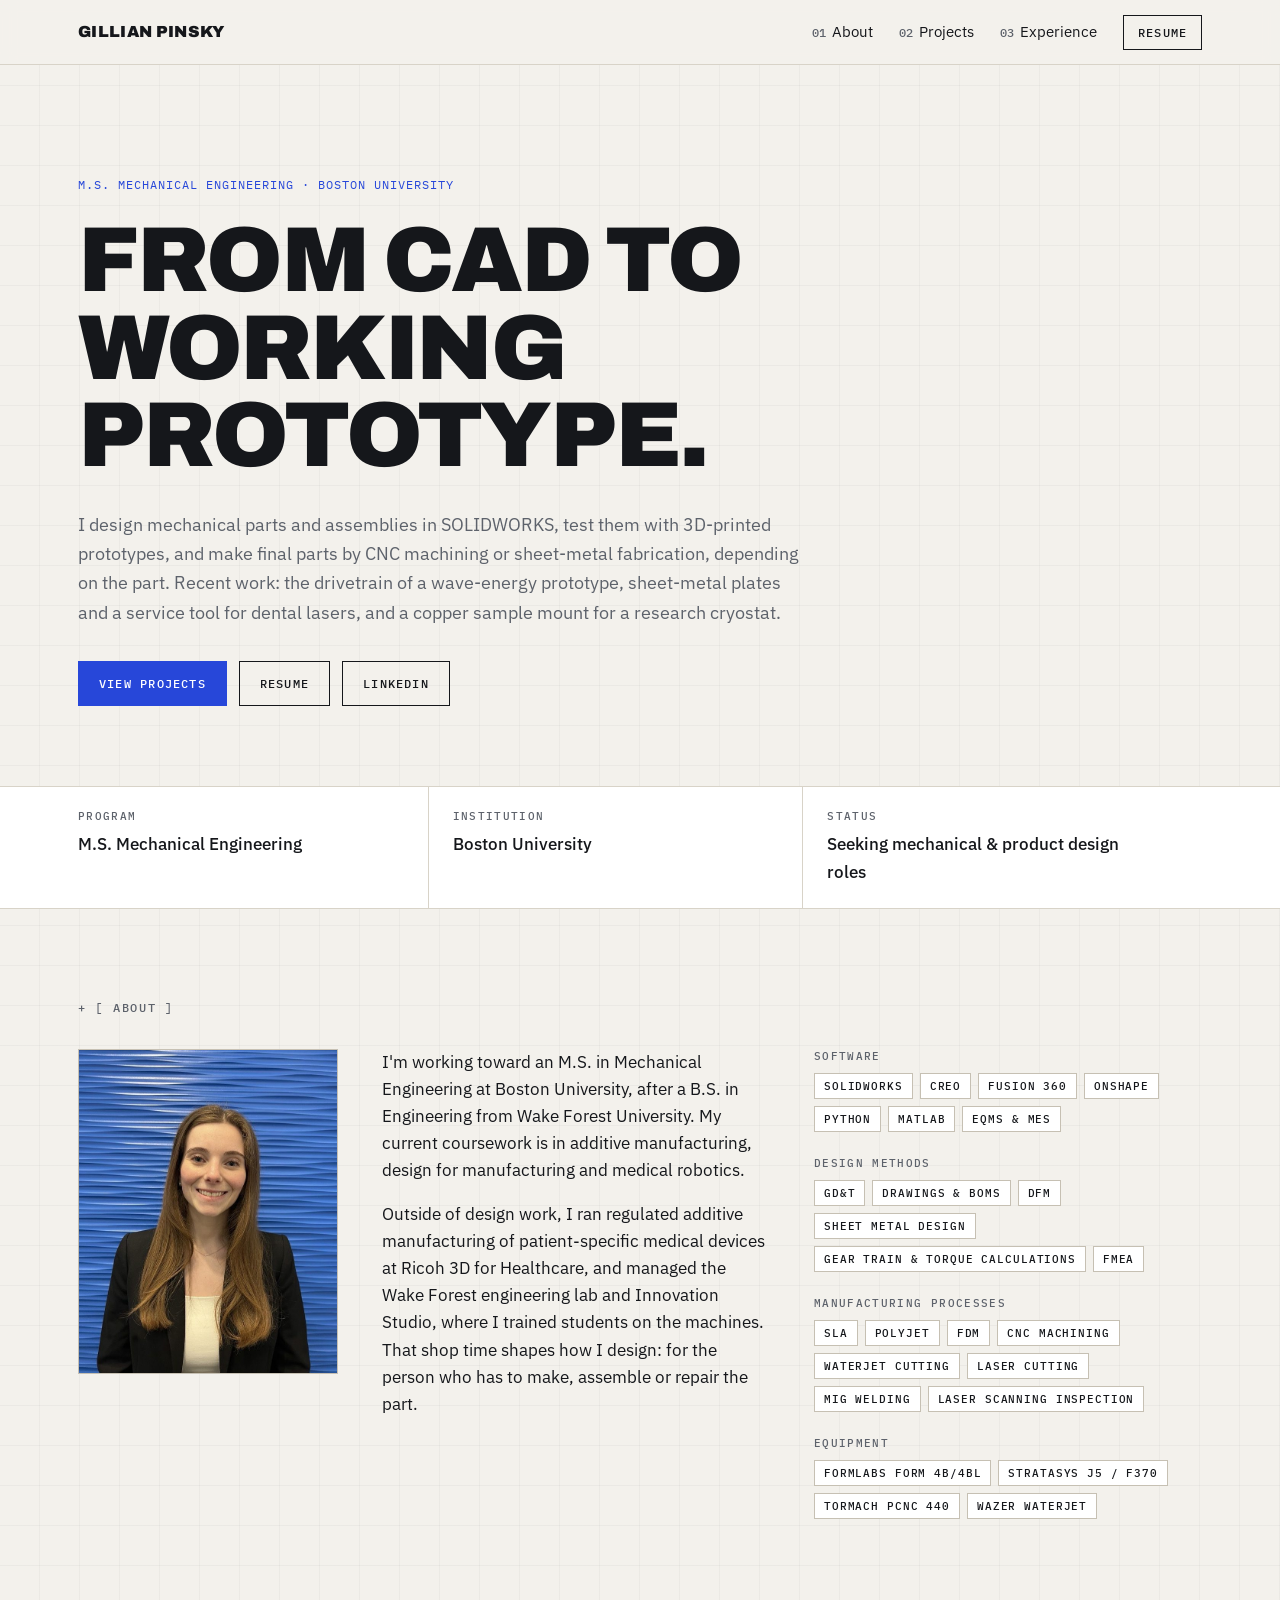
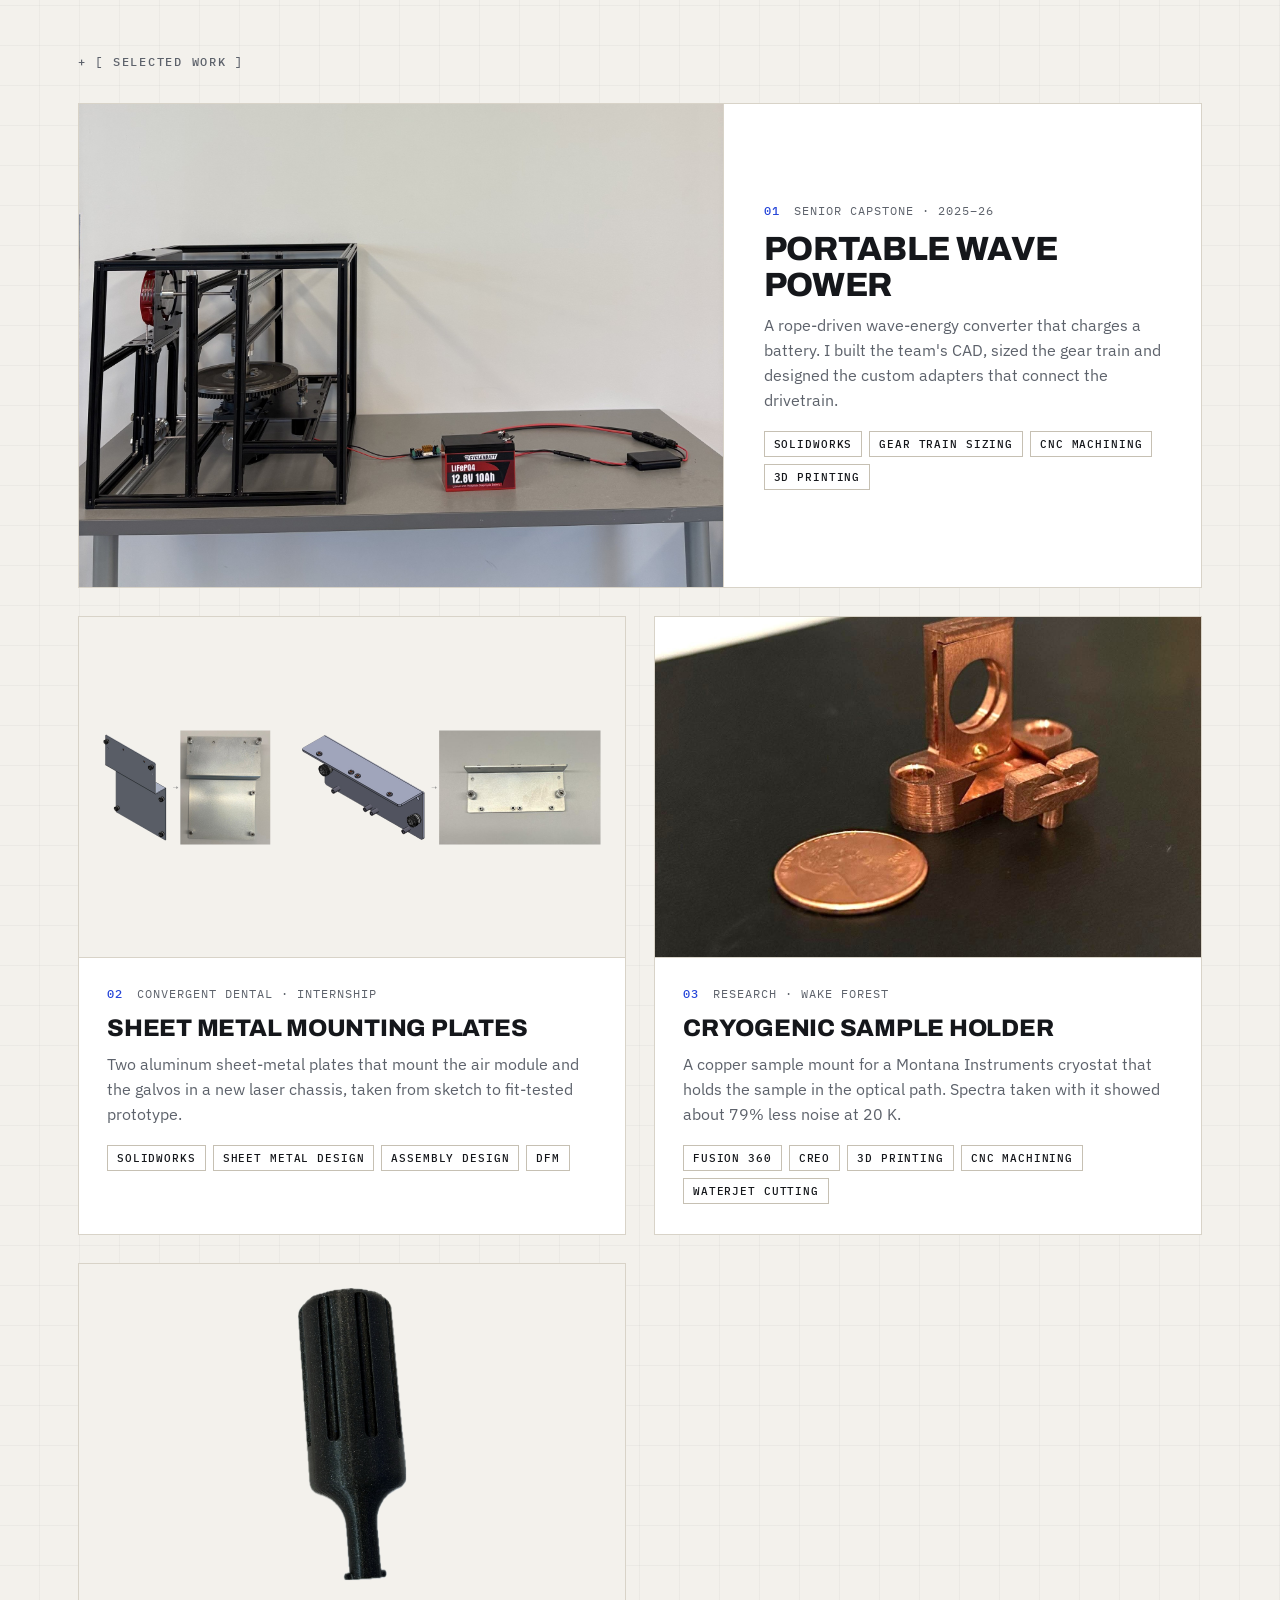
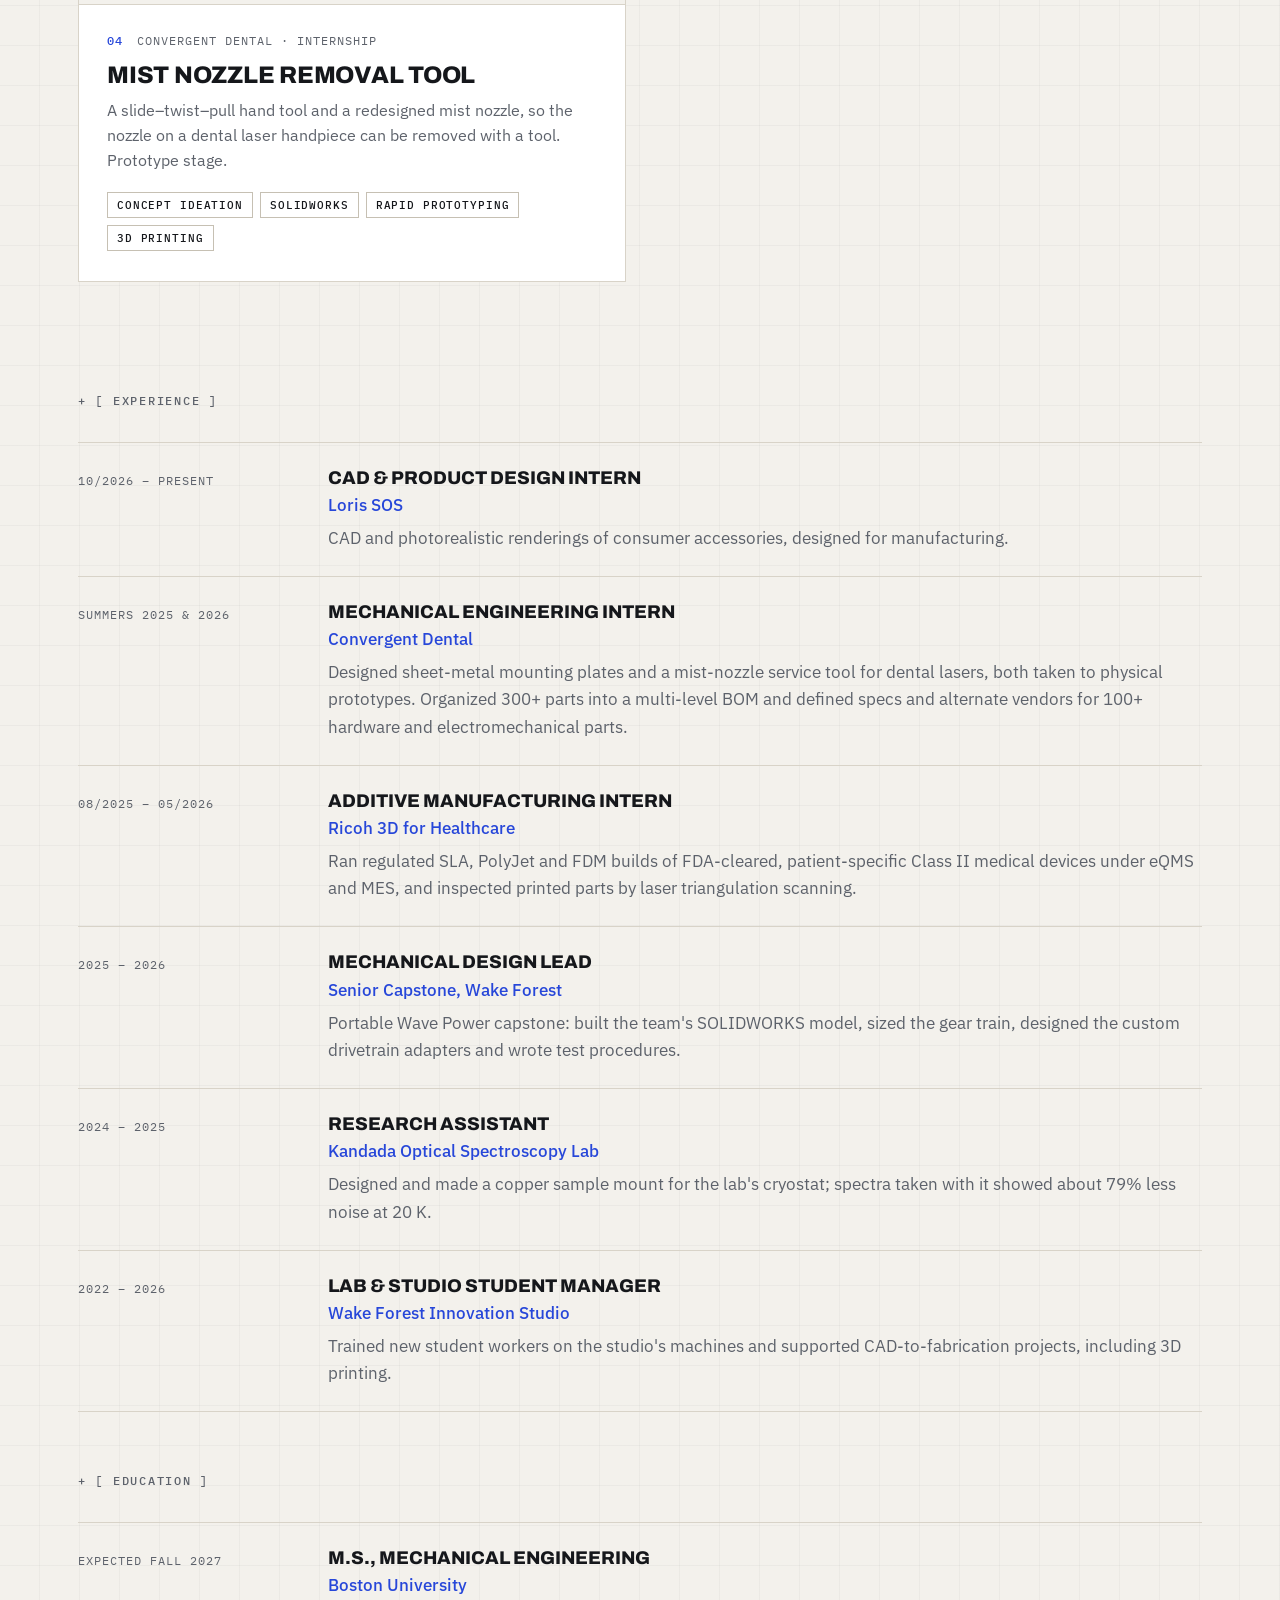
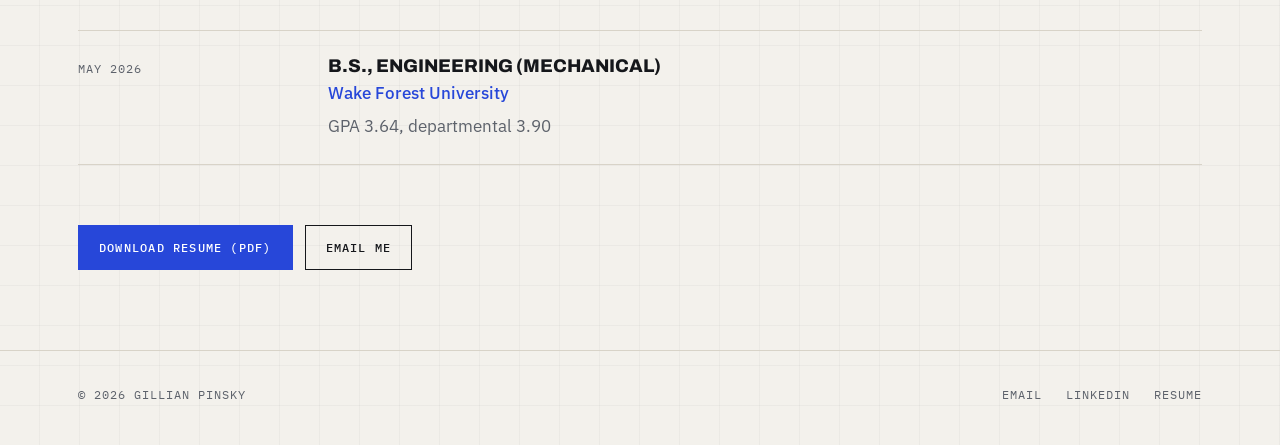
<file: index.html>
<!doctype html>
<html lang="en">
<head>
<meta charset="utf-8">
<meta name="viewport" content="width=device-width, initial-scale=1">
<title>Gillian Pinsky | Mechanical Engineer</title>
<meta name="description" content="Engineering portfolio of Gillian Pinsky: mechanical design, prototyping and fabrication.">
<meta property="og:title" content="Gillian Pinsky | Mechanical Engineer">
<meta property="og:description" content="Engineering portfolio of Gillian Pinsky: mechanical design, prototyping and fabrication.">
<meta property="og:image" content="assets/float-goat/prototype-front-three-quarter-1.jpg">
<link rel="icon" href="data:image/svg+xml,<svg xmlns='http://www.w3.org/2000/svg' viewBox='0 0 100 100'><rect width='100' height='100' fill='%2314161a'/><text x='50' y='66' font-size='46' text-anchor='middle' fill='%23f2f0eb' font-family='Arial' font-weight='900'>GP</text></svg>">
<link rel="preconnect" href="https://fonts.googleapis.com"><link rel="preconnect" href="https://fonts.gstatic.com" crossorigin><link href="https://fonts.googleapis.com/css2?family=Archivo:wght@500;700;800;900&family=IBM+Plex+Mono:wght@400;500&family=IBM+Plex+Sans:wght@400;500;600&display=swap" rel="stylesheet">
<link rel="stylesheet" href="css/style.css?v=1794277851">
</head>
<body>
<header class="hdr"><div class="wrap">
  <a class="brand" href="index.html#top">GILLIAN PINSKY</a>
  <nav><a href="index.html#about"><i>01</i>About</a><a href="index.html#projects"><i>02</i>Projects</a><a href="index.html#experience"><i>03</i>Experience</a><a class="resume" href="files/Gillian-Pinsky-Resume.pdf">Resume</a></nav>
</div></header>
<main id="top">

<section class="hero"><div class="wrap">
<div class="mono kicker">M.S. MECHANICAL ENGINEERING &middot; BOSTON UNIVERSITY</div>
<h1>From CAD to working prototype.</h1>
<p class="lede">I design mechanical parts and assemblies in SOLIDWORKS, test them with 3D-printed prototypes, and make final parts by CNC machining or sheet-metal fabrication, depending on the part. Recent work: the drivetrain of a wave-energy prototype, sheet-metal plates and a service tool for dental lasers, and a copper sample mount for a research cryostat.</p>
<div class="btns"><a class="btn solid" href="#projects">View projects</a><a class="btn" href="files/Gillian-Pinsky-Resume.pdf">Resume</a><a class="btn" href="https://www.linkedin.com/in/gillian-pinsky-1a576a236/">LinkedIn</a></div>
</div></section>

<section class="facts"><div class="wrap">
<div><div class="k">Program</div><div class="v">M.S. Mechanical Engineering</div></div>
<div><div class="k">Institution</div><div class="v">Boston University</div></div>
<div><div class="k">Status</div><div class="v">Seeking mechanical &amp; product design roles</div></div>
</div></section>

<section id="about" class="sec"><div class="wrap">
<div class="label">+ [ ABOUT ]</div>
<div class="about">
<img class="headshot" src="assets/about/headshot.jpg" alt="Gillian Pinsky">
<div class="prose">
<p>I'm working toward an M.S. in Mechanical Engineering at Boston University, after a B.S. in Engineering from Wake Forest University. My current coursework is in additive manufacturing, design for manufacturing and medical robotics.</p>
<p>Outside of design work, I ran regulated additive manufacturing of patient-specific medical devices at Ricoh 3D for Healthcare, and managed the Wake Forest engineering lab and Innovation Studio, where I trained students on the machines. That shop time shapes how I design: for the person who has to make, assemble or repair the part.</p>
</div>
<div class="skills">
<div class="k">Software</div><div class="chips"><span>SOLIDWORKS</span><span>Creo</span><span>Fusion 360</span><span>Onshape</span><span>Python</span><span>MATLAB</span><span>eQMS &amp; MES</span></div>
<div class="k">Design methods</div><div class="chips"><span>GD&amp;T</span><span>Drawings &amp; BOMs</span><span>DFM</span><span>Sheet metal design</span><span>Gear train &amp; torque calculations</span><span>FMEA</span></div>
<div class="k">Manufacturing processes</div><div class="chips"><span>SLA</span><span>PolyJet</span><span>FDM</span><span>CNC machining</span><span>Waterjet cutting</span><span>Laser cutting</span><span>MIG welding</span><span>Laser scanning inspection</span></div>
<div class="k">Equipment</div><div class="chips"><span>Formlabs Form 4B/4BL</span><span>Stratasys J5 / F370</span><span>Tormach PCNC 440</span><span>Wazer waterjet</span></div>
</div>
</div>
</div></section>

<section id="projects" class="sec"><div class="wrap">
<div class="label">+ [ SELECTED WORK ]</div>
<div class="cards"><a class="card" href="projects/float-goat.html">
<div class="thumb"><img src="assets/float-goat/card-float-goat-v2.jpg" alt="Portable Wave Power" loading="lazy"></div>
<div class="card-body"><div class="mono row"><b>01</b><span>SENIOR CAPSTONE &middot; 2025&ndash;26</span></div>
<h3>Portable Wave Power</h3><p>A rope-driven wave-energy converter that charges a battery. I built the team's CAD, sized the gear train and designed the custom adapters that connect the drivetrain.</p><div class="chips"><span>SOLIDWORKS</span><span>Gear train sizing</span><span>CNC machining</span><span>3D printing</span></div></div></a><a class="card" href="projects/sheet-metal-plates.html">
<div class="thumb pad"><img src="assets/plates/hero-cad-to-prototype.png" alt="Sheet Metal Mounting Plates" loading="lazy"></div>
<div class="card-body"><div class="mono row"><b>02</b><span>CONVERGENT DENTAL &middot; INTERNSHIP</span></div>
<h3>Sheet Metal Mounting Plates</h3><p>Two aluminum sheet-metal plates that mount the air module and the galvos in a new laser chassis, taken from sketch to fit-tested prototype.</p><div class="chips"><span>SOLIDWORKS</span><span>Sheet metal design</span><span>Assembly design</span><span>DFM</span></div></div></a><a class="card" href="projects/cryogenic-sample-holder.html">
<div class="thumb"><img src="assets/cryo/machined-final-penny.jpg" alt="Cryogenic Sample Holder" loading="lazy"></div>
<div class="card-body"><div class="mono row"><b>03</b><span>RESEARCH &middot; WAKE FOREST</span></div>
<h3>Cryogenic Sample Holder</h3><p>A copper sample mount for a Montana Instruments cryostat that holds the sample in the optical path. Spectra taken with it showed about 79% less noise at 20 K.</p><div class="chips"><span>Fusion 360</span><span>Creo</span><span>3D printing</span><span>CNC machining</span><span>Waterjet cutting</span></div></div></a><a class="card" href="projects/mist-nozzle-tool.html">
<div class="thumb pad"><img src="assets/nozzle/printed-tool.png" alt="Mist Nozzle Removal Tool" loading="lazy"></div>
<div class="card-body"><div class="mono row"><b>04</b><span>CONVERGENT DENTAL &middot; INTERNSHIP</span></div>
<h3>Mist Nozzle Removal Tool</h3><p>A slide&ndash;twist&ndash;pull hand tool and a redesigned mist nozzle, so the nozzle on a dental laser handpiece can be removed with a tool. Prototype stage.</p><div class="chips"><span>Concept ideation</span><span>SOLIDWORKS</span><span>Rapid prototyping</span><span>3D printing</span></div></div></a></div>
</div></section>

<section id="experience" class="sec"><div class="wrap">
<div class="label">+ [ EXPERIENCE ]</div>
<div class="xp"><div class="xp-row"><div class="mono when">10/2026 &ndash; Present</div><div><h3>CAD &amp; Product Design Intern</h3><div class="org">Loris SOS</div><p>CAD and photorealistic renderings of consumer accessories, designed for manufacturing.</p></div></div><div class="xp-row"><div class="mono when">Summers 2025 &amp; 2026</div><div><h3>Mechanical Engineering Intern</h3><div class="org">Convergent Dental</div><p>Designed sheet-metal mounting plates and a mist-nozzle service tool for dental lasers, both taken to physical prototypes. Organized 300+ parts into a multi-level BOM and defined specs and alternate vendors for 100+ hardware and electromechanical parts.</p></div></div><div class="xp-row"><div class="mono when">08/2025 &ndash; 05/2026</div><div><h3>Additive Manufacturing Intern</h3><div class="org">Ricoh 3D for Healthcare</div><p>Ran regulated SLA, PolyJet and FDM builds of FDA-cleared, patient-specific Class II medical devices under eQMS and MES, and inspected printed parts by laser triangulation scanning.</p></div></div><div class="xp-row"><div class="mono when">2025 &ndash; 2026</div><div><h3>Mechanical Design Lead</h3><div class="org">Senior Capstone, Wake Forest</div><p>Portable Wave Power capstone: built the team's SOLIDWORKS model, sized the gear train, designed the custom drivetrain adapters and wrote test procedures.</p></div></div><div class="xp-row"><div class="mono when">2024 &ndash; 2025</div><div><h3>Research Assistant</h3><div class="org">Kandada Optical Spectroscopy Lab</div><p>Designed and made a copper sample mount for the lab's cryostat; spectra taken with it showed about 79% less noise at 20 K.</p></div></div><div class="xp-row"><div class="mono when">2022 &ndash; 2026</div><div><h3>Lab &amp; Studio Student Manager</h3><div class="org">Wake Forest Innovation Studio</div><p>Trained new student workers on the studio's machines and supported CAD-to-fabrication projects, including 3D printing.</p></div></div></div>
<div class="label">+ [ EDUCATION ]</div>
<div class="xp">
<div class="xp-row"><div class="mono when">Expected Fall 2027</div><div><h3>M.S., Mechanical Engineering</h3><div class="org">Boston University</div></div></div>
<div class="xp-row"><div class="mono when">May 2026</div><div><h3>B.S., Engineering (Mechanical)</h3><div class="org">Wake Forest University</div><p>GPA 3.64, departmental 3.90</p></div></div>
</div>
<div class="btns"><a class="btn solid" href="files/Gillian-Pinsky-Resume.pdf">Download resume (PDF)</a><a class="btn" href="mailto:gillianapinsky@gmail.com">Email me</a></div>
</div></section>

</main>
<footer class="ftr"><div class="wrap">
  <div class="mono">&copy; 2026 GILLIAN PINSKY</div>
  <div class="mono links"><a href="mailto:gillianapinsky@gmail.com">EMAIL</a><a href="https://www.linkedin.com/in/gillian-pinsky-1a576a236/">LINKEDIN</a><a href="files/Gillian-Pinsky-Resume.pdf">RESUME</a></div>
</div></footer>
</body>
</html>
</file>
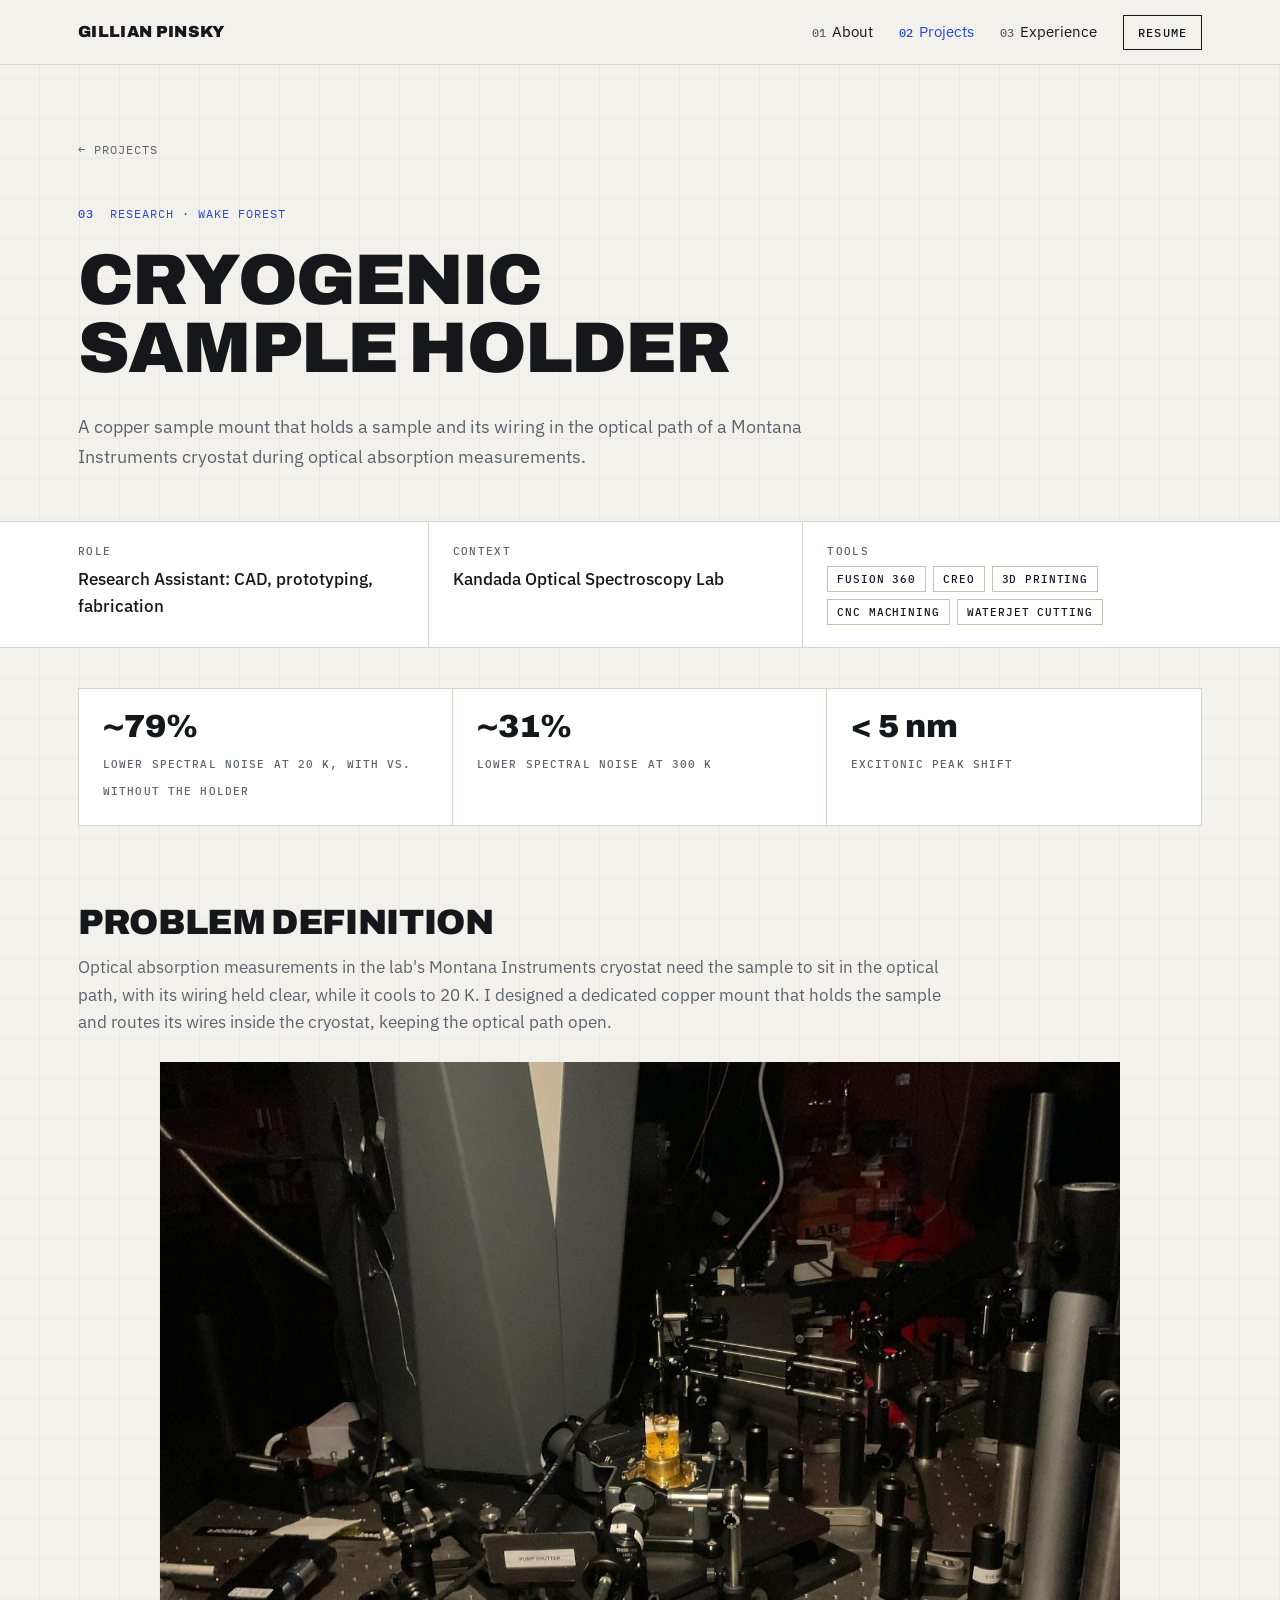
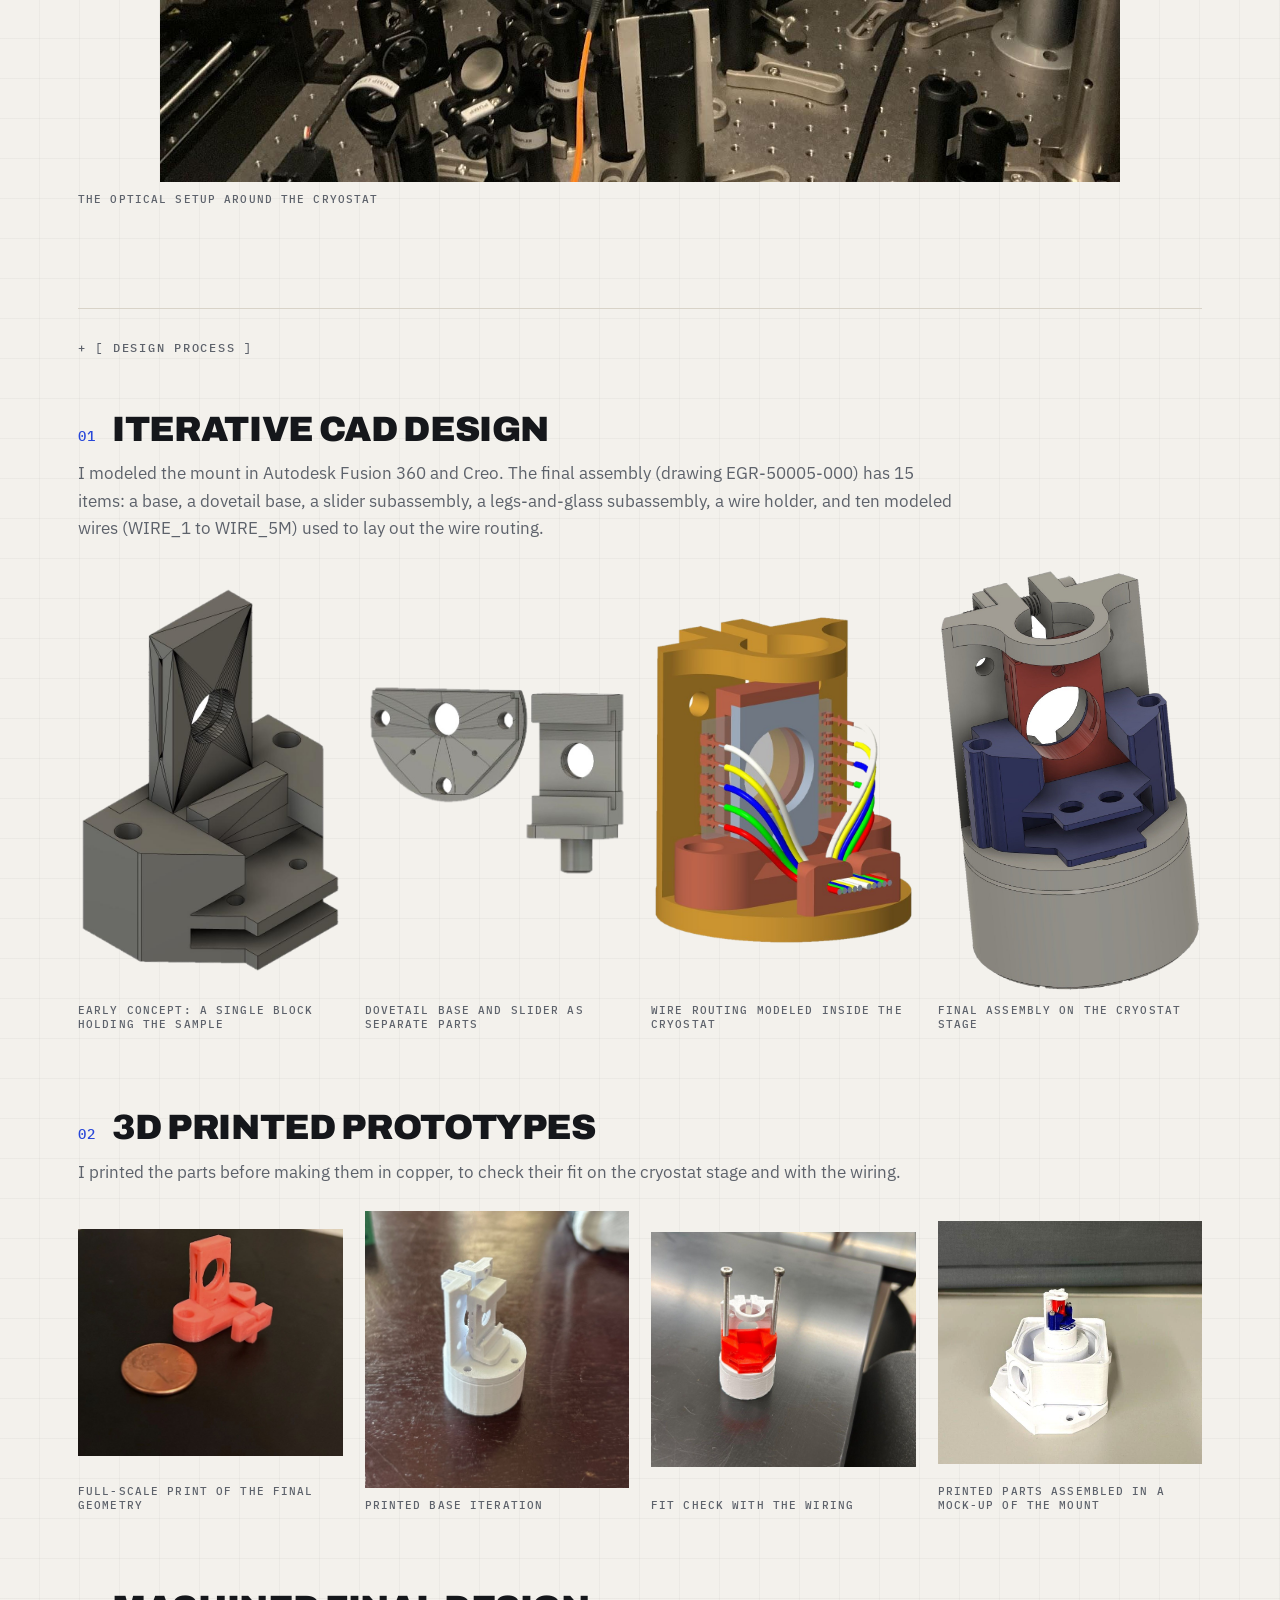
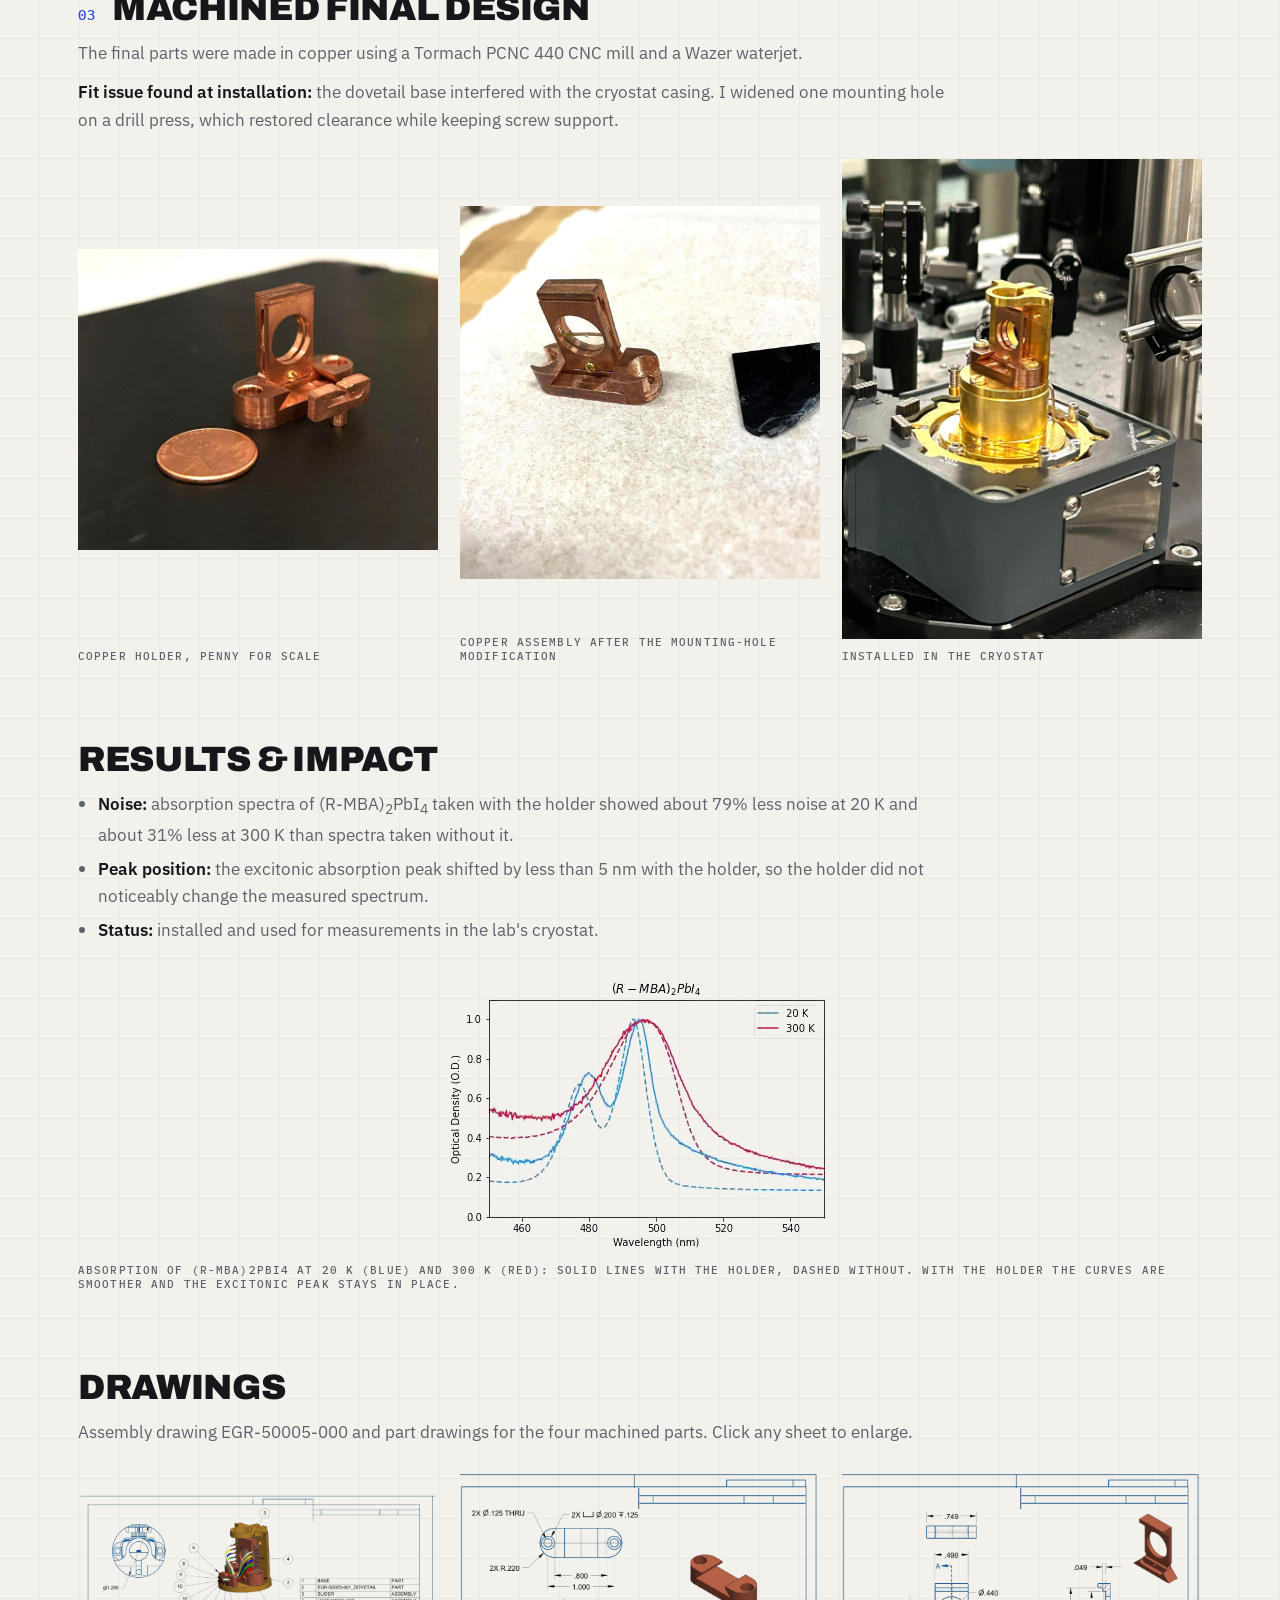
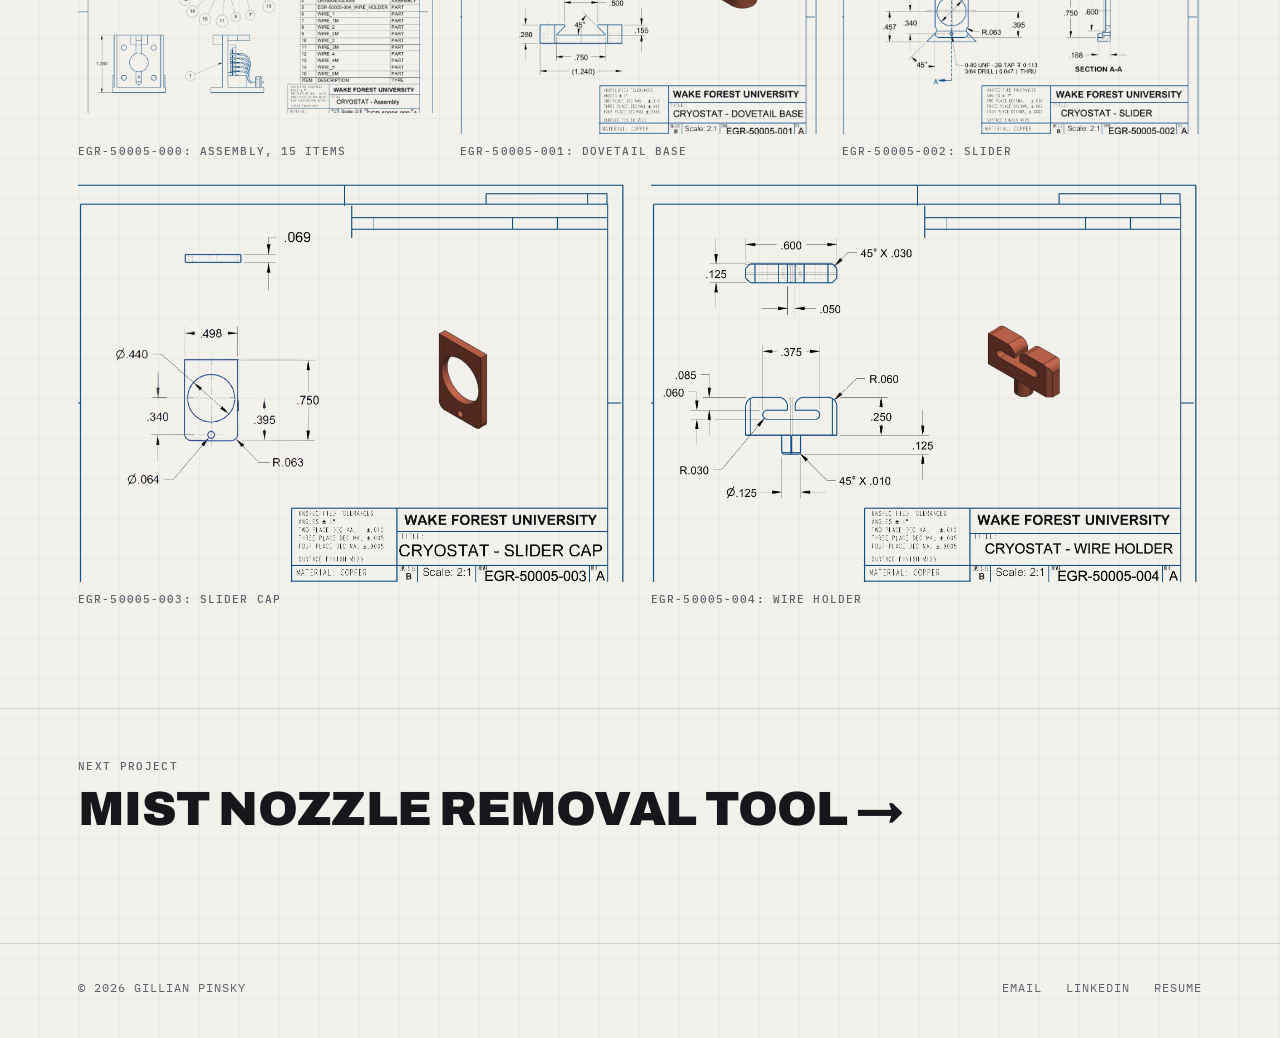
<file: projects/cryogenic-sample-holder.html>
<!doctype html>
<html lang="en">
<head>
<meta charset="utf-8">
<meta name="viewport" content="width=device-width, initial-scale=1">
<title>Cryogenic Sample Holder | Gillian Pinsky</title>
<meta name="description" content="A copper sample mount for a Montana Instruments cryostat that holds the sample in the optical path. Spectra taken with it showed about 79% less noise at 20 K.">
<meta property="og:title" content="Cryogenic Sample Holder | Gillian Pinsky">
<meta property="og:description" content="A copper sample mount for a Montana Instruments cryostat that holds the sample in the optical path. Spectra taken with it showed about 79% less noise at 20 K.">
<meta property="og:image" content="../assets/float-goat/prototype-front-three-quarter-1.jpg">
<link rel="icon" href="data:image/svg+xml,<svg xmlns='http://www.w3.org/2000/svg' viewBox='0 0 100 100'><rect width='100' height='100' fill='%2314161a'/><text x='50' y='66' font-size='46' text-anchor='middle' fill='%23f2f0eb' font-family='Arial' font-weight='900'>GP</text></svg>">
<link rel="preconnect" href="https://fonts.googleapis.com"><link rel="preconnect" href="https://fonts.gstatic.com" crossorigin><link href="https://fonts.googleapis.com/css2?family=Archivo:wght@500;700;800;900&family=IBM+Plex+Mono:wght@400;500&family=IBM+Plex+Sans:wght@400;500;600&display=swap" rel="stylesheet">
<link rel="stylesheet" href="../css/style.css?v=1794277851">
</head>
<body>
<header class="hdr"><div class="wrap">
  <a class="brand" href="../index.html#top">GILLIAN PINSKY</a>
  <nav><a href="../index.html#about"><i>01</i>About</a><a class="on" href="../index.html#projects"><i>02</i>Projects</a><a href="../index.html#experience"><i>03</i>Experience</a><a class="resume" href="../files/Gillian-Pinsky-Resume.pdf">Resume</a></nav>
</div></header>
<main id="top">
<section class="phero"><div class="wrap">
<a class="back mono" href="../index.html#projects">&larr; PROJECTS</a>
<div class="mono kicker"><b>03</b> &nbsp;RESEARCH &middot; WAKE FOREST</div>
<h1>Cryogenic Sample Holder</h1>
<p class="lede">A copper sample mount that holds a sample and its wiring in the optical path of a Montana Instruments cryostat during optical absorption measurements.</p>
</div></section>
<section class="facts"><div class="wrap"><div><div class="k">Role</div><div class="v">Research Assistant: CAD, prototyping, fabrication</div></div><div><div class="k">Context</div><div class="v">Kandada Optical Spectroscopy Lab</div></div><div><div class="k">Tools</div><div class="v"><div class="chips"><span>Fusion 360</span><span>Creo</span><span>3D printing</span><span>CNC machining</span><span>Waterjet cutting</span></div></div></div></div></section>
<section class="block hero-fig"><div class="wrap"><div class="stats"><div><b>~79%</b><span>lower spectral noise at 20 K, with vs. without the holder</span></div><div><b>~31%</b><span>lower spectral noise at 300 K</span></div><div><b>&lt; 5 nm</b><span>excitonic peak shift</span></div></div></div></section>
<section class="block"><div class="wrap"><div class="block-text"><h2>Problem Definition</h2><p>Optical absorption measurements in the lab's Montana Instruments cryostat need the sample to sit in the optical path, with its wiring held clear, while it cools to 20 K. I designed a dedicated copper mount that holds the sample and routes its wires inside the cryostat, keeping the optical path open.</p></div><figure class="fig"><a class="frame" href="../assets/cryo/optical-setup.jpg"><img src="../assets/cryo/optical-setup.jpg" alt="The optical setup around the cryostat" loading="lazy"></a><figcaption>The optical setup around the cryostat</figcaption></figure></div></section><section class="block"><div class="wrap"><div class="label">+ [ DESIGN PROCESS ]</div></div></section><section class="block"><div class="wrap"><div class="block-text"><h2><span class="num">01</span>Iterative CAD Design</h2><p>I modeled the mount in Autodesk Fusion 360 and Creo. The final assembly (drawing EGR-50005-000) has 15 items: a base, a dovetail base, a slider subassembly, a legs-and-glass subassembly, a wire holder, and ten modeled wires (WIRE_1 to WIRE_5M) used to lay out the wire routing.</p></div><div class="figrow n4"><figure class="fig pad"><a class="frame" href="../assets/cryo/cad-1.jpg"><img src="../assets/cryo/cad-1.png" alt="Early concept: a single block holding the sample" loading="lazy"></a><figcaption>Early concept: a single block holding the sample</figcaption></figure><figure class="fig pad"><a class="frame" href="../assets/cryo/cad-2.jpg"><img src="../assets/cryo/cad-2.png" alt="Dovetail base and slider as separate parts" loading="lazy"></a><figcaption>Dovetail base and slider as separate parts</figcaption></figure><figure class="fig pad"><a class="frame" href="../assets/cryo/cad-3.jpg"><img src="../assets/cryo/cad-3.png" alt="Wire routing modeled inside the cryostat" loading="lazy"></a><figcaption>Wire routing modeled inside the cryostat</figcaption></figure><figure class="fig pad"><a class="frame" href="../assets/cryo/cad-render-iso.jpg"><img src="../assets/cryo/cad-render-iso.png" alt="Final assembly on the cryostat stage" loading="lazy"></a><figcaption>Final assembly on the cryostat stage</figcaption></figure></div></div></section><section class="block"><div class="wrap"><div class="block-text"><h2><span class="num">02</span>3D Printed Prototypes</h2><p>I printed the parts before making them in copper, to check their fit on the cryostat stage and with the wiring.</p></div><div class="figrow n4"><figure class="fig"><a class="frame" href="../assets/cryo/print-1.jpg"><img src="../assets/cryo/print-1.jpg" alt="Full-scale print of the final geometry" loading="lazy"></a><figcaption>Full-scale print of the final geometry</figcaption></figure><figure class="fig"><a class="frame" href="../assets/cryo/print-2.jpg"><img src="../assets/cryo/print-2.jpg" alt="Printed base iteration" loading="lazy"></a><figcaption>Printed base iteration</figcaption></figure><figure class="fig"><a class="frame" href="../assets/cryo/print-3.jpg"><img src="../assets/cryo/print-3.jpg" alt="Fit check with the wiring" loading="lazy"></a><figcaption>Fit check with the wiring</figcaption></figure><figure class="fig"><a class="frame" href="../assets/cryo/print-4.jpg"><img src="../assets/cryo/print-4.jpg" alt="Printed parts assembled in a mock-up of the mount" loading="lazy"></a><figcaption>Printed parts assembled in a mock-up of the mount</figcaption></figure></div></div></section><section class="block"><div class="wrap"><div class="block-text"><h2><span class="num">03</span>Machined Final Design</h2><p>The final parts were made in copper using a Tormach PCNC 440 CNC mill and a Wazer waterjet.</p><p><b>Fit issue found at installation:</b> the dovetail base interfered with the cryostat casing. I widened one mounting hole on a drill press, which restored clearance while keeping screw support.</p></div><div class="figrow n3"><figure class="fig"><a class="frame" href="../assets/cryo/machined-final-penny.jpg"><img src="../assets/cryo/machined-final-penny.jpg" alt="Copper holder, penny for scale" loading="lazy"></a><figcaption>Copper holder, penny for scale</figcaption></figure><figure class="fig"><a class="frame" href="../assets/cryo/modified.jpg"><img src="../assets/cryo/modified.jpg" alt="Copper assembly after the mounting-hole modification" loading="lazy"></a><figcaption>Copper assembly after the mounting-hole modification</figcaption></figure><figure class="fig"><a class="frame" href="../assets/cryo/installed-final.jpg"><img src="../assets/cryo/installed-final.jpg" alt="Installed in the cryostat" loading="lazy"></a><figcaption>Installed in the cryostat</figcaption></figure></div></div></section><section class="block"><div class="wrap"><div class="block-text"><h2>Results &amp; Impact</h2><ul><li><b>Noise:</b> absorption spectra of (R-MBA)<sub>2</sub>PbI<sub>4</sub> taken with the holder showed about 79% less noise at 20 K and about 31% less at 300 K than spectra taken without it.</li><li><b>Peak position:</b> the excitonic absorption peak shifted by less than 5 nm with the holder, so the holder did not noticeably change the measured spectrum.</li><li><b>Status:</b> installed and used for measurements in the lab's cryostat.</li></ul></div><figure class="fig pad small"><a class="frame" href="../assets/cryo/optical-stability-chart.jpg"><img src="../assets/cryo/optical-stability-chart.png" alt="Absorption of (R-MBA)2PbI4 at 20 K (blue) and 300 K (red): solid lines with the holder, dashed without. With the holder the curves are smoother and the excitonic peak stays in place." loading="lazy"></a><figcaption>Absorption of (R-MBA)2PbI4 at 20 K (blue) and 300 K (red): solid lines with the holder, dashed without. With the holder the curves are smoother and the excitonic peak stays in place.</figcaption></figure></div></section><section class="block"><div class="wrap"><div class="block-text"><h2>Drawings</h2><p>Assembly drawing EGR-50005-000 and part drawings for the four machined parts. Click any sheet to enlarge.</p></div><div class="figrow n3"><figure class="fig pad"><a class="frame" href="../assets/cryo/drawing-1.jpg"><img src="../assets/cryo/drawing-1.png" alt="EGR-50005-000: assembly, 15 items" loading="lazy"></a><figcaption>EGR-50005-000: assembly, 15 items</figcaption></figure><figure class="fig pad"><a class="frame" href="../assets/cryo/drawing-2.jpg"><img src="../assets/cryo/drawing-2.png" alt="EGR-50005-001: dovetail base" loading="lazy"></a><figcaption>EGR-50005-001: dovetail base</figcaption></figure><figure class="fig pad"><a class="frame" href="../assets/cryo/drawing-3.jpg"><img src="../assets/cryo/drawing-3.png" alt="EGR-50005-002: slider" loading="lazy"></a><figcaption>EGR-50005-002: slider</figcaption></figure></div><div class="figrow n2"><figure class="fig pad"><a class="frame" href="../assets/cryo/drawing-4.jpg"><img src="../assets/cryo/drawing-4.png" alt="EGR-50005-003: slider cap" loading="lazy"></a><figcaption>EGR-50005-003: slider cap</figcaption></figure><figure class="fig pad"><a class="frame" href="../assets/cryo/drawing-5.jpg"><img src="../assets/cryo/drawing-5.png" alt="EGR-50005-004: wire holder" loading="lazy"></a><figcaption>EGR-50005-004: wire holder</figcaption></figure></div></div></section>
<section class="next"><div class="wrap">
<div class="mono k">NEXT PROJECT</div>
<a href="mist-nozzle-tool.html">Mist Nozzle Removal Tool &rarr;</a>
</div></section>
</main>
<footer class="ftr"><div class="wrap">
  <div class="mono">&copy; 2026 GILLIAN PINSKY</div>
  <div class="mono links"><a href="mailto:gillianapinsky@gmail.com">EMAIL</a><a href="https://www.linkedin.com/in/gillian-pinsky-1a576a236/">LINKEDIN</a><a href="../files/Gillian-Pinsky-Resume.pdf">RESUME</a></div>
</div></footer>
</body>
</html>
</file>
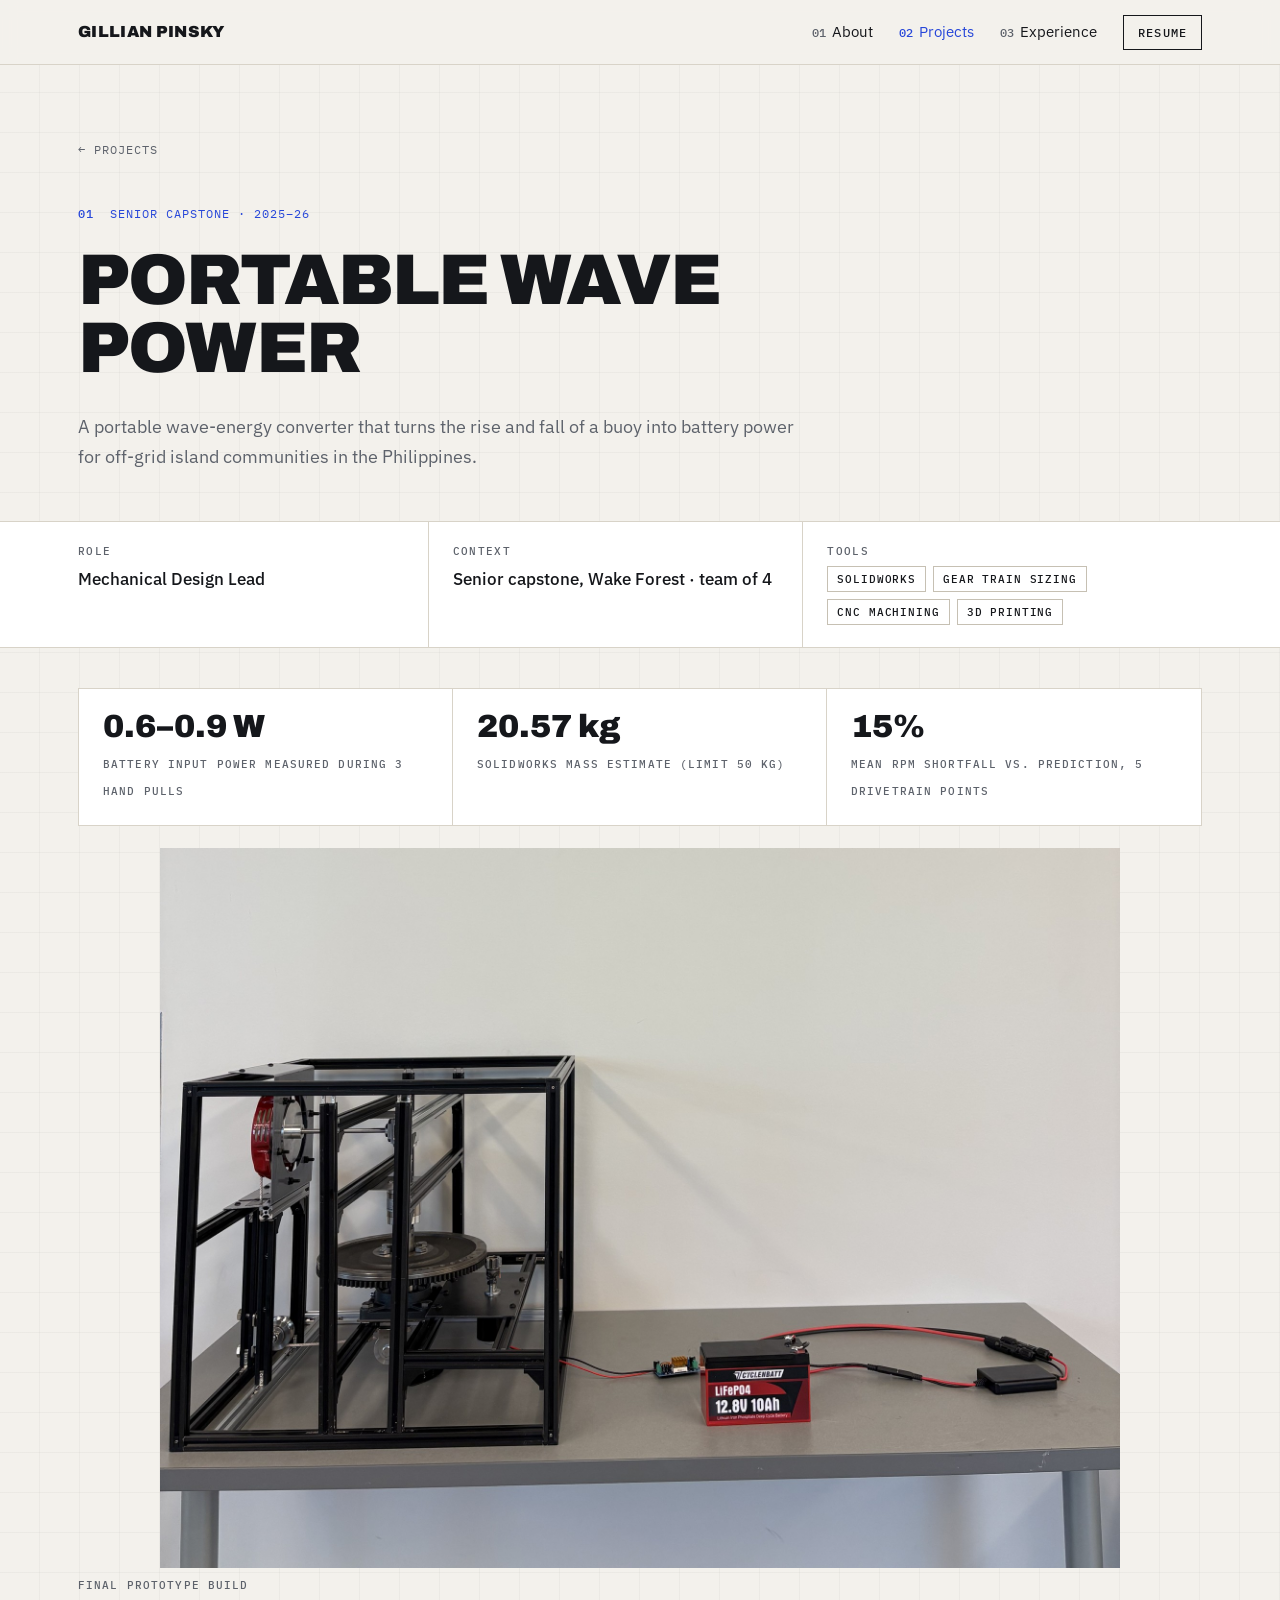
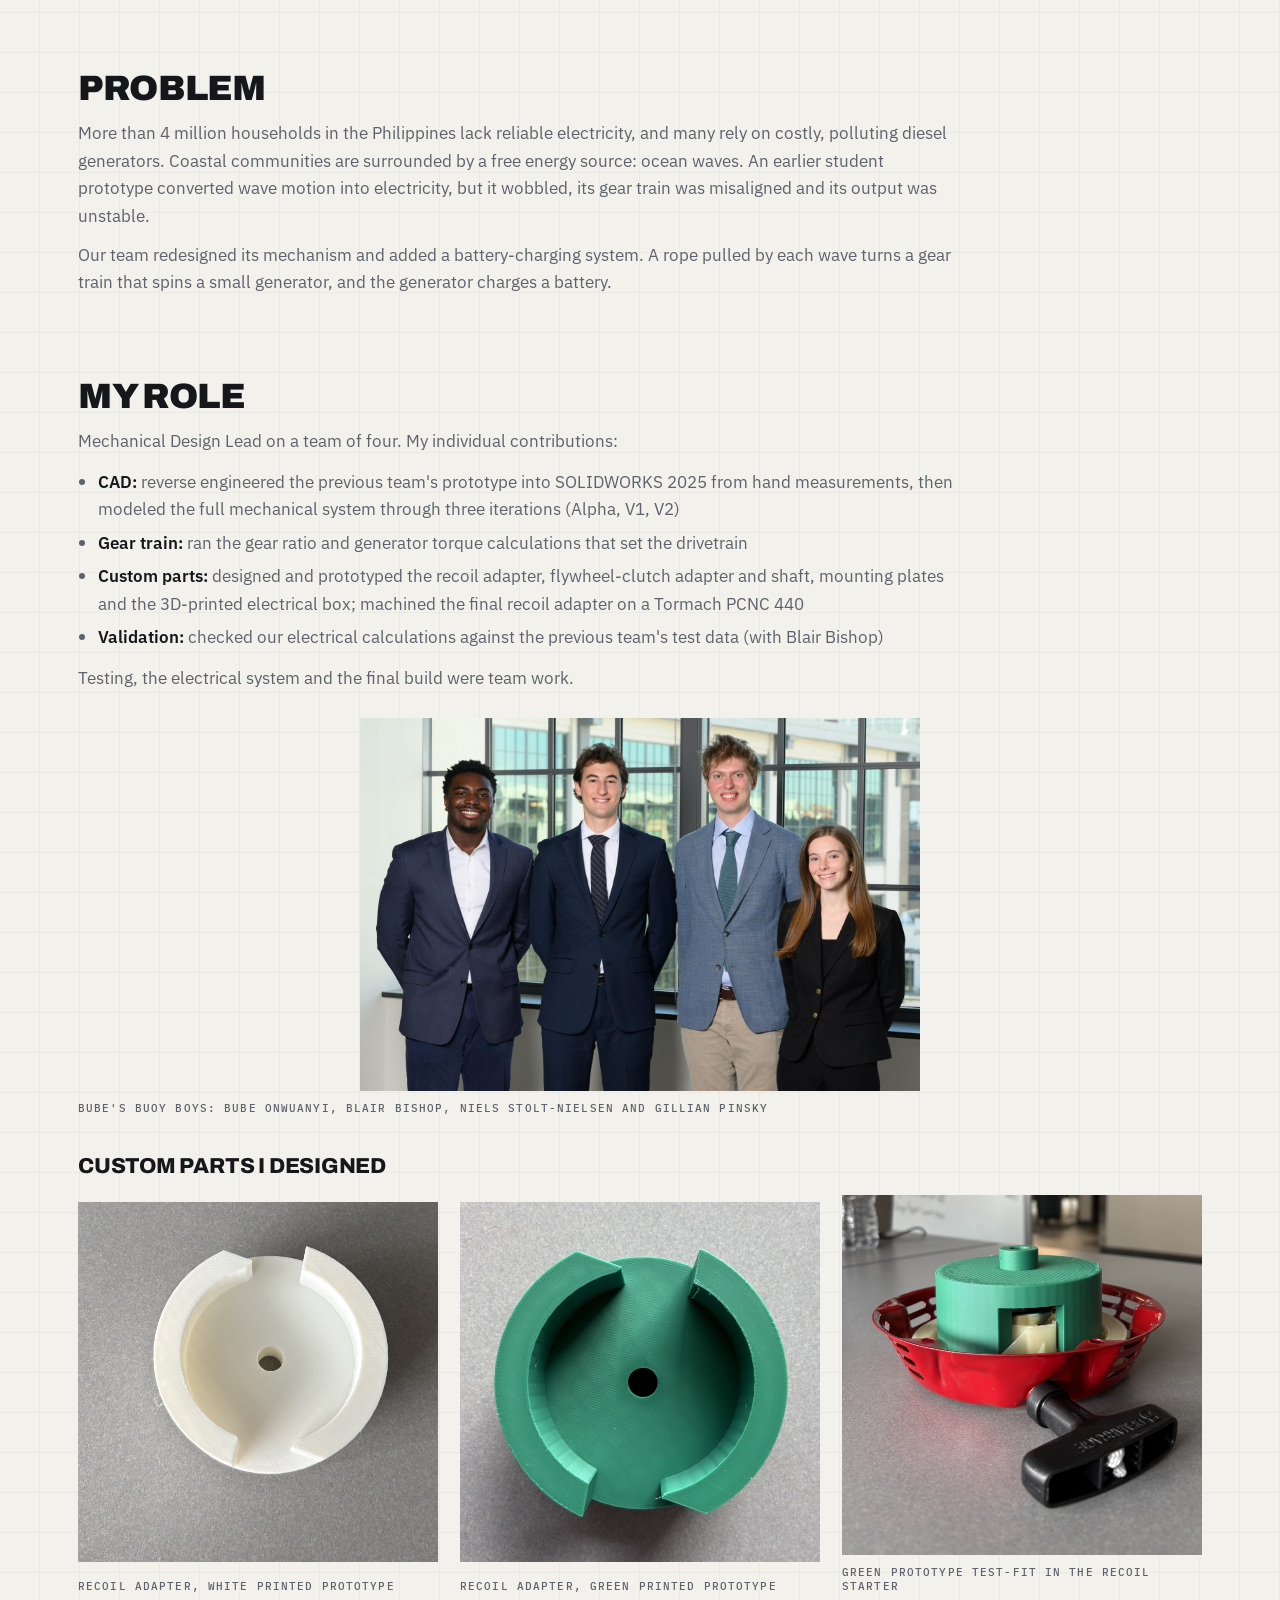
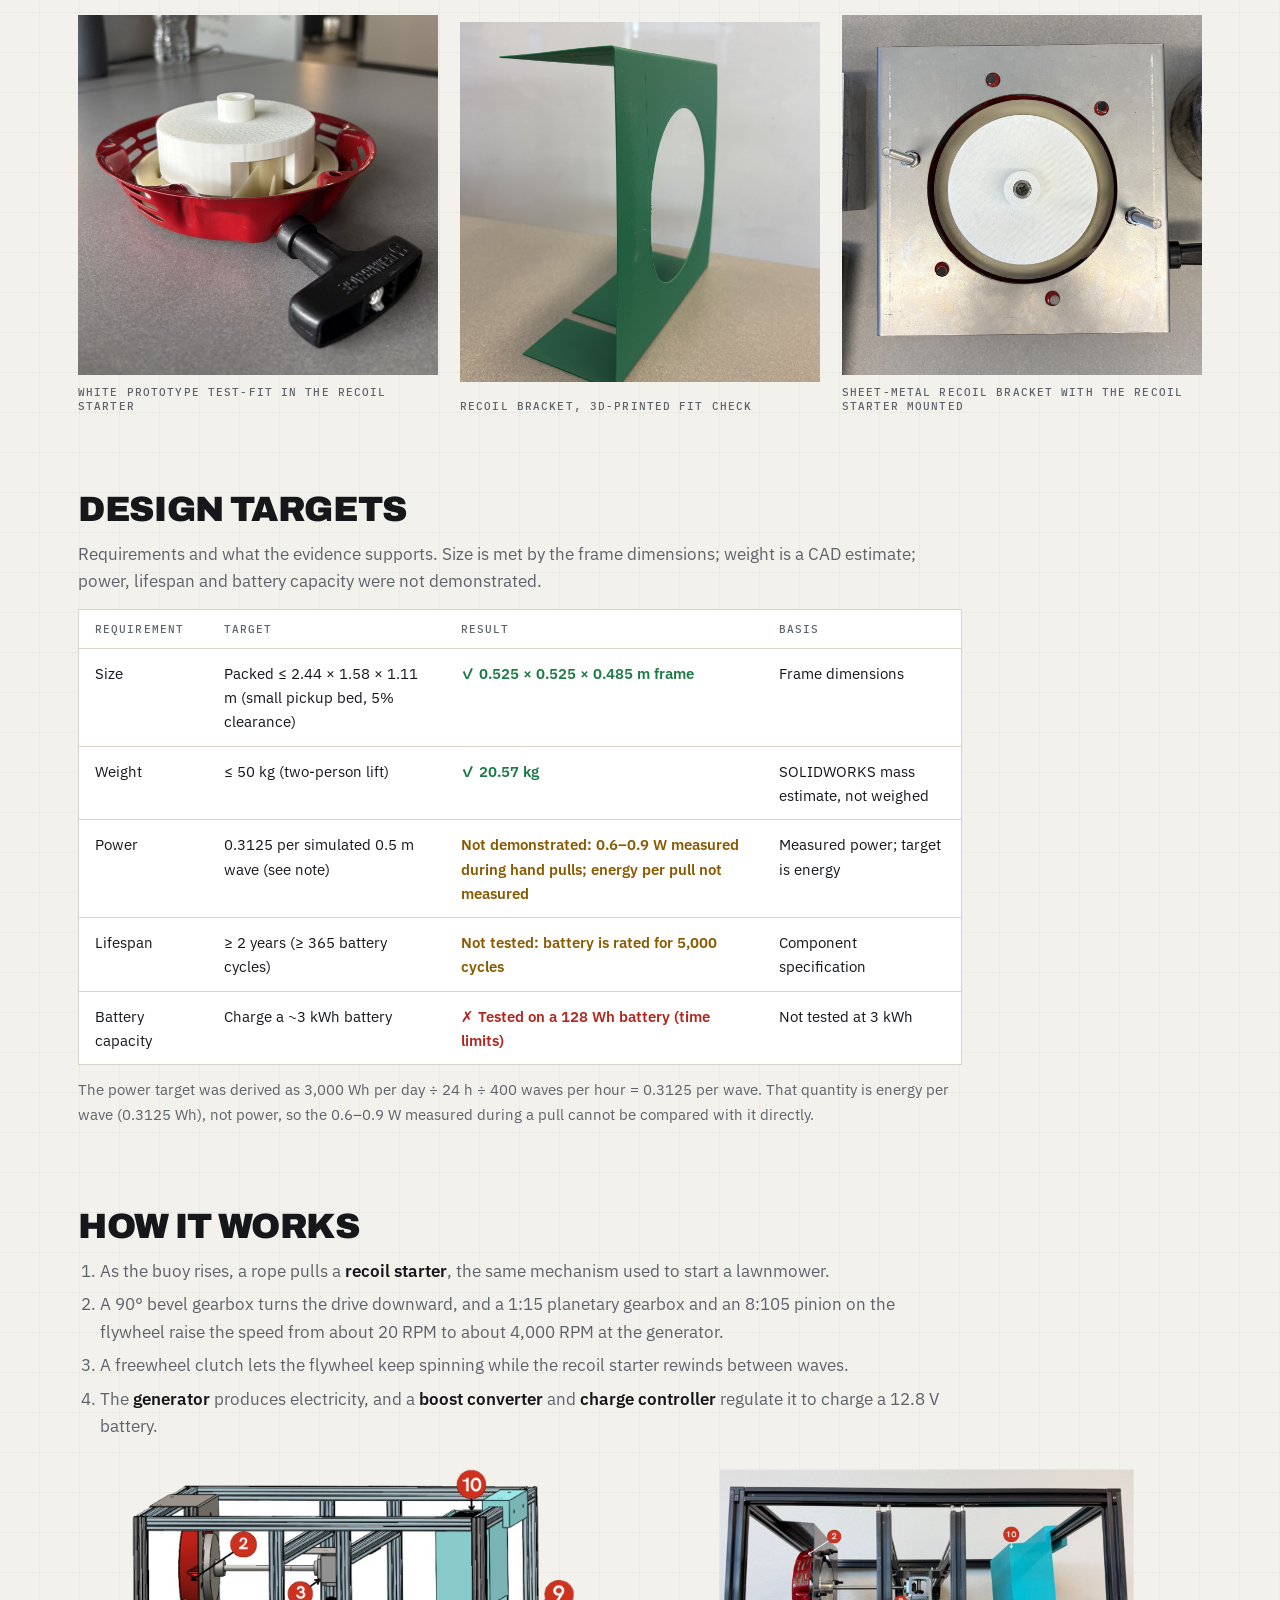
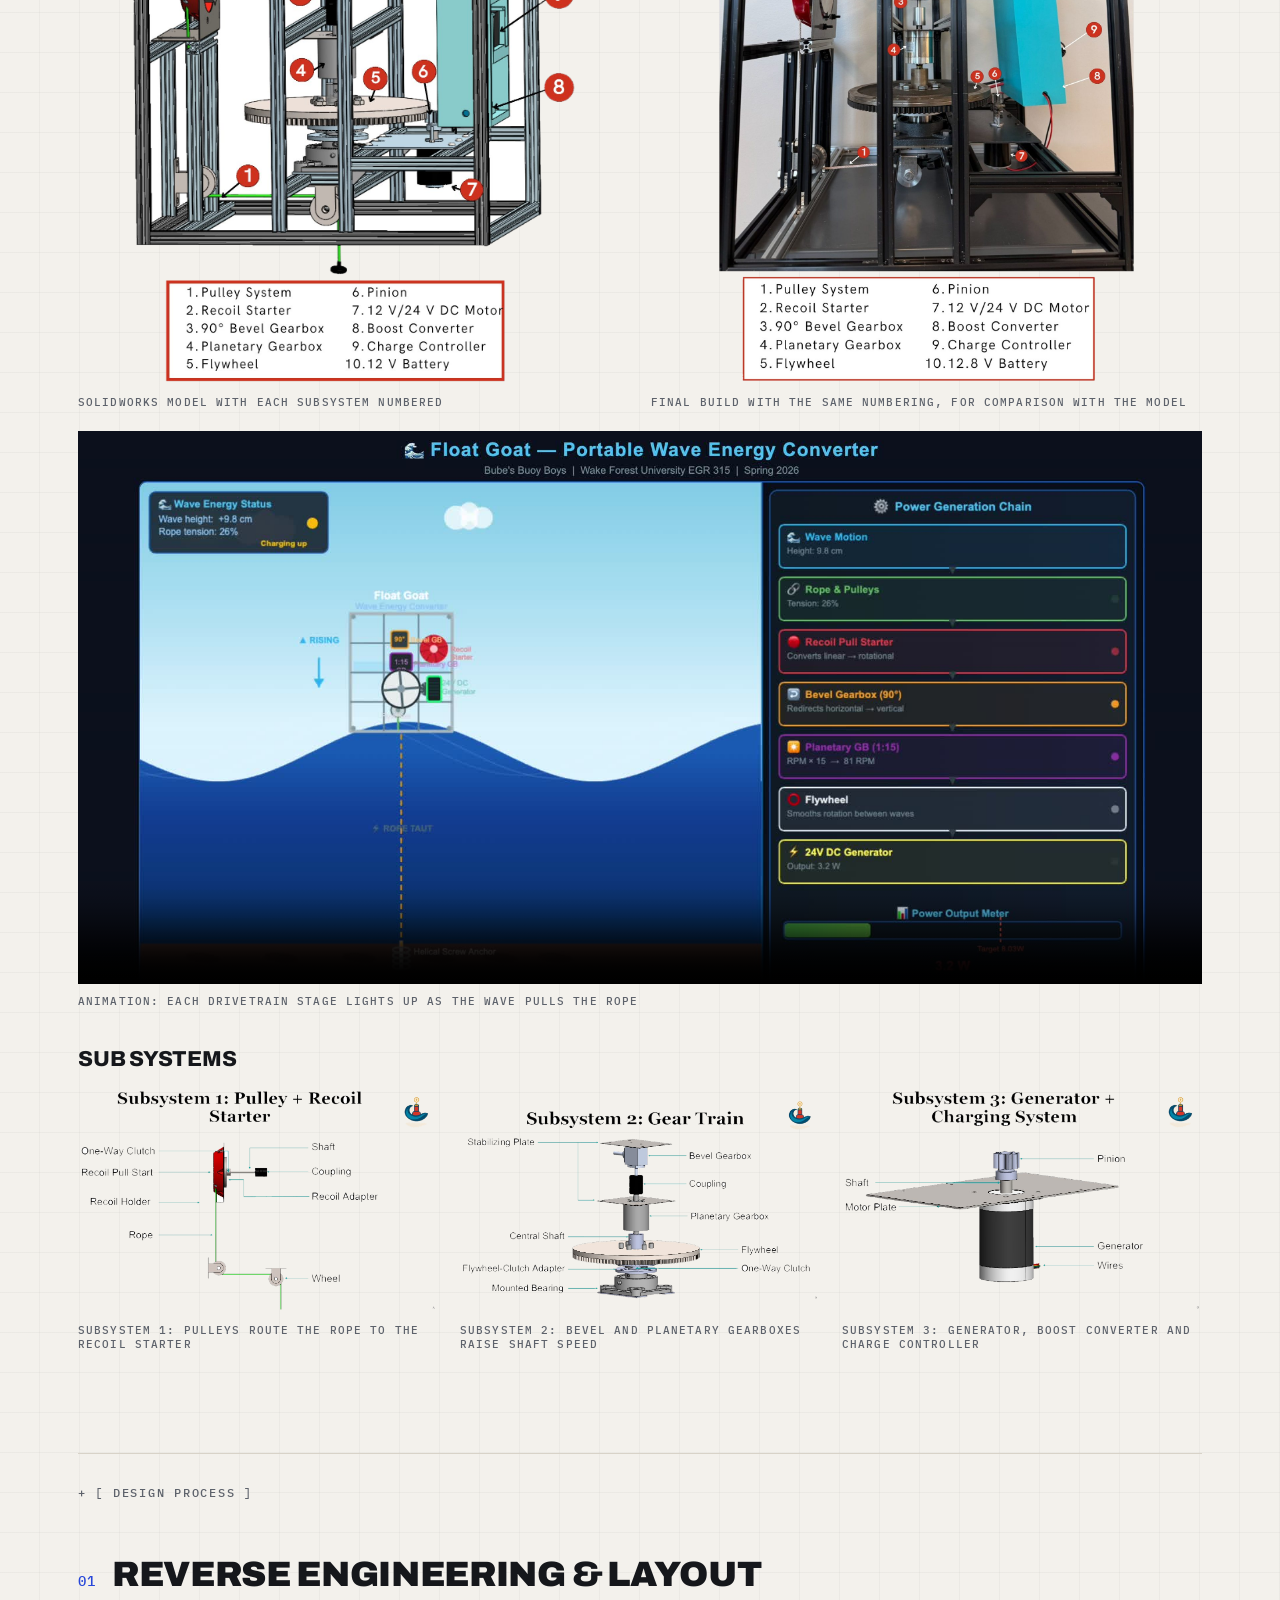
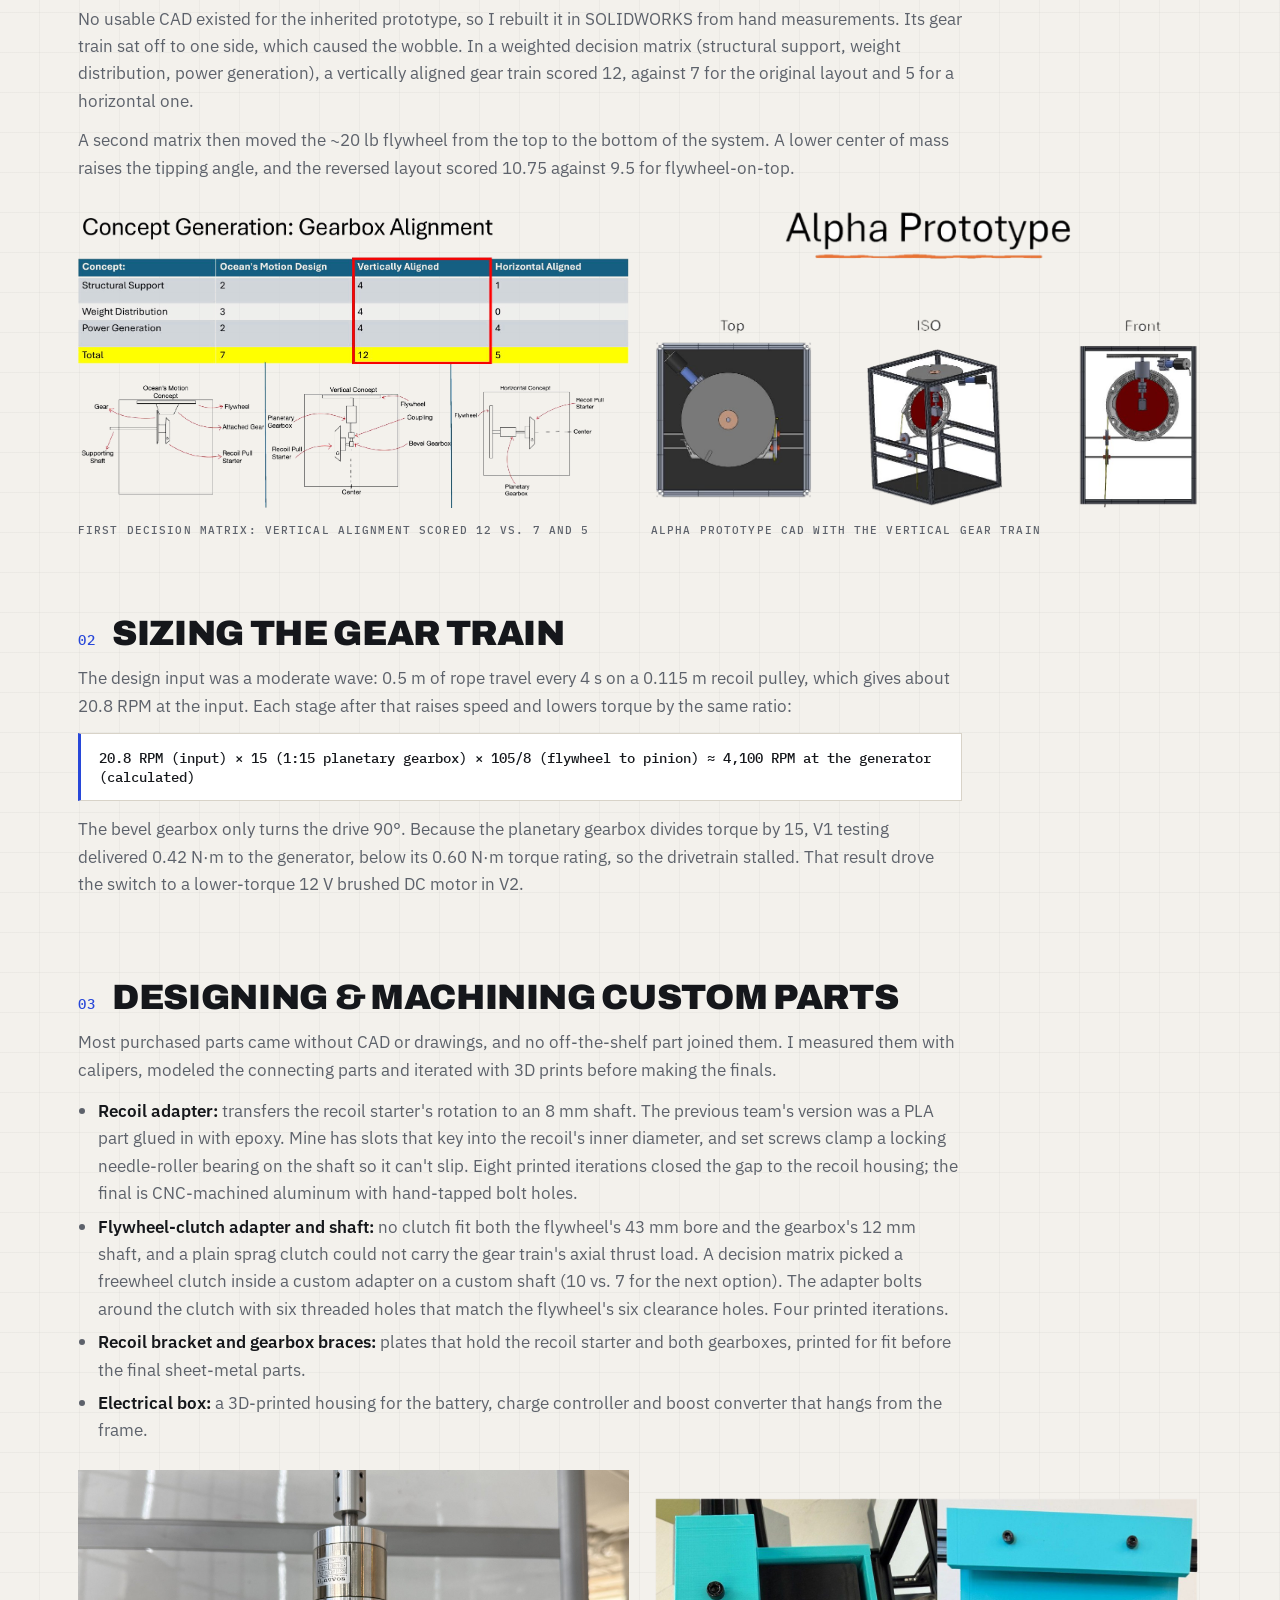
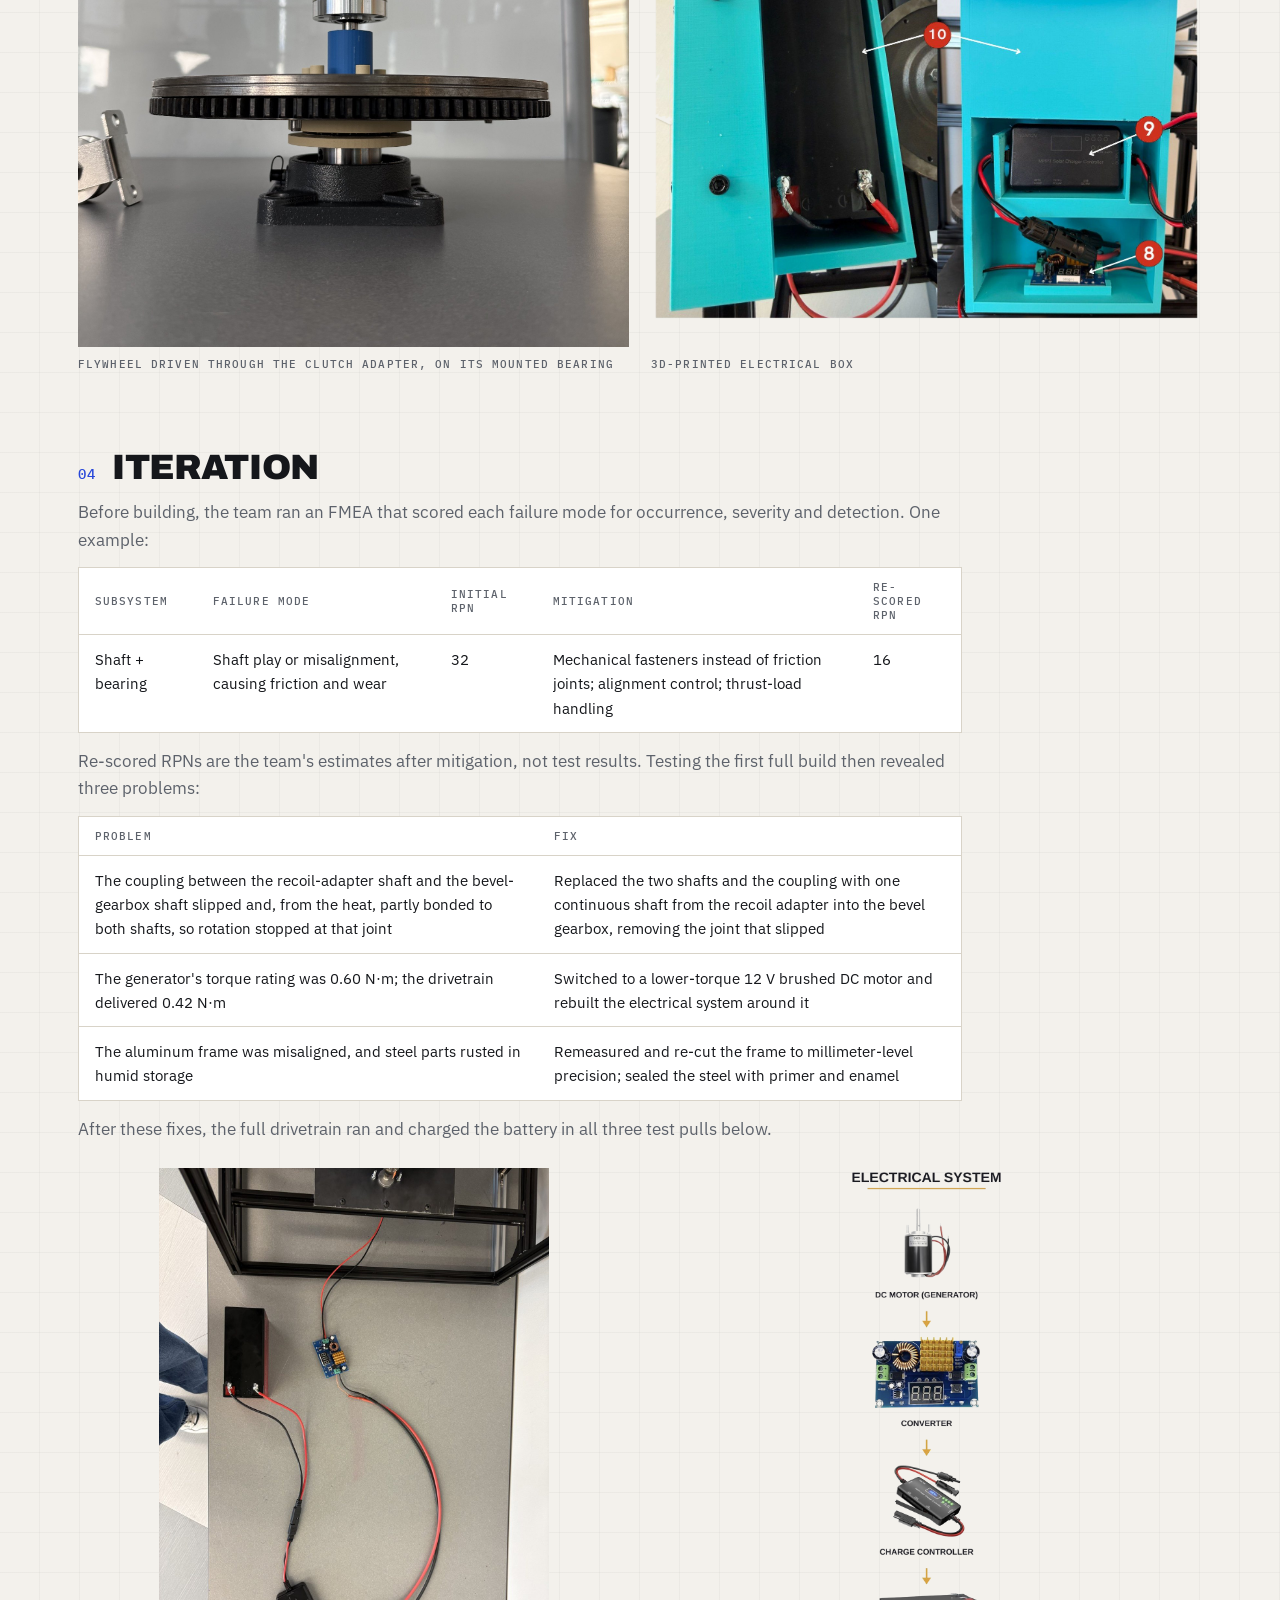
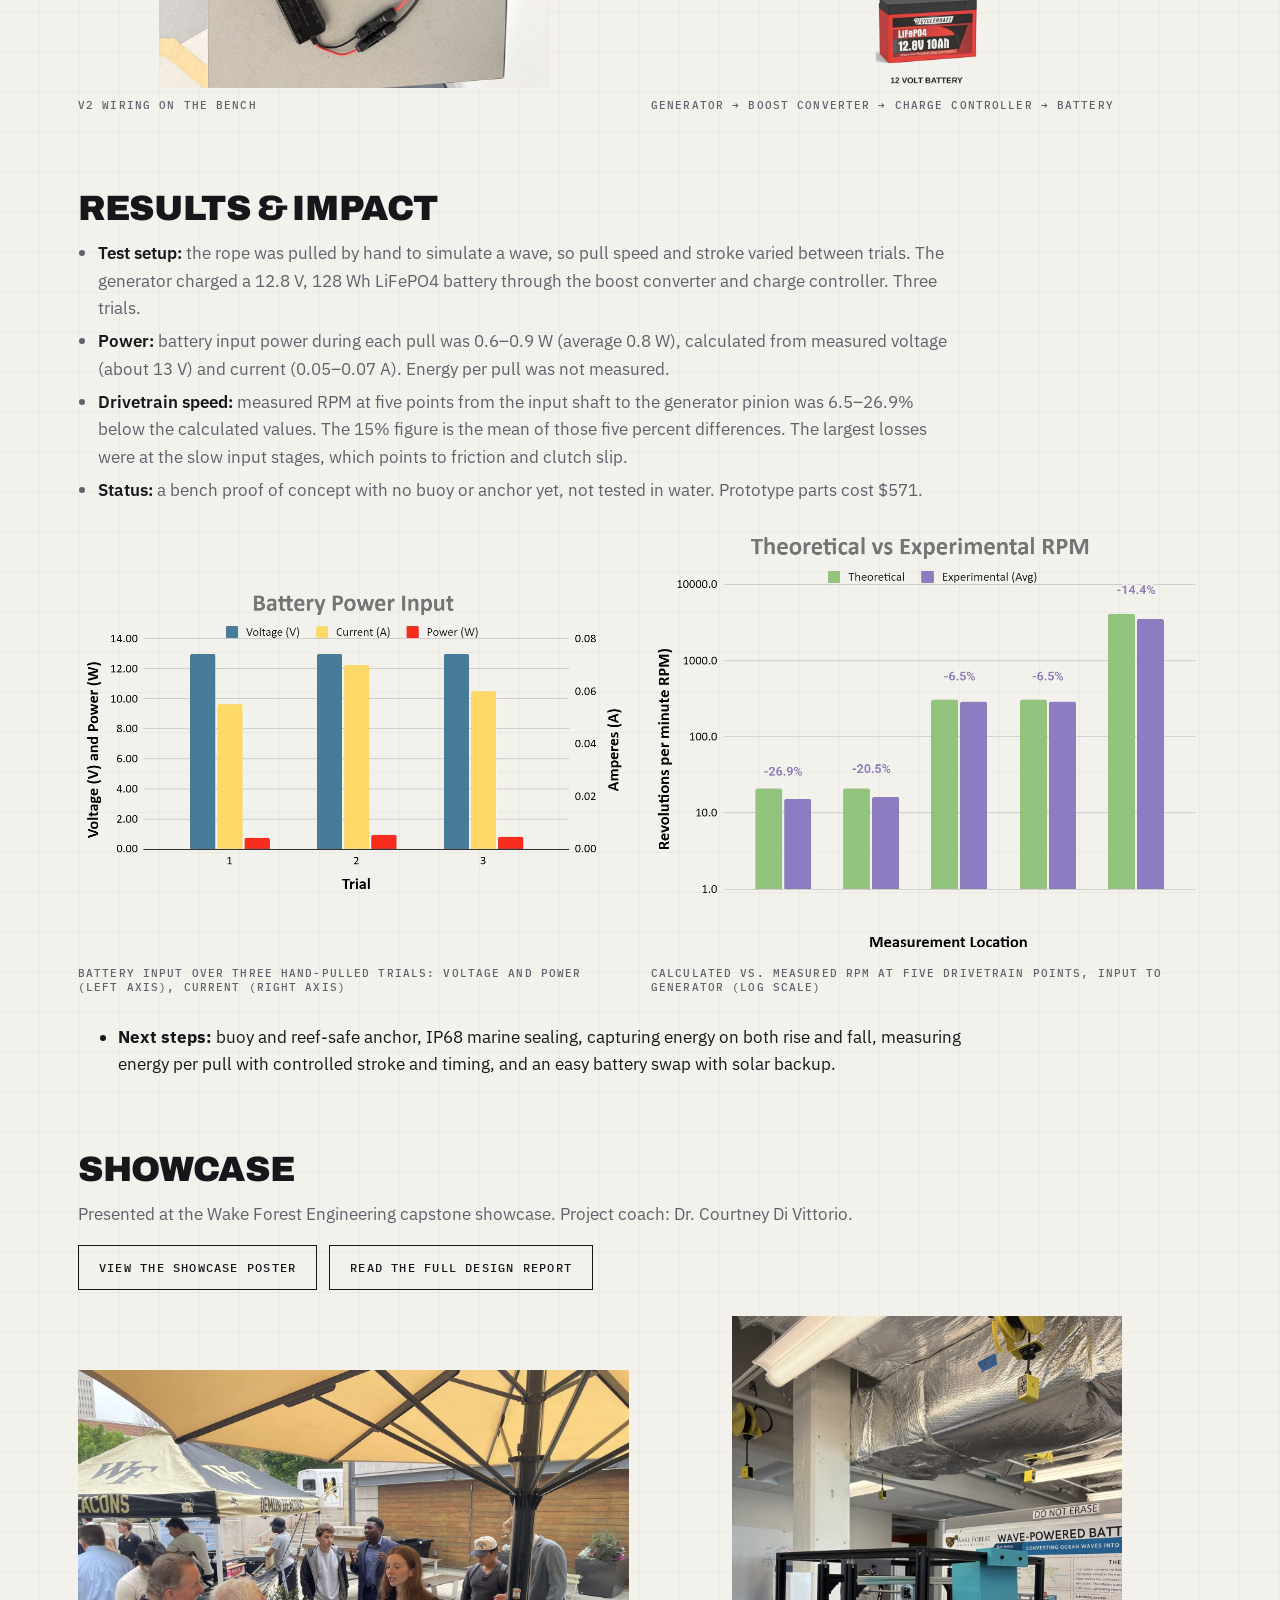
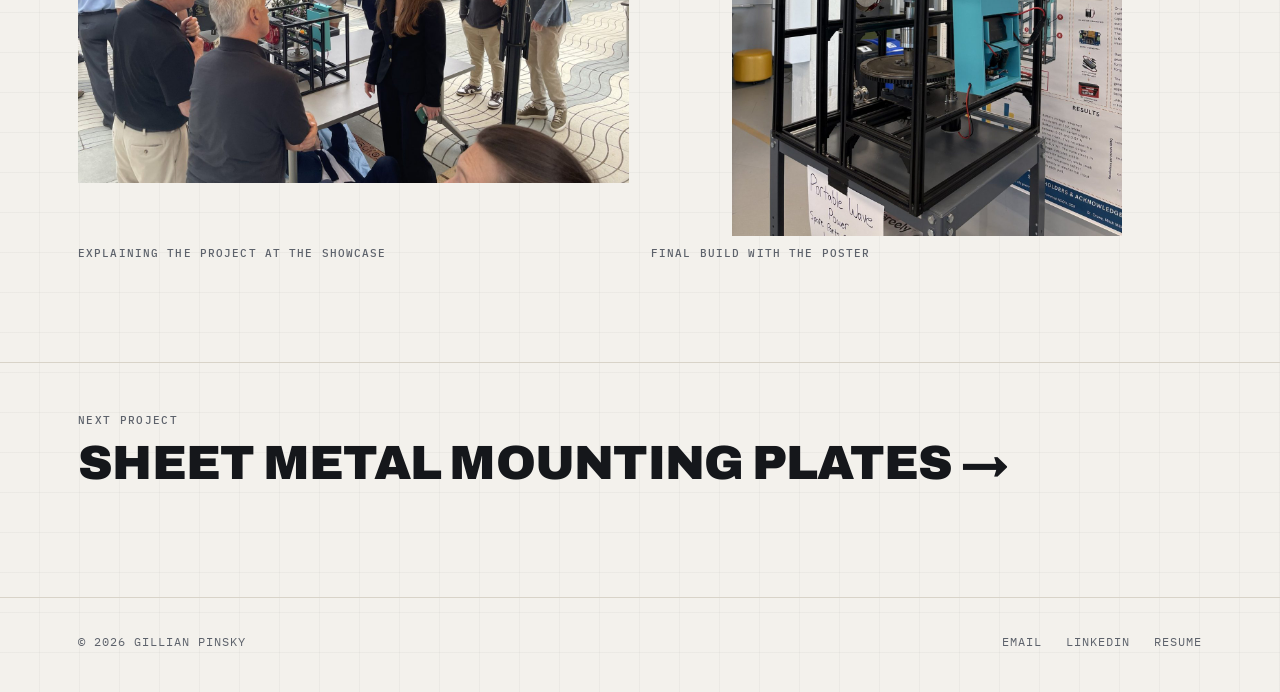
<file: projects/float-goat.html>
<!doctype html>
<html lang="en">
<head>
<meta charset="utf-8">
<meta name="viewport" content="width=device-width, initial-scale=1">
<title>Portable Wave Power | Gillian Pinsky</title>
<meta name="description" content="A rope-driven wave-energy converter that charges a battery. I built the team's CAD, sized the gear train and designed the custom adapters that connect the drivetrain.">
<meta property="og:title" content="Portable Wave Power | Gillian Pinsky">
<meta property="og:description" content="A rope-driven wave-energy converter that charges a battery. I built the team's CAD, sized the gear train and designed the custom adapters that connect the drivetrain.">
<meta property="og:image" content="../assets/float-goat/prototype-front-three-quarter-1.jpg">
<link rel="icon" href="data:image/svg+xml,<svg xmlns='http://www.w3.org/2000/svg' viewBox='0 0 100 100'><rect width='100' height='100' fill='%2314161a'/><text x='50' y='66' font-size='46' text-anchor='middle' fill='%23f2f0eb' font-family='Arial' font-weight='900'>GP</text></svg>">
<link rel="preconnect" href="https://fonts.googleapis.com"><link rel="preconnect" href="https://fonts.gstatic.com" crossorigin><link href="https://fonts.googleapis.com/css2?family=Archivo:wght@500;700;800;900&family=IBM+Plex+Mono:wght@400;500&family=IBM+Plex+Sans:wght@400;500;600&display=swap" rel="stylesheet">
<link rel="stylesheet" href="../css/style.css?v=1794277851">
</head>
<body>
<header class="hdr"><div class="wrap">
  <a class="brand" href="../index.html#top">GILLIAN PINSKY</a>
  <nav><a href="../index.html#about"><i>01</i>About</a><a class="on" href="../index.html#projects"><i>02</i>Projects</a><a href="../index.html#experience"><i>03</i>Experience</a><a class="resume" href="../files/Gillian-Pinsky-Resume.pdf">Resume</a></nav>
</div></header>
<main id="top">
<section class="phero"><div class="wrap">
<a class="back mono" href="../index.html#projects">&larr; PROJECTS</a>
<div class="mono kicker"><b>01</b> &nbsp;SENIOR CAPSTONE &middot; 2025&ndash;26</div>
<h1>Portable Wave Power</h1>
<p class="lede">A portable wave-energy converter that turns the rise and fall of a buoy into battery power for off-grid island communities in the Philippines.</p>
</div></section>
<section class="facts"><div class="wrap"><div><div class="k">Role</div><div class="v">Mechanical Design Lead</div></div><div><div class="k">Context</div><div class="v">Senior capstone, Wake Forest &middot; team of 4</div></div><div><div class="k">Tools</div><div class="v"><div class="chips"><span>SOLIDWORKS</span><span>Gear train sizing</span><span>CNC machining</span><span>3D printing</span></div></div></div></div></section>
<section class="block hero-fig"><div class="wrap"><div class="stats"><div><b>0.6&ndash;0.9 W</b><span>battery input power measured during 3 hand pulls</span></div><div><b>20.57 kg</b><span>SOLIDWORKS mass estimate (limit 50 kg)</span></div><div><b>15%</b><span>mean RPM shortfall vs. prediction, 5 drivetrain points</span></div></div><figure class="fig"><a class="frame" href="../assets/float-goat/card-float-goat-v2.jpg"><img src="../assets/float-goat/card-float-goat-v2.jpg" alt="Final prototype build" loading="lazy"></a><figcaption>Final prototype build</figcaption></figure></div></section>
<section class="block"><div class="wrap"><div class="block-text"><h2>Problem</h2><p>More than 4 million households in the Philippines lack reliable electricity, and many rely on costly, polluting diesel generators. Coastal communities are surrounded by a free energy source: ocean waves. An earlier student prototype converted wave motion into electricity, but it wobbled, its gear train was misaligned and its output was unstable.</p><p>Our team redesigned its mechanism and added a battery-charging system. A rope pulled by each wave turns a gear train that spins a small generator, and the generator charges a battery.</p></div></div></section><section class="block"><div class="wrap"><div class="block-text"><h2>My Role</h2><p>Mechanical Design Lead on a team of four. My individual contributions:</p><ul><li><b>CAD:</b> reverse engineered the previous team's prototype into SOLIDWORKS 2025 from hand measurements, then modeled the full mechanical system through three iterations (Alpha, V1, V2)</li><li><b>Gear train:</b> ran the gear ratio and generator torque calculations that set the drivetrain</li><li><b>Custom parts:</b> designed and prototyped the recoil adapter, flywheel-clutch adapter and shaft, mounting plates and the 3D-printed electrical box; machined the final recoil adapter on a Tormach PCNC 440</li><li><b>Validation:</b> checked our electrical calculations against the previous team's test data (with Blair Bishop)</li></ul><p>Testing, the electrical system and the final build were team work.</p></div><figure class="fig pad small"><a class="frame" href="../assets/float-goat/team-photo-professional.jpg"><img src="../assets/float-goat/team-photo-professional.jpg" alt="Bube's Buoy Boys: Bube Onwuanyi, Blair Bishop, Niels Stolt-Nielsen and Gillian Pinsky" loading="lazy"></a><figcaption>Bube's Buoy Boys: Bube Onwuanyi, Blair Bishop, Niels Stolt-Nielsen and Gillian Pinsky</figcaption></figure><h3 class="subhead">Custom Parts I Designed</h3><div class="figrow n3"><figure class="fig"><a class="frame" href="../assets/float-goat/recoil-adapter-white.jpg"><img src="../assets/float-goat/recoil-adapter-white.jpg" alt="Recoil adapter, white printed prototype" loading="lazy"></a><figcaption>Recoil adapter, white printed prototype</figcaption></figure><figure class="fig"><a class="frame" href="../assets/float-goat/recoil-adapter-green.jpg"><img src="../assets/float-goat/recoil-adapter-green.jpg" alt="Recoil adapter, green printed prototype" loading="lazy"></a><figcaption>Recoil adapter, green printed prototype</figcaption></figure><figure class="fig"><a class="frame" href="../assets/float-goat/recoil-adapter-green-fitted.jpg"><img src="../assets/float-goat/recoil-adapter-green-fitted.jpg" alt="Green prototype test-fit in the recoil starter" loading="lazy"></a><figcaption>Green prototype test-fit in the recoil starter</figcaption></figure></div><div class="figrow n3"><figure class="fig"><a class="frame" href="../assets/float-goat/recoil-adapter-white-fitted.jpg"><img src="../assets/float-goat/recoil-adapter-white-fitted.jpg" alt="White prototype test-fit in the recoil starter" loading="lazy"></a><figcaption>White prototype test-fit in the recoil starter</figcaption></figure><figure class="fig"><a class="frame" href="../assets/float-goat/recoil-bracket-printed.jpg"><img src="../assets/float-goat/recoil-bracket-printed.jpg" alt="Recoil bracket, 3D-printed fit check" loading="lazy"></a><figcaption>Recoil bracket, 3D-printed fit check</figcaption></figure><figure class="fig"><a class="frame" href="../assets/float-goat/recoil-bracket-sheet-metal.jpg"><img src="../assets/float-goat/recoil-bracket-sheet-metal.jpg" alt="Sheet-metal recoil bracket with the recoil starter mounted" loading="lazy"></a><figcaption>Sheet-metal recoil bracket with the recoil starter mounted</figcaption></figure></div></div></section><section class="block"><div class="wrap"><div class="block-text"><h2>Design Targets</h2><p>Requirements and what the evidence supports. Size is met by the frame dimensions; weight is a CAD estimate; power, lifespan and battery capacity were not demonstrated.</p><div class="table-wrap"><table><tr><th>Requirement</th><th>Target</th><th>Result</th><th>Basis</th></tr><tr><td>Size</td><td>Packed &le; 2.44 &times; 1.58 &times; 1.11 m (small pickup bed, 5% clearance)</td><td><span class="ok">&#10003; 0.525 &times; 0.525 &times; 0.485 m frame</span></td><td>Frame dimensions</td></tr><tr><td>Weight</td><td>&le; 50 kg (two-person lift)</td><td><span class="ok">&#10003; 20.57 kg</span></td><td>SOLIDWORKS mass estimate, not weighed</td></tr><tr><td>Power</td><td>0.3125 per simulated 0.5 m wave (see note)</td><td><span class="spec">Not demonstrated: 0.6&ndash;0.9 W measured during hand pulls; energy per pull not measured</span></td><td>Measured power; target is energy</td></tr><tr><td>Lifespan</td><td>&ge; 2 years (&ge; 365 battery cycles)</td><td><span class="spec">Not tested: battery is rated for 5,000 cycles</span></td><td>Component specification</td></tr><tr><td>Battery capacity</td><td>Charge a ~3 kWh battery</td><td><span class="miss">&#10007; Tested on a 128 Wh battery (time limits)</span></td><td>Not tested at 3 kWh</td></tr></table></div><p class="note">The power target was derived as 3,000 Wh per day &divide; 24 h &divide; 400 waves per hour = 0.3125 per wave. That quantity is energy per wave (0.3125 Wh), not power, so the 0.6&ndash;0.9 W measured during a pull cannot be compared with it directly.</p></div></div></section><section class="block"><div class="wrap"><div class="block-text"><h2>How It Works</h2><ol><li>As the buoy rises, a rope pulls a <b>recoil starter</b>, the same mechanism used to start a lawnmower.</li><li>A 90&deg; bevel gearbox turns the drive downward, and a 1:15 planetary gearbox and an 8:105 pinion on the flywheel raise the speed from about 20 RPM to about 4,000 RPM at the generator.</li><li>A freewheel clutch lets the flywheel keep spinning while the recoil starter rewinds between waves.</li><li>The <b>generator</b> produces electricity, and a <b>boost converter</b> and <b>charge controller</b> regulate it to charge a 12.8 V battery.</li></ol></div><div class="figrow n2"><figure class="fig pad"><a class="frame" href="../assets/float-goat/cad-annotated-with-legend.jpg"><img src="../assets/float-goat/cad-annotated-with-legend.png" alt="SOLIDWORKS model with each subsystem numbered" loading="lazy"></a><figcaption>SOLIDWORKS model with each subsystem numbered</figcaption></figure><figure class="fig"><a class="frame" href="../assets/float-goat/float-goat-v2-labeled.jpg"><img src="../assets/float-goat/float-goat-v2-labeled.png" alt="Final build with the same numbering, for comparison with the model" loading="lazy"></a><figcaption>Final build with the same numbering, for comparison with the model</figcaption></figure></div><figure class="fig"><div class="frame"><video controls preload="metadata" poster="../assets/float-goat/float-goat-demo-poster.jpg"><source src="../assets/float-goat/float-goat-demo.mp4" type="video/mp4"></video></div><figcaption>Animation: each drivetrain stage lights up as the wave pulls the rope</figcaption></figure><h3 class="subhead">Sub Systems</h3><div class="figrow n3"><figure class="fig pad"><a class="frame" href="../assets/float-goat/dr4-subsystem1-pulley-recoil.jpg"><img src="../assets/float-goat/dr4-subsystem1-pulley-recoil.png" alt="Subsystem 1: pulleys route the rope to the recoil starter" loading="lazy"></a><figcaption>Subsystem 1: pulleys route the rope to the recoil starter</figcaption></figure><figure class="fig pad"><a class="frame" href="../assets/float-goat/dr4-subsystem2-gear-train.jpg"><img src="../assets/float-goat/dr4-subsystem2-gear-train.png" alt="Subsystem 2: bevel and planetary gearboxes raise shaft speed" loading="lazy"></a><figcaption>Subsystem 2: bevel and planetary gearboxes raise shaft speed</figcaption></figure><figure class="fig pad"><a class="frame" href="../assets/float-goat/dr4-subsystem3-generator.jpg"><img src="../assets/float-goat/dr4-subsystem3-generator.png" alt="Subsystem 3: generator, boost converter and charge controller" loading="lazy"></a><figcaption>Subsystem 3: generator, boost converter and charge controller</figcaption></figure></div></div></section><section class="block"><div class="wrap"><div class="label">+ [ DESIGN PROCESS ]</div></div></section><section class="block"><div class="wrap"><div class="block-text"><h2><span class="num">01</span>Reverse Engineering &amp; Layout</h2><p>No usable CAD existed for the inherited prototype, so I rebuilt it in SOLIDWORKS from hand measurements. Its gear train sat off to one side, which caused the wobble. In a weighted decision matrix (structural support, weight distribution, power generation), a vertically aligned gear train scored 12, against 7 for the original layout and 5 for a horizontal one.</p><p>A second matrix then moved the ~20 lb flywheel from the top to the bottom of the system. A lower center of mass raises the tipping angle, and the reversed layout scored 10.75 against 9.5 for flywheel-on-top.</p></div><div class="figrow n2"><figure class="fig pad"><a class="frame" href="../assets/float-goat/dr2-gearbox-alignment-matrix.jpg"><img src="../assets/float-goat/dr2-gearbox-alignment-matrix.png" alt="First decision matrix: vertical alignment scored 12 vs. 7 and 5" loading="lazy"></a><figcaption>First decision matrix: vertical alignment scored 12 vs. 7 and 5</figcaption></figure><figure class="fig pad"><a class="frame" href="../assets/float-goat/dr2-alpha-prototype-cad.jpg"><img src="../assets/float-goat/dr2-alpha-prototype-cad.png" alt="Alpha prototype CAD with the vertical gear train" loading="lazy"></a><figcaption>Alpha prototype CAD with the vertical gear train</figcaption></figure></div></div></section><section class="block"><div class="wrap"><div class="block-text"><h2><span class="num">02</span>Sizing the Gear Train</h2><p>The design input was a moderate wave: 0.5 m of rope travel every 4 s on a 0.115 m recoil pulley, which gives about 20.8 RPM at the input. Each stage after that raises speed and lowers torque by the same ratio:</p><div class="callout">20.8 RPM (input) &times; 15 (1:15 planetary gearbox) &times; 105/8 (flywheel to pinion) &asymp; 4,100 RPM at the generator (calculated)</div><p>The bevel gearbox only turns the drive 90&deg;. Because the planetary gearbox divides torque by 15, V1 testing delivered 0.42 N&middot;m to the generator, below its 0.60 N&middot;m torque rating, so the drivetrain stalled. That result drove the switch to a lower-torque 12 V brushed DC motor in V2.</p></div></div></section><section class="block"><div class="wrap"><div class="block-text"><h2><span class="num">03</span>Designing &amp; Machining Custom Parts</h2><p>Most purchased parts came without CAD or drawings, and no off-the-shelf part joined them. I measured them with calipers, modeled the connecting parts and iterated with 3D prints before making the finals.</p><ul><li><b>Recoil adapter:</b> transfers the recoil starter's rotation to an 8 mm shaft. The previous team's version was a PLA part glued in with epoxy. Mine has slots that key into the recoil's inner diameter, and set screws clamp a locking needle-roller bearing on the shaft so it can't slip. Eight printed iterations closed the gap to the recoil housing; the final is CNC-machined aluminum with hand-tapped bolt holes.</li><li><b>Flywheel-clutch adapter and shaft:</b> no clutch fit both the flywheel's 43 mm bore and the gearbox's 12 mm shaft, and a plain sprag clutch could not carry the gear train's axial thrust load. A decision matrix picked a freewheel clutch inside a custom adapter on a custom shaft (10 vs. 7 for the next option). The adapter bolts around the clutch with six threaded holes that match the flywheel's six clearance holes. Four printed iterations.</li><li><b>Recoil bracket and gearbox braces:</b> plates that hold the recoil starter and both gearboxes, printed for fit before the final sheet-metal parts.</li><li><b>Electrical box:</b> a 3D-printed housing for the battery, charge controller and boost converter that hangs from the frame.</li></ul></div><div class="figrow n2"><figure class="fig"><a class="frame" href="../assets/float-goat/flywheel-assembly.jpg"><img src="../assets/float-goat/flywheel-assembly.jpg" alt="Flywheel driven through the clutch adapter, on its mounted bearing" loading="lazy"></a><figcaption>Flywheel driven through the clutch adapter, on its mounted bearing</figcaption></figure><figure class="fig"><a class="frame" href="../assets/float-goat/electrical-box-labeled.jpg"><img src="../assets/float-goat/electrical-box-labeled.png" alt="3D-printed electrical box" loading="lazy"></a><figcaption>3D-printed electrical box</figcaption></figure></div></div></section><section class="block"><div class="wrap"><div class="block-text"><h2><span class="num">04</span>Iteration</h2><p>Before building, the team ran an FMEA that scored each failure mode for occurrence, severity and detection. One example:</p><div class="table-wrap"><table><tr><th>Subsystem</th><th>Failure mode</th><th>Initial RPN</th><th>Mitigation</th><th>Re-scored RPN</th></tr><tr><td>Shaft + bearing</td><td>Shaft play or misalignment, causing friction and wear</td><td>32</td><td>Mechanical fasteners instead of friction joints; alignment control; thrust-load handling</td><td>16</td></tr></table></div><p>Re-scored RPNs are the team's estimates after mitigation, not test results. Testing the first full build then revealed three problems:</p><div class="table-wrap"><table><tr><th>Problem</th><th>Fix</th></tr><tr><td>The coupling between the recoil-adapter shaft and the bevel-gearbox shaft slipped and, from the heat, partly bonded to both shafts, so rotation stopped at that joint</td><td>Replaced the two shafts and the coupling with one continuous shaft from the recoil adapter into the bevel gearbox, removing the joint that slipped</td></tr><tr><td>The generator's torque rating was 0.60 N&middot;m; the drivetrain delivered 0.42 N&middot;m</td><td>Switched to a lower-torque 12 V brushed DC motor and rebuilt the electrical system around it</td></tr><tr><td>The aluminum frame was misaligned, and steel parts rusted in humid storage</td><td>Remeasured and re-cut the frame to millimeter-level precision; sealed the steel with primer and enamel</td></tr></table></div><p>After these fixes, the full drivetrain ran and charged the battery in all three test pulls below.</p></div><div class="figrow n2"><figure class="fig"><a class="frame" href="../assets/float-goat/electrical-system-wiring-top.jpg"><img src="../assets/float-goat/electrical-system-wiring-top.jpg" alt="V2 wiring on the bench" loading="lazy"></a><figcaption>V2 wiring on the bench</figcaption></figure><figure class="fig pad"><a class="frame" href="../assets/float-goat/electrical-system.jpg"><img src="../assets/float-goat/electrical-system.png" alt="Generator &rarr; boost converter &rarr; charge controller &rarr; battery" loading="lazy"></a><figcaption>Generator &rarr; boost converter &rarr; charge controller &rarr; battery</figcaption></figure></div></div></section><section class="block"><div class="wrap"><div class="block-text"><h2>Results &amp; Impact</h2><ul><li><b>Test setup:</b> the rope was pulled by hand to simulate a wave, so pull speed and stroke varied between trials. The generator charged a 12.8 V, 128 Wh LiFePO4 battery through the boost converter and charge controller. Three trials.</li><li><b>Power:</b> battery input power during each pull was 0.6&ndash;0.9 W (average 0.8 W), calculated from measured voltage (about 13 V) and current (0.05&ndash;0.07 A). Energy per pull was not measured.</li><li><b>Drivetrain speed:</b> measured RPM at five points from the input shaft to the generator pinion was 6.5&ndash;26.9% below the calculated values. The 15% figure is the mean of those five percent differences. The largest losses were at the slow input stages, which points to friction and clutch slip.</li><li><b>Status:</b> a bench proof of concept with no buoy or anchor yet, not tested in water. Prototype parts cost $571.</li></ul></div><div class="figrow n2"><figure class="fig pad"><a class="frame" href="../assets/float-goat/chart-battery-power-input.jpg"><img src="../assets/float-goat/chart-battery-power-input.png" alt="Battery input over three hand-pulled trials: voltage and power (left axis), current (right axis)" loading="lazy"></a><figcaption>Battery input over three hand-pulled trials: voltage and power (left axis), current (right axis)</figcaption></figure><figure class="fig pad"><a class="frame" href="../assets/float-goat/chart-theoretical-vs-experimental-rpm.jpg"><img src="../assets/float-goat/chart-theoretical-vs-experimental-rpm.png" alt="Calculated vs. measured RPM at five drivetrain points, input to generator (log scale)" loading="lazy"></a><figcaption>Calculated vs. measured RPM at five drivetrain points, input to generator (log scale)</figcaption></figure></div><ul class="after-figs"><li><b>Next steps:</b> buoy and reef-safe anchor, IP68 marine sealing, capturing energy on both rise and fall, measuring energy per pull with controlled stroke and timing, and an easy battery swap with solar backup.</li></ul></div></section><section class="block"><div class="wrap"><div class="block-text"><h2>Showcase</h2><p>Presented at the Wake Forest Engineering capstone showcase. Project coach: Dr. Courtney Di Vittorio.</p><div class="btns"><a class="btn" href="../assets/float-goat/full-poster.jpg">View the showcase poster</a><a class="btn" href="https://drive.google.com/file/d/10qycxru--c7POO0NoPLxUXFlnAAuRF4r/view">Read the full design report</a></div></div><div class="figrow n2"><figure class="fig"><a class="frame" href="../assets/float-goat/gillian-presenting-showcase.jpg"><img src="../assets/float-goat/gillian-presenting-showcase.jpg" alt="Explaining the project at the showcase" loading="lazy"></a><figcaption>Explaining the project at the showcase</figcaption></figure><figure class="fig"><a class="frame" href="../assets/float-goat/lab-prototype-with-poster-2.jpg"><img src="../assets/float-goat/lab-prototype-with-poster-2.jpg" alt="Final build with the poster" loading="lazy"></a><figcaption>Final build with the poster</figcaption></figure></div></div></section>
<section class="next"><div class="wrap">
<div class="mono k">NEXT PROJECT</div>
<a href="sheet-metal-plates.html">Sheet Metal Mounting Plates &rarr;</a>
</div></section>
</main>
<footer class="ftr"><div class="wrap">
  <div class="mono">&copy; 2026 GILLIAN PINSKY</div>
  <div class="mono links"><a href="mailto:gillianapinsky@gmail.com">EMAIL</a><a href="https://www.linkedin.com/in/gillian-pinsky-1a576a236/">LINKEDIN</a><a href="../files/Gillian-Pinsky-Resume.pdf">RESUME</a></div>
</div></footer>
</body>
</html>
</file>
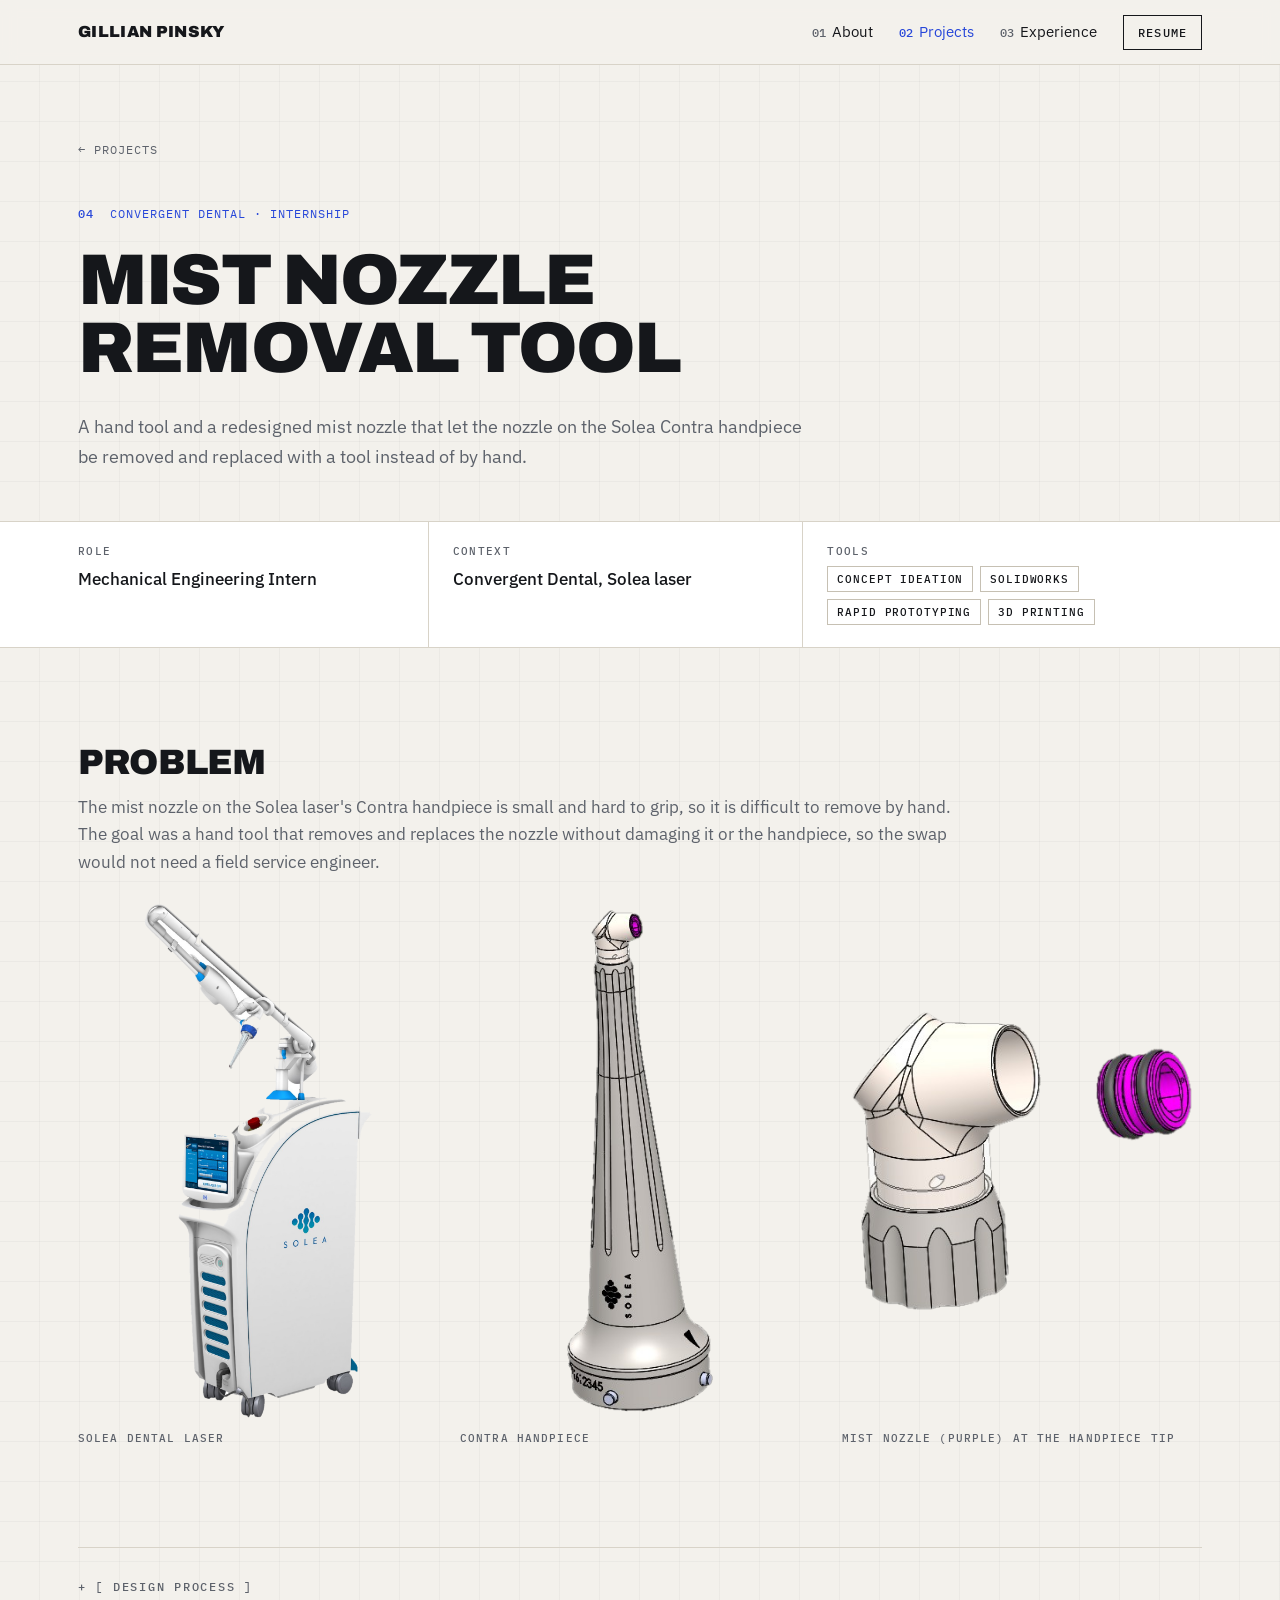
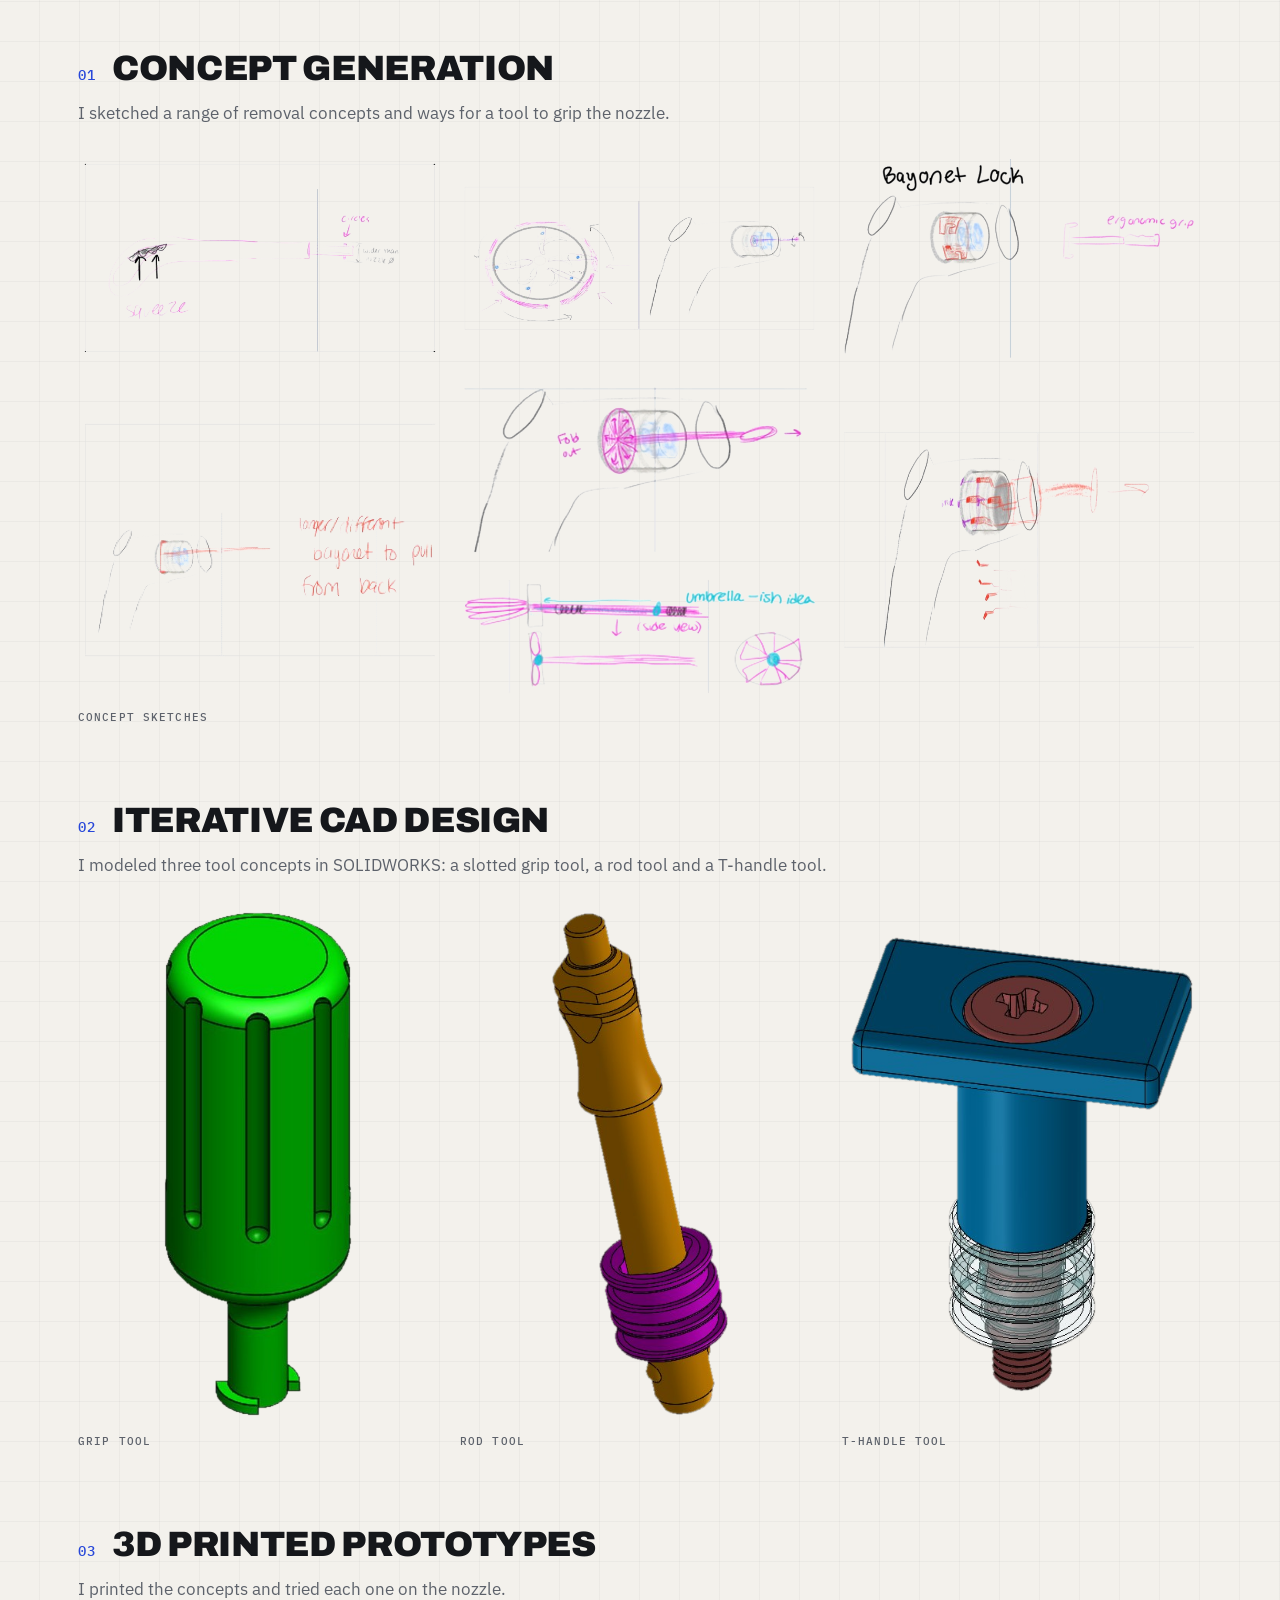
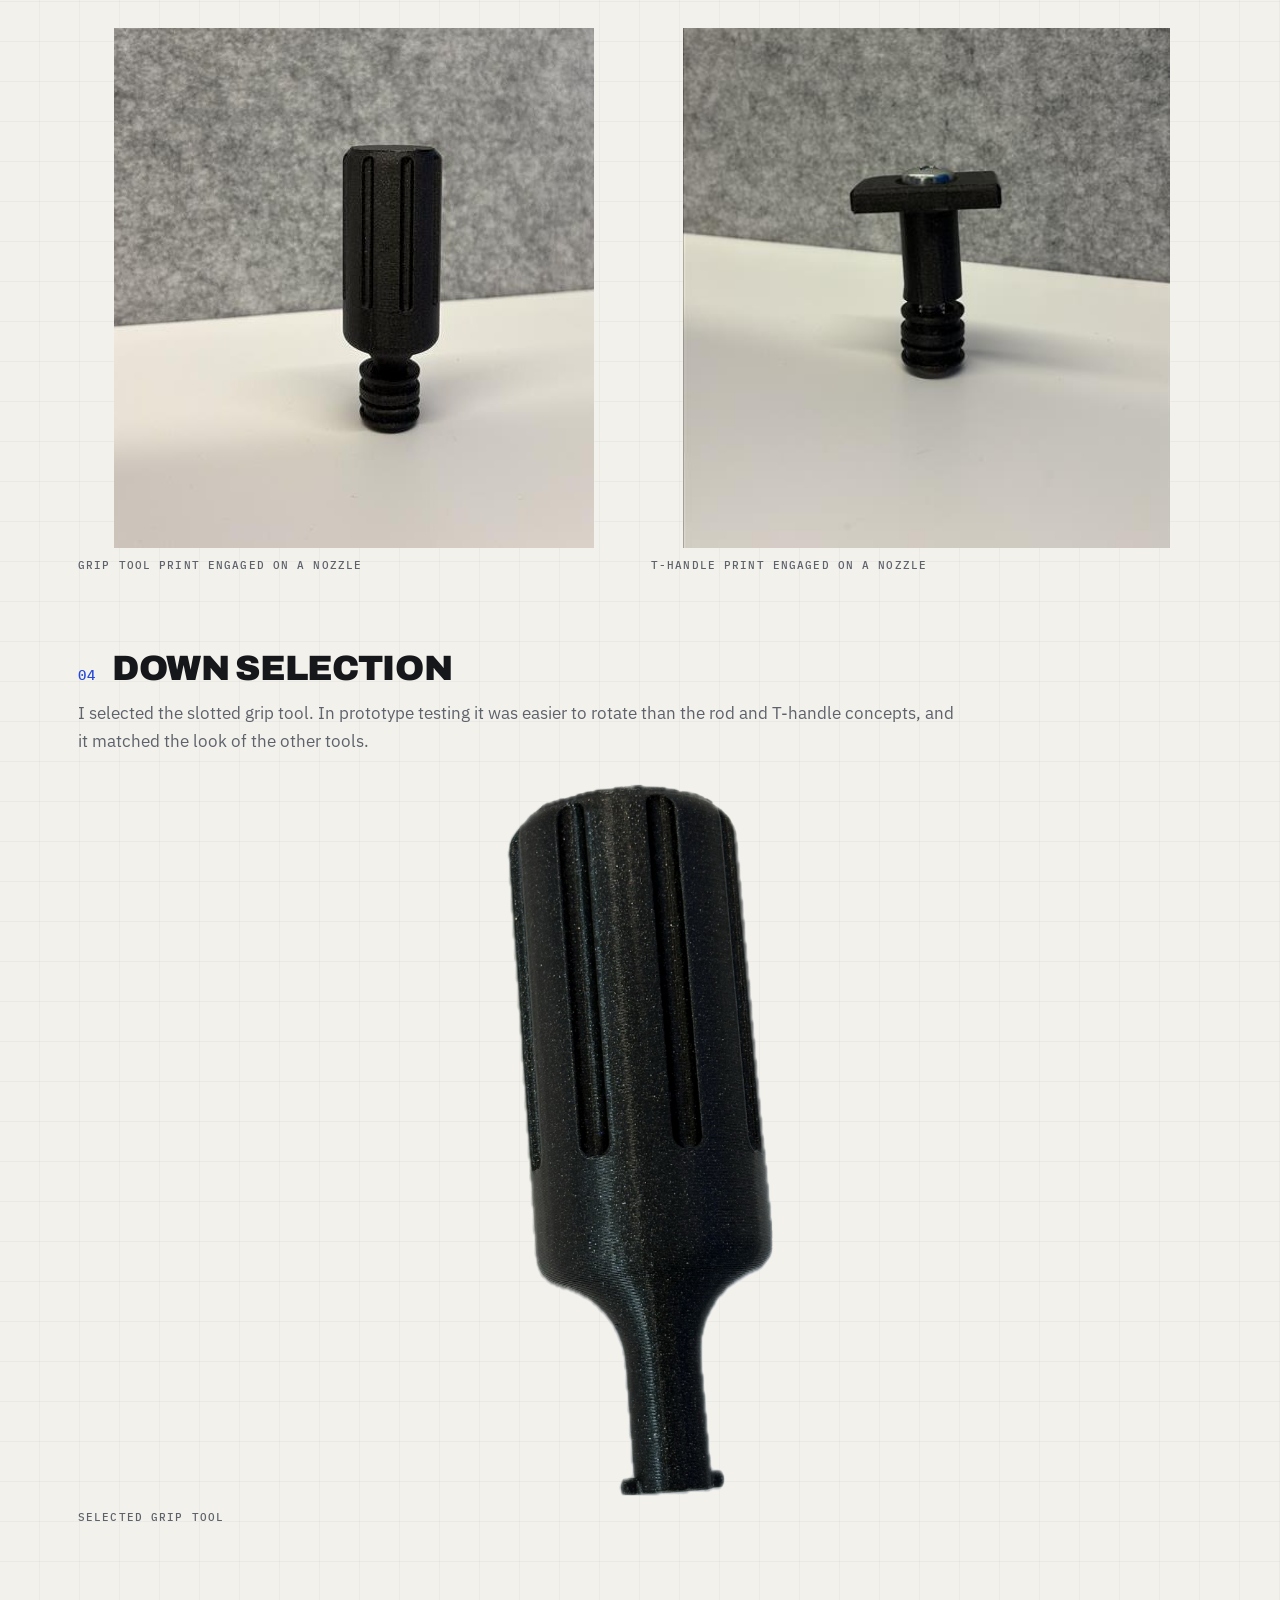
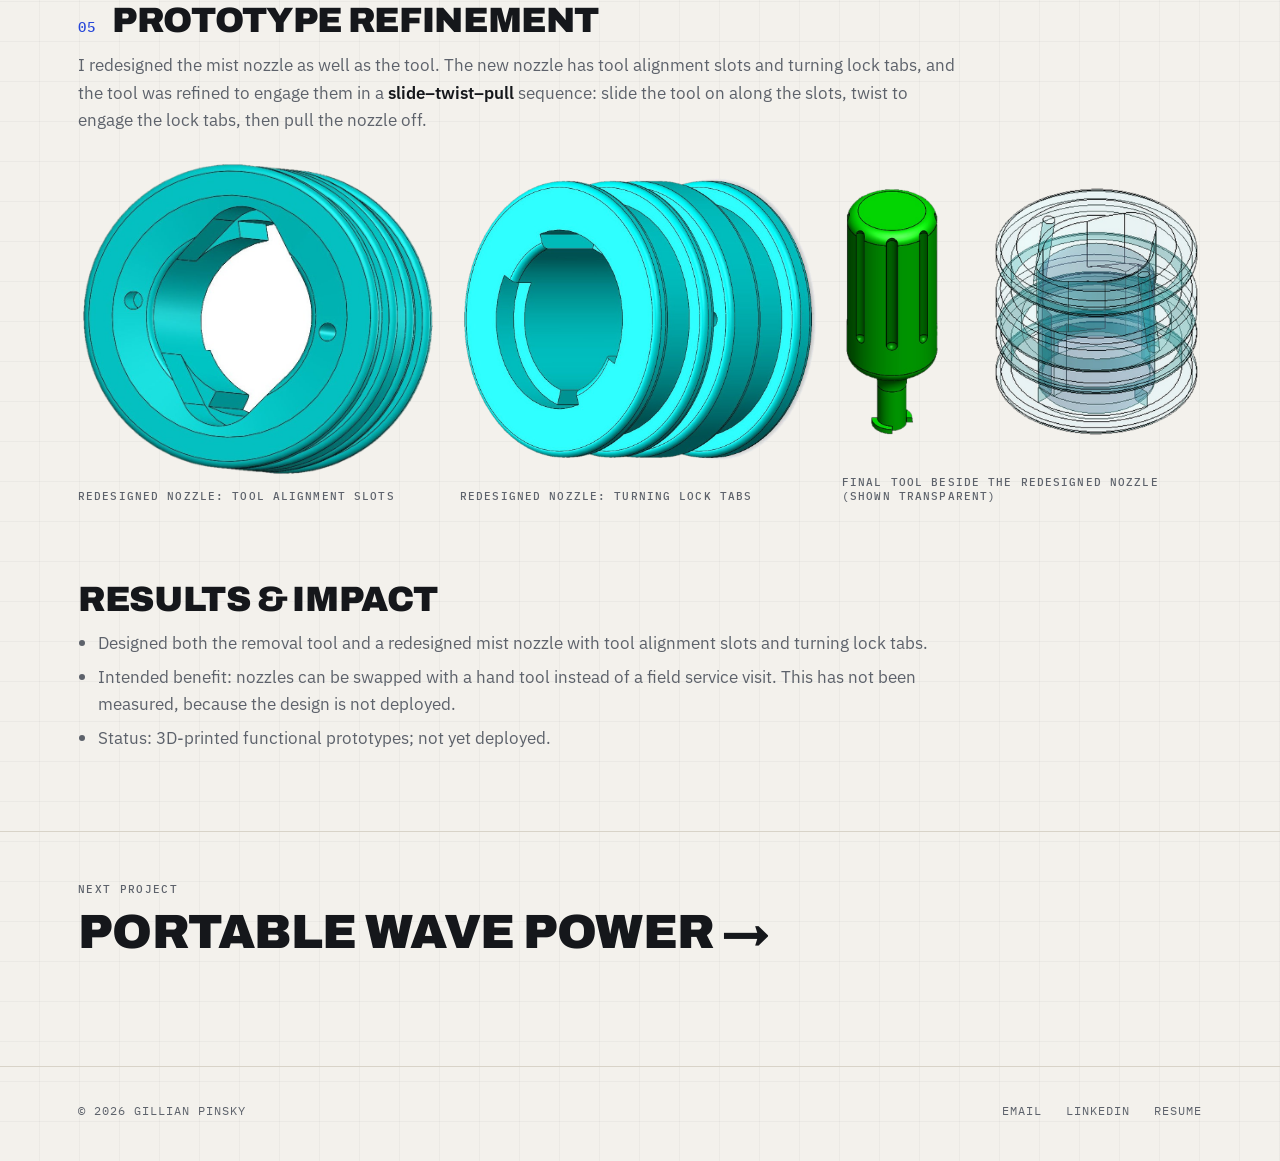
<file: projects/mist-nozzle-tool.html>
<!doctype html>
<html lang="en">
<head>
<meta charset="utf-8">
<meta name="viewport" content="width=device-width, initial-scale=1">
<title>Mist Nozzle Removal Tool | Gillian Pinsky</title>
<meta name="description" content="A slide&ndash;twist&ndash;pull hand tool and a redesigned mist nozzle, so the nozzle on a dental laser handpiece can be removed with a tool. Prototype stage.">
<meta property="og:title" content="Mist Nozzle Removal Tool | Gillian Pinsky">
<meta property="og:description" content="A slide&ndash;twist&ndash;pull hand tool and a redesigned mist nozzle, so the nozzle on a dental laser handpiece can be removed with a tool. Prototype stage.">
<meta property="og:image" content="../assets/float-goat/prototype-front-three-quarter-1.jpg">
<link rel="icon" href="data:image/svg+xml,<svg xmlns='http://www.w3.org/2000/svg' viewBox='0 0 100 100'><rect width='100' height='100' fill='%2314161a'/><text x='50' y='66' font-size='46' text-anchor='middle' fill='%23f2f0eb' font-family='Arial' font-weight='900'>GP</text></svg>">
<link rel="preconnect" href="https://fonts.googleapis.com"><link rel="preconnect" href="https://fonts.gstatic.com" crossorigin><link href="https://fonts.googleapis.com/css2?family=Archivo:wght@500;700;800;900&family=IBM+Plex+Mono:wght@400;500&family=IBM+Plex+Sans:wght@400;500;600&display=swap" rel="stylesheet">
<link rel="stylesheet" href="../css/style.css?v=1794277851">
</head>
<body>
<header class="hdr"><div class="wrap">
  <a class="brand" href="../index.html#top">GILLIAN PINSKY</a>
  <nav><a href="../index.html#about"><i>01</i>About</a><a class="on" href="../index.html#projects"><i>02</i>Projects</a><a href="../index.html#experience"><i>03</i>Experience</a><a class="resume" href="../files/Gillian-Pinsky-Resume.pdf">Resume</a></nav>
</div></header>
<main id="top">
<section class="phero"><div class="wrap">
<a class="back mono" href="../index.html#projects">&larr; PROJECTS</a>
<div class="mono kicker"><b>04</b> &nbsp;CONVERGENT DENTAL &middot; INTERNSHIP</div>
<h1>Mist Nozzle Removal Tool</h1>
<p class="lede">A hand tool and a redesigned mist nozzle that let the nozzle on the Solea Contra handpiece be removed and replaced with a tool instead of by hand.</p>
</div></section>
<section class="facts"><div class="wrap"><div><div class="k">Role</div><div class="v">Mechanical Engineering Intern</div></div><div><div class="k">Context</div><div class="v">Convergent Dental, Solea laser</div></div><div><div class="k">Tools</div><div class="v"><div class="chips"><span>Concept ideation</span><span>SOLIDWORKS</span><span>Rapid prototyping</span><span>3D printing</span></div></div></div></div></section>
<section class="block hero-fig"><div class="wrap"></div></section>
<section class="block"><div class="wrap"><div class="block-text"><h2>Problem</h2><p>The mist nozzle on the Solea laser's Contra handpiece is small and hard to grip, so it is difficult to remove by hand. The goal was a hand tool that removes and replaces the nozzle without damaging it or the handpiece, so the swap would not need a field service engineer.</p></div><div class="figrow n3"><figure class="fig pad"><a class="frame" href="../assets/nozzle/solea.jpg"><img src="../assets/nozzle/solea.png" alt="Solea dental laser" loading="lazy"></a><figcaption>Solea dental laser</figcaption></figure><figure class="fig pad"><a class="frame" href="../assets/nozzle/handpiece.jpg"><img src="../assets/nozzle/handpiece.png" alt="Contra handpiece" loading="lazy"></a><figcaption>Contra handpiece</figcaption></figure><figure class="fig pad"><a class="frame" href="../assets/nozzle/mist-nozzle.jpg"><img src="../assets/nozzle/mist-nozzle.png" alt="Mist nozzle (purple) at the handpiece tip" loading="lazy"></a><figcaption>Mist nozzle (purple) at the handpiece tip</figcaption></figure></div></div></section><section class="block"><div class="wrap"><div class="label">+ [ DESIGN PROCESS ]</div></div></section><section class="block"><div class="wrap"><div class="block-text"><h2><span class="num">01</span>Concept Generation</h2><p>I sketched a range of removal concepts and ways for a tool to grip the nozzle.</p></div><figure class="fig pad"><a class="frame" href="../assets/nozzle/sketches.jpg"><img src="../assets/nozzle/sketches.png" alt="Concept sketches" loading="lazy"></a><figcaption>Concept sketches</figcaption></figure></div></section><section class="block"><div class="wrap"><div class="block-text"><h2><span class="num">02</span>Iterative CAD Design</h2><p>I modeled three tool concepts in SOLIDWORKS: a slotted grip tool, a rod tool and a T-handle tool.</p></div><div class="figrow n3"><figure class="fig pad"><a class="frame" href="../assets/nozzle/cad-green.jpg"><img src="../assets/nozzle/cad-green.png" alt="Grip tool" loading="lazy"></a><figcaption>Grip tool</figcaption></figure><figure class="fig pad"><a class="frame" href="../assets/nozzle/cad-rod.jpg"><img src="../assets/nozzle/cad-rod.png" alt="Rod tool" loading="lazy"></a><figcaption>Rod tool</figcaption></figure><figure class="fig pad"><a class="frame" href="../assets/nozzle/cad-thandle.jpg"><img src="../assets/nozzle/cad-thandle.png" alt="T-handle tool" loading="lazy"></a><figcaption>T-handle tool</figcaption></figure></div></div></section><section class="block"><div class="wrap"><div class="block-text"><h2><span class="num">03</span>3D Printed Prototypes</h2><p>I printed the concepts and tried each one on the nozzle.</p></div><div class="figrow n2"><figure class="fig"><a class="frame" href="../assets/nozzle/print-1.jpg"><img src="../assets/nozzle/print-1.jpg" alt="Grip tool print engaged on a nozzle" loading="lazy"></a><figcaption>Grip tool print engaged on a nozzle</figcaption></figure><figure class="fig"><a class="frame" href="../assets/nozzle/print-3.jpg"><img src="../assets/nozzle/print-3.jpg" alt="T-handle print engaged on a nozzle" loading="lazy"></a><figcaption>T-handle print engaged on a nozzle</figcaption></figure></div></div></section><section class="block"><div class="wrap"><div class="block-text"><h2><span class="num">04</span>Down Selection</h2><p>I selected the slotted grip tool. In prototype testing it was easier to rotate than the rod and T-handle concepts, and it matched the look of the other tools.</p></div><figure class="fig pad"><a class="frame" href="../assets/nozzle/down-select.jpg"><img src="../assets/nozzle/down-select.png" alt="Selected grip tool" loading="lazy"></a><figcaption>Selected grip tool</figcaption></figure></div></section><section class="block"><div class="wrap"><div class="block-text"><h2><span class="num">05</span>Prototype Refinement</h2><p>I redesigned the mist nozzle as well as the tool. The new nozzle has tool alignment slots and turning lock tabs, and the tool was refined to engage them in a <b>slide&ndash;twist&ndash;pull</b> sequence: slide the tool on along the slots, twist to engage the lock tabs, then pull the nozzle off.</p></div><div class="figrow n3"><figure class="fig pad"><a class="frame" href="../assets/nozzle/ring-slots.jpg"><img src="../assets/nozzle/ring-slots.png" alt="Redesigned nozzle: tool alignment slots" loading="lazy"></a><figcaption>Redesigned nozzle: tool alignment slots</figcaption></figure><figure class="fig pad"><a class="frame" href="../assets/nozzle/ring-tabs.jpg"><img src="../assets/nozzle/ring-tabs.png" alt="Redesigned nozzle: turning lock tabs" loading="lazy"></a><figcaption>Redesigned nozzle: turning lock tabs</figcaption></figure><figure class="fig pad"><a class="frame" href="../assets/nozzle/tool-and-lock-ring-cad.jpg"><img src="../assets/nozzle/tool-and-lock-ring-cad.png" alt="Final tool beside the redesigned nozzle (shown transparent)" loading="lazy"></a><figcaption>Final tool beside the redesigned nozzle (shown transparent)</figcaption></figure></div></div></section><section class="block"><div class="wrap"><div class="block-text"><h2>Results &amp; Impact</h2><ul><li>Designed both the removal tool and a redesigned mist nozzle with tool alignment slots and turning lock tabs.</li><li>Intended benefit: nozzles can be swapped with a hand tool instead of a field service visit. This has not been measured, because the design is not deployed.</li><li>Status: 3D-printed functional prototypes; not yet deployed.</li></ul></div></div></section>
<section class="next"><div class="wrap">
<div class="mono k">NEXT PROJECT</div>
<a href="float-goat.html">Portable Wave Power &rarr;</a>
</div></section>
</main>
<footer class="ftr"><div class="wrap">
  <div class="mono">&copy; 2026 GILLIAN PINSKY</div>
  <div class="mono links"><a href="mailto:gillianapinsky@gmail.com">EMAIL</a><a href="https://www.linkedin.com/in/gillian-pinsky-1a576a236/">LINKEDIN</a><a href="../files/Gillian-Pinsky-Resume.pdf">RESUME</a></div>
</div></footer>
</body>
</html>
</file>
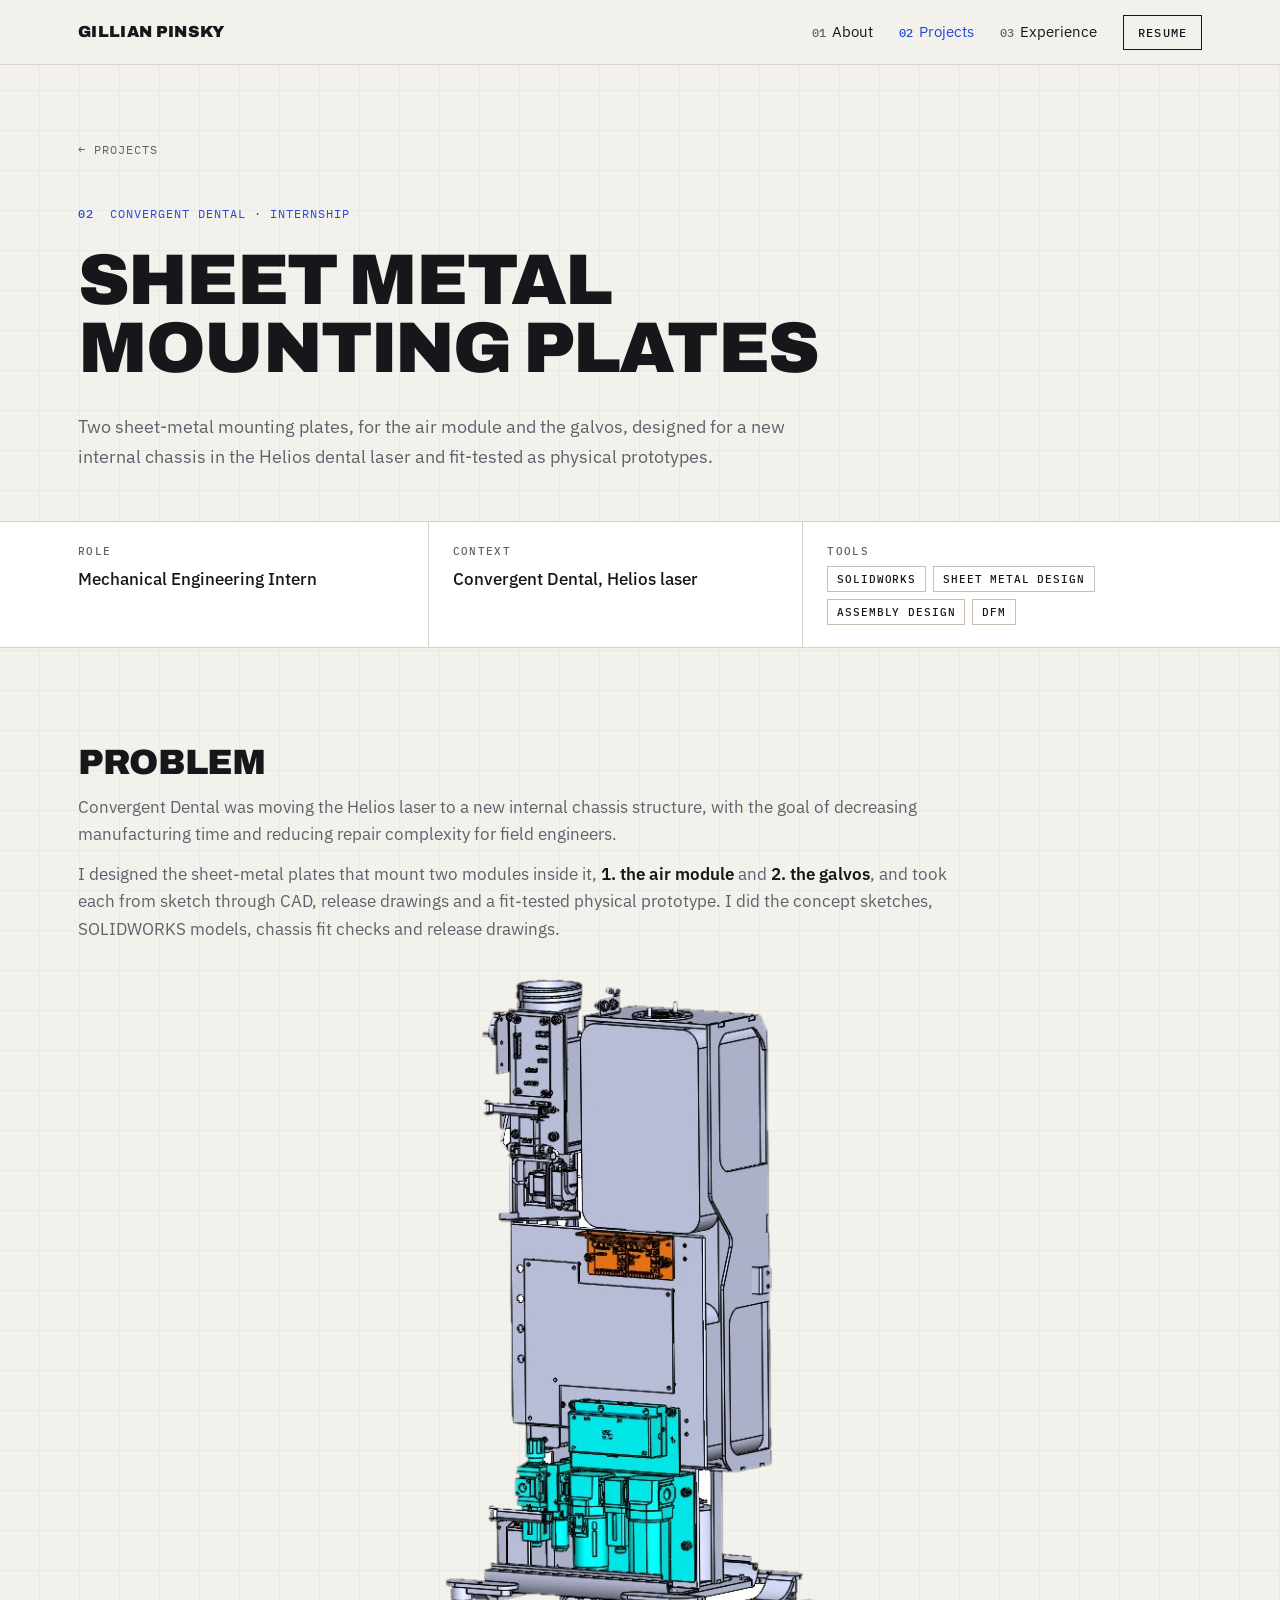
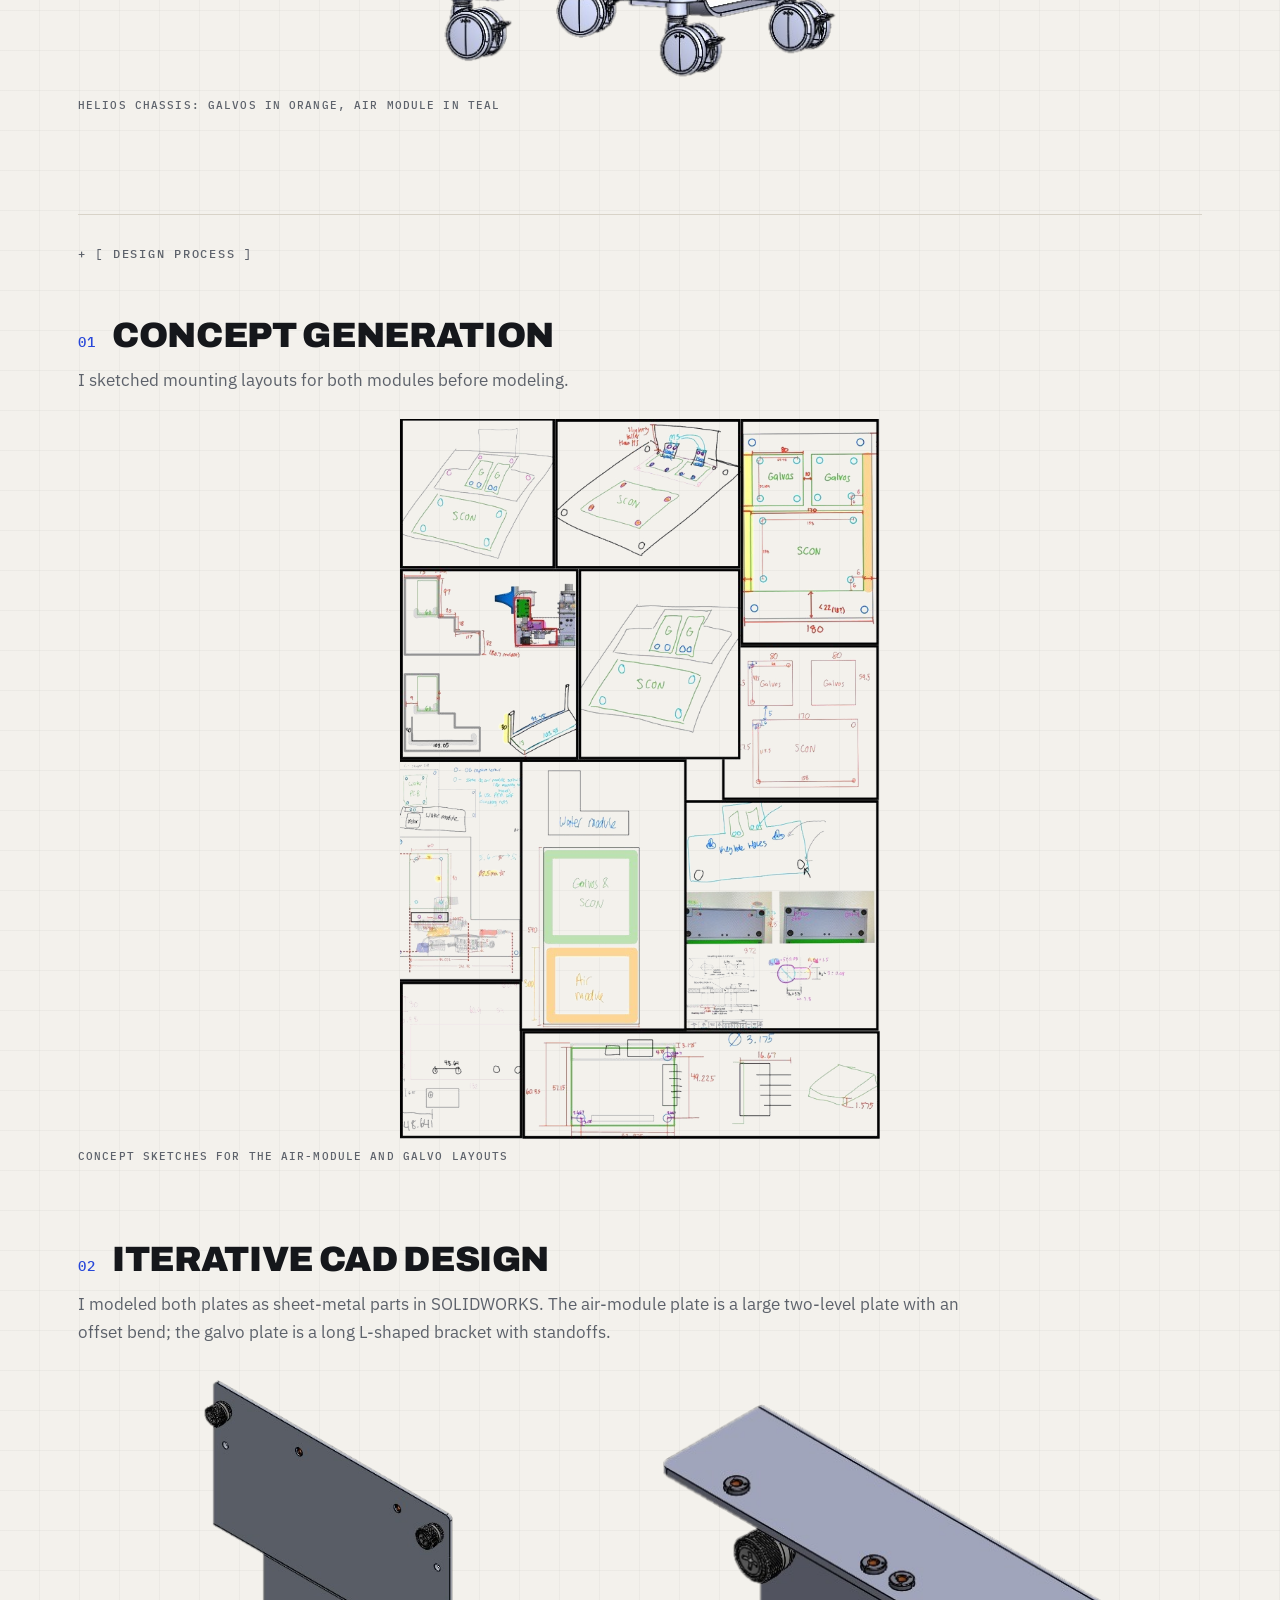
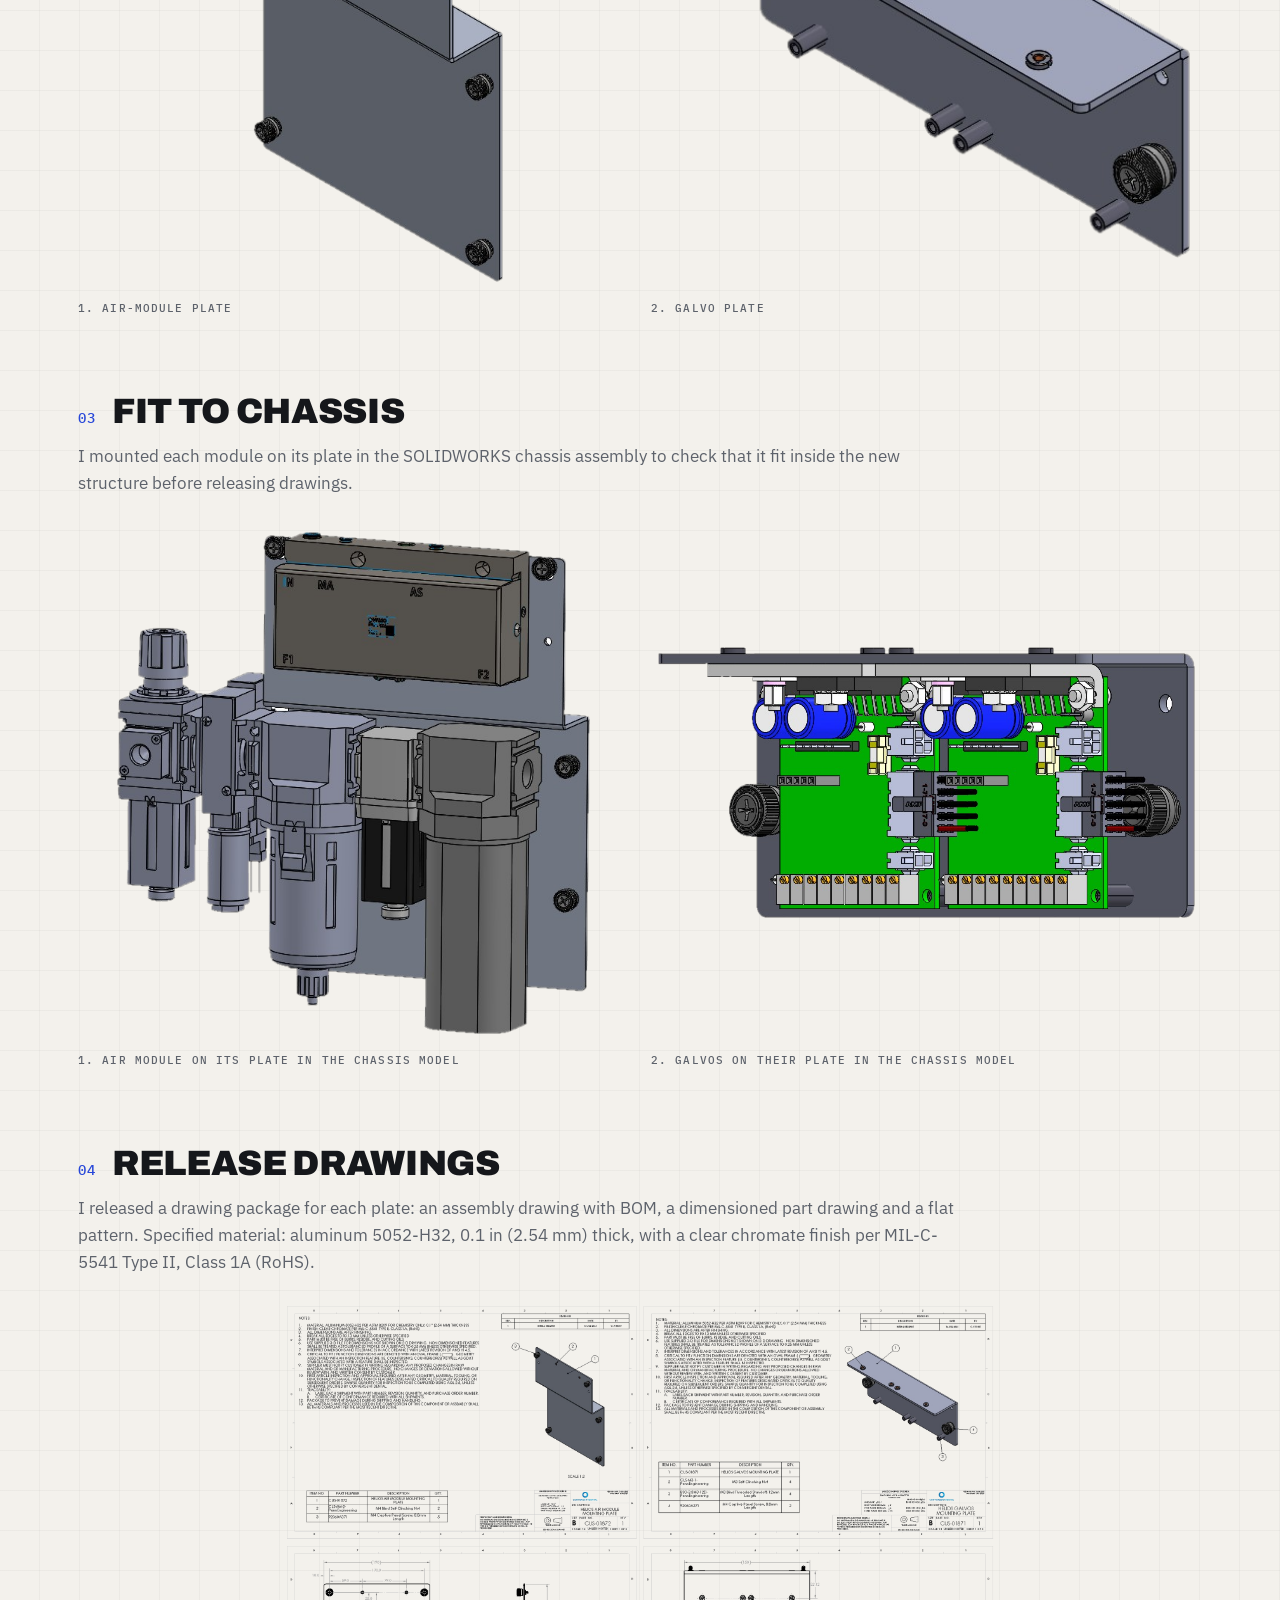
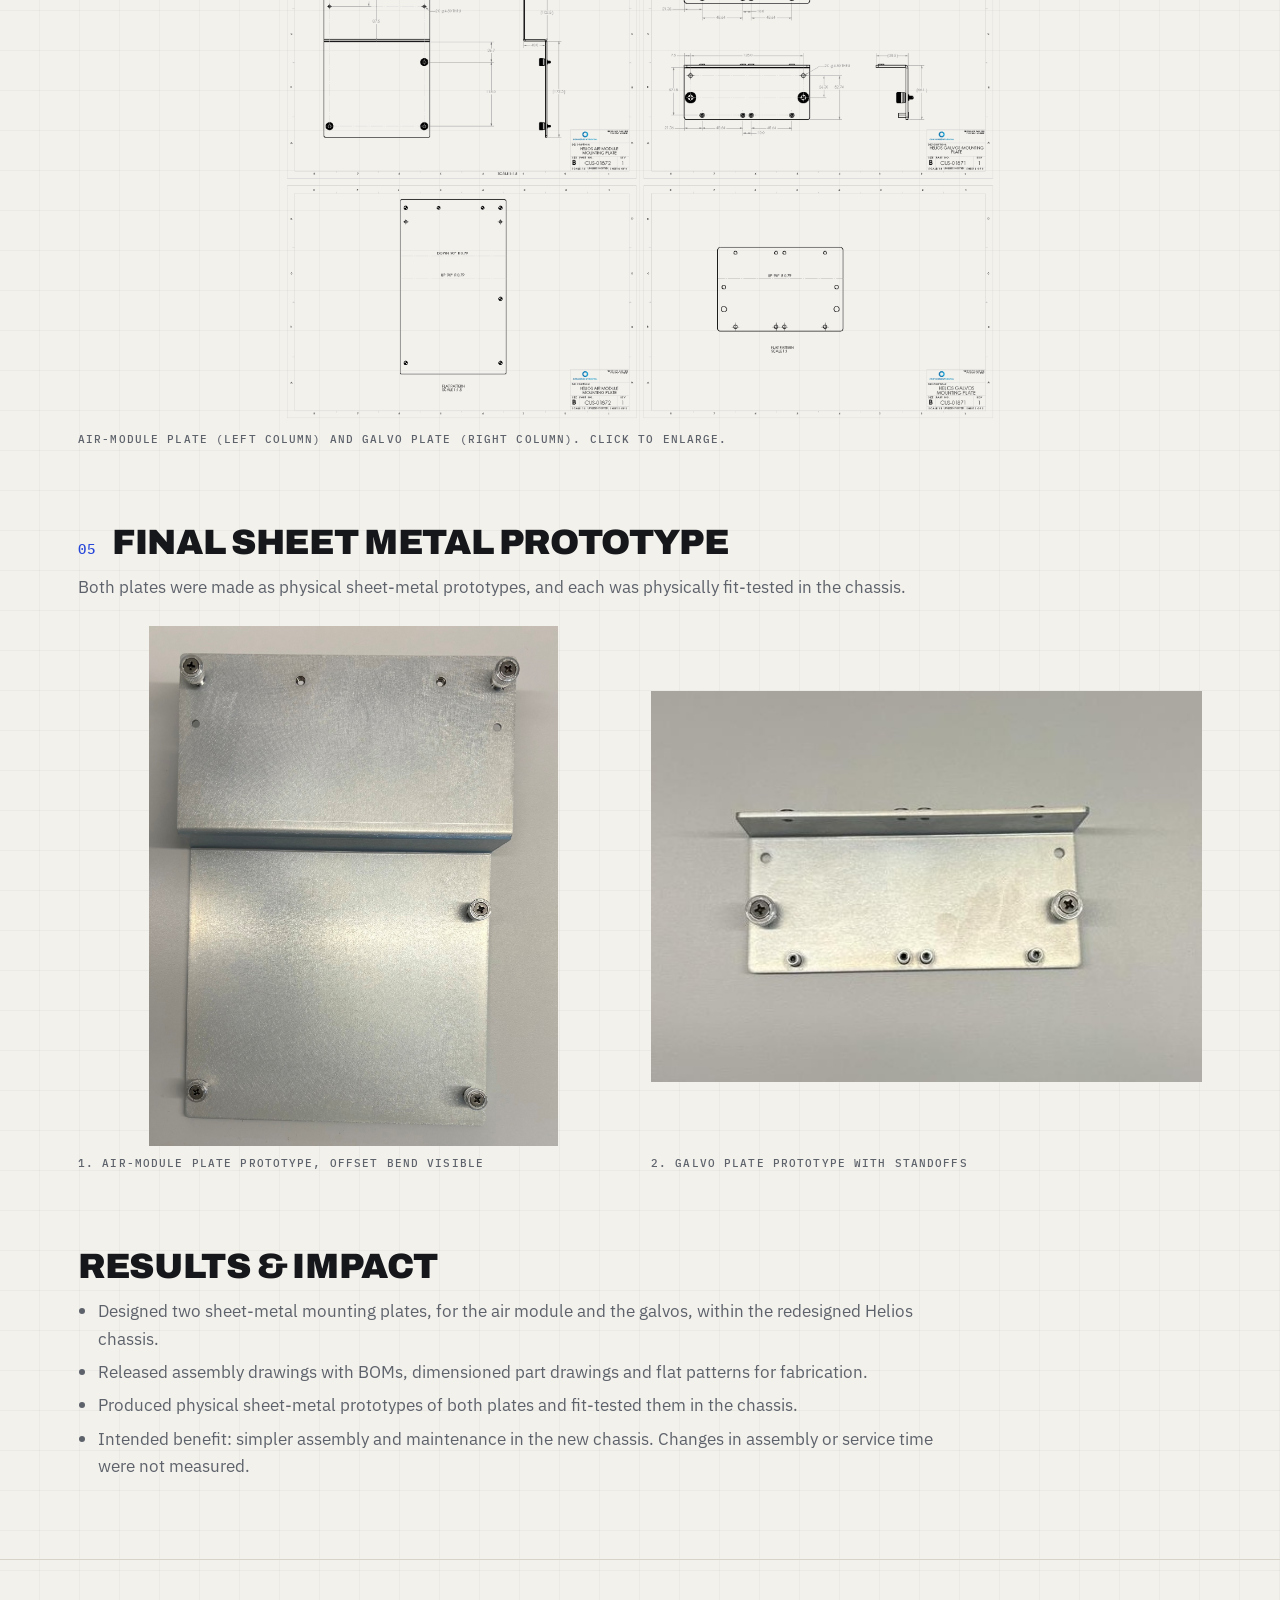
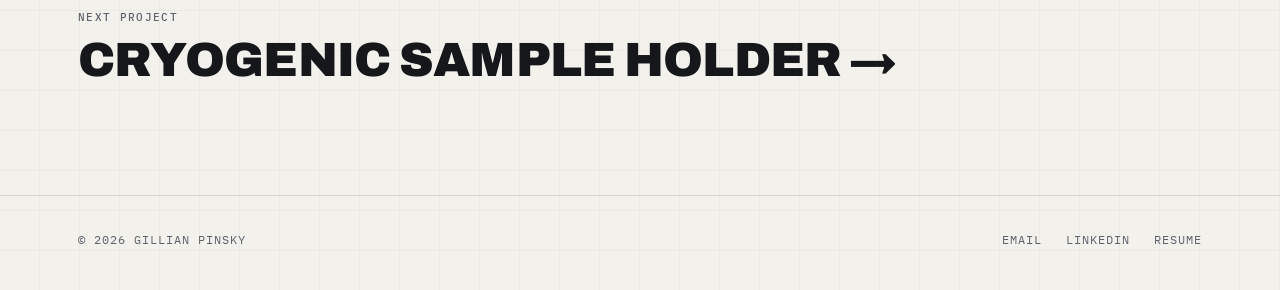
<file: projects/sheet-metal-plates.html>
<!doctype html>
<html lang="en">
<head>
<meta charset="utf-8">
<meta name="viewport" content="width=device-width, initial-scale=1">
<title>Sheet Metal Mounting Plates | Gillian Pinsky</title>
<meta name="description" content="Two aluminum sheet-metal plates that mount the air module and the galvos in a new laser chassis, taken from sketch to fit-tested prototype.">
<meta property="og:title" content="Sheet Metal Mounting Plates | Gillian Pinsky">
<meta property="og:description" content="Two aluminum sheet-metal plates that mount the air module and the galvos in a new laser chassis, taken from sketch to fit-tested prototype.">
<meta property="og:image" content="../assets/float-goat/prototype-front-three-quarter-1.jpg">
<link rel="icon" href="data:image/svg+xml,<svg xmlns='http://www.w3.org/2000/svg' viewBox='0 0 100 100'><rect width='100' height='100' fill='%2314161a'/><text x='50' y='66' font-size='46' text-anchor='middle' fill='%23f2f0eb' font-family='Arial' font-weight='900'>GP</text></svg>">
<link rel="preconnect" href="https://fonts.googleapis.com"><link rel="preconnect" href="https://fonts.gstatic.com" crossorigin><link href="https://fonts.googleapis.com/css2?family=Archivo:wght@500;700;800;900&family=IBM+Plex+Mono:wght@400;500&family=IBM+Plex+Sans:wght@400;500;600&display=swap" rel="stylesheet">
<link rel="stylesheet" href="../css/style.css?v=1794277851">
</head>
<body>
<header class="hdr"><div class="wrap">
  <a class="brand" href="../index.html#top">GILLIAN PINSKY</a>
  <nav><a href="../index.html#about"><i>01</i>About</a><a class="on" href="../index.html#projects"><i>02</i>Projects</a><a href="../index.html#experience"><i>03</i>Experience</a><a class="resume" href="../files/Gillian-Pinsky-Resume.pdf">Resume</a></nav>
</div></header>
<main id="top">
<section class="phero"><div class="wrap">
<a class="back mono" href="../index.html#projects">&larr; PROJECTS</a>
<div class="mono kicker"><b>02</b> &nbsp;CONVERGENT DENTAL &middot; INTERNSHIP</div>
<h1>Sheet Metal Mounting Plates</h1>
<p class="lede">Two sheet-metal mounting plates, for the air module and the galvos, designed for a new internal chassis in the Helios dental laser and fit-tested as physical prototypes.</p>
</div></section>
<section class="facts"><div class="wrap"><div><div class="k">Role</div><div class="v">Mechanical Engineering Intern</div></div><div><div class="k">Context</div><div class="v">Convergent Dental, Helios laser</div></div><div><div class="k">Tools</div><div class="v"><div class="chips"><span>SOLIDWORKS</span><span>Sheet metal design</span><span>Assembly design</span><span>DFM</span></div></div></div></div></section>
<section class="block hero-fig"><div class="wrap"></div></section>
<section class="block"><div class="wrap"><div class="block-text"><h2>Problem</h2><p>Convergent Dental was moving the Helios laser to a new internal chassis structure, with the goal of decreasing manufacturing time and reducing repair complexity for field engineers.</p><p>I designed the sheet-metal plates that mount two modules inside it, <b>1. the air module</b> and <b>2. the galvos</b>, and took each from sketch through CAD, release drawings and a fit-tested physical prototype. I did the concept sketches, SOLIDWORKS models, chassis fit checks and release drawings.</p></div><figure class="fig pad"><a class="frame" href="../assets/plates/chassis-cad.jpg"><img src="../assets/plates/chassis-cad.png" alt="Helios chassis: galvos in orange, air module in teal" loading="lazy"></a><figcaption>Helios chassis: galvos in orange, air module in teal</figcaption></figure></div></section><section class="block"><div class="wrap"><div class="label">+ [ DESIGN PROCESS ]</div></div></section><section class="block"><div class="wrap"><div class="block-text"><h2><span class="num">01</span>Concept Generation</h2><p>I sketched mounting layouts for both modules before modeling.</p></div><figure class="fig pad"><a class="frame" href="../assets/plates/concept-sketches.jpg"><img src="../assets/plates/concept-sketches.png" alt="Concept sketches for the air-module and galvo layouts" loading="lazy"></a><figcaption>Concept sketches for the air-module and galvo layouts</figcaption></figure></div></section><section class="block"><div class="wrap"><div class="block-text"><h2><span class="num">02</span>Iterative CAD Design</h2><p>I modeled both plates as sheet-metal parts in SOLIDWORKS. The air-module plate is a large two-level plate with an offset bend; the galvo plate is a long L-shaped bracket with standoffs.</p></div><div class="figrow n2"><figure class="fig pad"><a class="frame" href="../assets/plates/air-plate-cad.jpg"><img src="../assets/plates/air-plate-cad.png" alt="1. Air-module plate" loading="lazy"></a><figcaption>1. Air-module plate</figcaption></figure><figure class="fig pad"><a class="frame" href="../assets/plates/galvo-plate-cad.jpg"><img src="../assets/plates/galvo-plate-cad.png" alt="2. Galvo plate" loading="lazy"></a><figcaption>2. Galvo plate</figcaption></figure></div></div></section><section class="block"><div class="wrap"><div class="block-text"><h2><span class="num">03</span>Fit to Chassis</h2><p>I mounted each module on its plate in the SOLIDWORKS chassis assembly to check that it fit inside the new structure before releasing drawings.</p></div><div class="figrow n2"><figure class="fig pad"><a class="frame" href="../assets/plates/air-module-cad.jpg"><img src="../assets/plates/air-module-cad.png" alt="1. Air module on its plate in the chassis model" loading="lazy"></a><figcaption>1. Air module on its plate in the chassis model</figcaption></figure><figure class="fig pad"><a class="frame" href="../assets/plates/galvo-module-cad.jpg"><img src="../assets/plates/galvo-module-cad.png" alt="2. Galvos on their plate in the chassis model" loading="lazy"></a><figcaption>2. Galvos on their plate in the chassis model</figcaption></figure></div></div></section><section class="block"><div class="wrap"><div class="block-text"><h2><span class="num">04</span>Release Drawings</h2><p>I released a drawing package for each plate: an assembly drawing with BOM, a dimensioned part drawing and a flat pattern. Specified material: aluminum 5052-H32, 0.1 in (2.54 mm) thick, with a clear chromate finish per MIL-C-5541 Type II, Class 1A (RoHS).</p></div><figure class="fig pad"><a class="frame" href="../assets/plates/release-drawings.jpg"><img src="../assets/plates/release-drawings.png" alt="Air-module plate (left column) and galvo plate (right column). Click to enlarge." loading="lazy"></a><figcaption>Air-module plate (left column) and galvo plate (right column). Click to enlarge.</figcaption></figure></div></section><section class="block"><div class="wrap"><div class="block-text"><h2><span class="num">05</span>Final Sheet Metal Prototype</h2><p>Both plates were made as physical sheet-metal prototypes, and each was physically fit-tested in the chassis.</p></div><div class="figrow n2"><figure class="fig"><a class="frame" href="../assets/plates/air-plate-photo.jpg"><img src="../assets/plates/air-plate-photo.jpg" alt="1. Air-module plate prototype, offset bend visible" loading="lazy"></a><figcaption>1. Air-module plate prototype, offset bend visible</figcaption></figure><figure class="fig"><a class="frame" href="../assets/plates/galvo-plate-photo.jpg"><img src="../assets/plates/galvo-plate-photo.jpg" alt="2. Galvo plate prototype with standoffs" loading="lazy"></a><figcaption>2. Galvo plate prototype with standoffs</figcaption></figure></div></div></section><section class="block"><div class="wrap"><div class="block-text"><h2>Results &amp; Impact</h2><ul><li>Designed two sheet-metal mounting plates, for the air module and the galvos, within the redesigned Helios chassis.</li><li>Released assembly drawings with BOMs, dimensioned part drawings and flat patterns for fabrication.</li><li>Produced physical sheet-metal prototypes of both plates and fit-tested them in the chassis.</li><li>Intended benefit: simpler assembly and maintenance in the new chassis. Changes in assembly or service time were not measured.</li></ul></div></div></section>
<section class="next"><div class="wrap">
<div class="mono k">NEXT PROJECT</div>
<a href="cryogenic-sample-holder.html">Cryogenic Sample Holder &rarr;</a>
</div></section>
</main>
<footer class="ftr"><div class="wrap">
  <div class="mono">&copy; 2026 GILLIAN PINSKY</div>
  <div class="mono links"><a href="mailto:gillianapinsky@gmail.com">EMAIL</a><a href="https://www.linkedin.com/in/gillian-pinsky-1a576a236/">LINKEDIN</a><a href="../files/Gillian-Pinsky-Resume.pdf">RESUME</a></div>
</div></footer>
</body>
</html>
</file>
<file: css/style.css>
/* Gillian Pinsky portfolio, design v2 */
:root{
  --bg:#f3f1ec; --surface:#ffffff; --ink:#15171b; --muted:#5d626b; --line:#d8d3c8; --line2:#c6c0b3;
  --accent:#2747d9; --accent-ink:#ffffff;
  --display:"Archivo",system-ui,sans-serif; --body:"IBM Plex Sans",system-ui,sans-serif; --mono:"IBM Plex Mono",ui-monospace,monospace;
}
*{box-sizing:border-box}
html{scroll-behavior:smooth;scroll-padding-top:80px}
body{margin:0;background:var(--bg);color:var(--ink);font:400 17px/1.6 var(--body);-webkit-font-smoothing:antialiased;
  background-image:linear-gradient(var(--bg) 0 0),repeating-linear-gradient(0deg,transparent 0 39px,rgba(21,23,27,.035) 39px 40px),repeating-linear-gradient(90deg,transparent 0 39px,rgba(21,23,27,.035) 39px 40px);
  background-size:0 0,auto,auto}
img,video{max-width:100%;display:block}
a{color:inherit;text-decoration:none}
.wrap{max-width:1180px;margin:0 auto;padding:0 28px}
.mono{font-family:var(--mono);font-size:.78rem;letter-spacing:.08em;text-transform:uppercase}

/* header */
.hdr{position:sticky;top:0;z-index:20;background:rgba(243,241,236,.92);backdrop-filter:blur(8px);border-bottom:1px solid var(--line)}
.hdr .wrap{display:flex;align-items:center;justify-content:space-between;height:64px}
.brand{font:900 1rem/1 var(--display);letter-spacing:.02em}
.hdr nav{display:flex;align-items:center;gap:26px;font-size:.92rem}
.hdr nav a i{font:500 .72rem var(--mono);color:var(--muted);font-style:normal;margin-right:6px}
.hdr nav a:hover,.hdr nav a.on{color:var(--accent)}
.hdr nav a.on i,.hdr nav a:hover i{color:var(--accent)}
.hdr nav .resume{font:500 .72rem var(--mono);letter-spacing:.1em;text-transform:uppercase;border:1px solid var(--ink);padding:9px 14px}
.hdr nav .resume:hover{background:var(--ink);color:var(--bg)}

/* hero */
.hero{padding:110px 0 80px}
.kicker{color:var(--accent);margin-bottom:22px}
.kicker b{font-weight:500}
.hero h1,.phero h1{font:900 clamp(2.6rem,7.2vw,6rem)/.95 var(--display);text-transform:uppercase;letter-spacing:-.025em;margin:0 0 30px;max-width:13ch}
.phero h1{font-size:clamp(2.3rem,5.6vw,4.6rem);max-width:16ch}
.lede{font-size:1.15rem;color:var(--muted);max-width:40em;margin:0}
.btns{display:flex;flex-wrap:wrap;gap:12px;margin-top:34px}
.btn{font:500 .76rem var(--mono);letter-spacing:.1em;text-transform:uppercase;border:1px solid var(--ink);padding:14px 20px;transition:.15s}
.btn:hover{background:var(--ink);color:var(--bg)}
.btn.solid{background:var(--accent);border-color:var(--accent);color:var(--accent-ink)}
.btn.solid:hover{background:var(--ink);border-color:var(--ink)}

/* facts strip */
.facts{border-top:1px solid var(--line);border-bottom:1px solid var(--line);background:var(--surface)}
.facts .wrap{display:grid;grid-template-columns:repeat(auto-fit,minmax(200px,1fr))}
.facts .wrap>div{padding:22px 24px 22px 0;border-right:1px solid var(--line);margin-right:24px}
.facts .wrap>div:last-child{border-right:0}
.k{font:500 .7rem var(--mono);letter-spacing:.12em;text-transform:uppercase;color:var(--muted);margin-bottom:8px}
.v{font-weight:500}

/* sections */
.sec{padding:90px 0 20px}
.label{font:500 .78rem var(--mono);letter-spacing:.14em;color:var(--muted);margin:0 0 34px}
.chips{display:flex;flex-wrap:wrap;gap:7px}
.chips span{font:500 .68rem var(--mono);letter-spacing:.08em;text-transform:uppercase;border:1px solid var(--line2);background:var(--surface);padding:5px 9px}

/* about */
.about{display:grid;grid-template-columns:260px 1fr 1fr;gap:44px;align-items:start}
.headshot{width:100%;aspect-ratio:4/5;object-fit:cover;border:1px solid var(--line2)}
.prose p{margin:0 0 16px}
.skills .k{margin:0 0 10px}
.skills .chips{margin-bottom:24px}

/* project cards */
.cards{display:grid;grid-template-columns:repeat(2,1fr);gap:28px}
.card{background:var(--surface);border:1px solid var(--line);display:flex;flex-direction:column;transition:.2s}
.card:hover{border-color:var(--ink);transform:translateY(-3px)}
.card:first-child{grid-column:1/-1;display:grid;grid-template-columns:1.35fr 1fr}
.thumb{aspect-ratio:16/10;overflow:hidden;background:#fff;border-bottom:1px solid var(--line)}
.card:first-child .thumb{aspect-ratio:auto;min-height:380px;border-bottom:0;border-right:1px solid var(--line)}
.thumb img{width:100%;height:100%;object-fit:cover;transition:.4s}
.thumb.pad img{object-fit:contain;padding:22px}
.card:hover .thumb img{transform:scale(1.03)}
.card-body{padding:26px 28px 30px}
.card-body .row{display:flex;gap:14px;color:var(--muted);margin-bottom:12px}
.card-body .row b{color:var(--accent);font-weight:500}
.card h3{font:800 1.5rem/1.05 var(--display);text-transform:uppercase;letter-spacing:-.01em;margin:0 0 10px}
.card:first-child h3{font-size:2.1rem}
.card p{color:var(--muted);margin:0 0 18px;font-size:.98rem}

/* experience */
.xp{border-top:1px solid var(--line);margin-bottom:60px}
.xp-row{display:grid;grid-template-columns:220px 1fr;gap:30px;padding:24px 0;border-bottom:1px solid var(--line)}
.xp-row .when{color:var(--muted);padding-top:4px}
.xp-row h3{font:800 1.15rem/1.2 var(--display);text-transform:uppercase;margin:0}
.org{color:var(--accent);font-weight:500;margin:3px 0 6px}
.xp-row p{margin:0;color:var(--muted)}

/* project page */
.phero{padding:70px 0 50px}
.back{display:inline-block;color:var(--muted);margin-bottom:44px}
.back:hover{color:var(--accent)}
.block{padding:56px 0 0}
.block .label{margin:24px 0 0;padding-top:30px;border-top:1px solid var(--line)}
.block-text{max-width:46em;margin-bottom:26px}
.block h2{font:900 clamp(1.5rem,3vw,2.2rem)/1.05 var(--display);text-transform:uppercase;letter-spacing:-.01em;margin:0 0 12px;display:flex;align-items:baseline;gap:16px}
.block h2 .num{font:500 .85rem var(--mono);color:var(--accent);letter-spacing:.08em}
.block-text p{margin:0;color:var(--muted);font-size:1.07rem}
.block-text ul{margin:0;padding-left:1.15em;color:var(--muted);font-size:1.07rem}
.block-text li{margin-bottom:6px}
.hero-fig{padding-top:40px}
.fig{margin:0 0 22px}
.frame{display:flex;align-items:center;justify-content:center;background:var(--surface);border:1px solid var(--line);overflow:hidden}
.fig img,.fig video{width:100%;height:auto;max-height:720px;object-fit:contain}
.fig.pad .frame{padding:28px}
.fig figcaption{font:500 .7rem var(--mono);letter-spacing:.1em;text-transform:uppercase;color:var(--muted);margin-top:10px}
.figrow{display:grid;gap:22px;align-items:stretch}
.figrow.n2{grid-template-columns:1fr 1fr}
.figrow.n3{grid-template-columns:repeat(3,1fr)}
.figrow.n4{grid-template-columns:repeat(4,1fr)}
.figrow .fig{display:flex;flex-direction:column}
.figrow .frame{flex:1;min-height:0}
.figrow .fig img{max-height:520px}
.stats{display:grid;grid-template-columns:repeat(auto-fit,minmax(170px,1fr));border:1px solid var(--line);background:var(--surface);margin-bottom:22px}
.stats>div{padding:22px 24px;border-right:1px solid var(--line)}
.stats>div:last-child{border-right:0}
.stats b{display:block;font:900 2rem/1 var(--display);margin-bottom:6px}
.stats span{font:500 .7rem var(--mono);letter-spacing:.1em;text-transform:uppercase;color:var(--muted)}
.next{margin-top:80px;padding:50px 0;border-top:1px solid var(--line)}
.next .k{margin-bottom:12px}
.next a{font:900 clamp(1.6rem,4vw,3rem)/1 var(--display);text-transform:uppercase;letter-spacing:-.015em}
.next a:hover{color:var(--accent)}

/* footer */
.ftr{border-top:1px solid var(--line);padding:34px 0 40px;margin-top:60px;color:var(--muted)}
.ftr .wrap{display:flex;justify-content:space-between;gap:20px;flex-wrap:wrap}
.ftr .links{display:flex;gap:24px}
.ftr a:hover{color:var(--accent)}

@media (max-width:900px){
  .about{grid-template-columns:1fr}
  .headshot{max-width:260px}
  .cards{grid-template-columns:1fr}
  .card:first-child{grid-template-columns:1fr}
  .card:first-child .thumb{min-height:0;aspect-ratio:16/10;border-right:0;border-bottom:1px solid var(--line)}
  .figrow.n3,.figrow.n4{grid-template-columns:1fr 1fr}
  .xp-row{grid-template-columns:1fr;gap:6px}
}
@media (max-width:640px){
  .wrap{padding:0 16px}
  .hdr nav{gap:14px;font-size:.85rem}
  .hdr nav a i,.hdr nav .resume{display:none}
  .hero{padding:70px 0 50px}
  .figrow.n2,.figrow.n3,.figrow.n4{grid-template-columns:1fr}
  .stats{grid-template-columns:1fr}
  .stats>div{border-right:0;border-bottom:1px solid var(--line)}
  .facts .wrap>div{border-right:0;border-bottom:1px solid var(--line);margin-right:0}
}
.fig.small img{width:auto;max-width:min(100%,560px);margin:0 auto}
.card:first-child .thumb{aspect-ratio:4/3;min-height:0}
.card:first-child .card-body{align-self:center;padding:40px}
/* detail content */
.block-text{max-width:52em}
.block-text p+p{margin-top:12px}
.block-text ol{margin:0;padding-left:1.3em;color:var(--muted);font-size:1.07rem}
.block-text ol li{margin-bottom:6px}
.block-text b{color:var(--ink);font-weight:600}
.block-text ul+p,.block-text .table-wrap+p,.block-text p+ul,.block-text p+.table-wrap,.block-text ul+.table-wrap{margin-top:14px}
.note{font-size:.95rem!important;margin-top:12px!important}
.table-wrap{overflow-x:auto;margin-top:14px;border:1px solid var(--line);background:var(--surface)}
table{border-collapse:collapse;width:100%;font-size:.95rem}
th{font:500 .68rem var(--mono);letter-spacing:.1em;text-transform:uppercase;color:var(--muted);text-align:left;padding:12px 16px;border-bottom:1px solid var(--line)}
td{padding:12px 16px;border-bottom:1px solid var(--line);vertical-align:top}
tr:last-child td{border-bottom:0}
.ok{color:#1d7a46;font-weight:600}
.miss{color:#b3261e;font-weight:600}
.callout{font:500 .9rem var(--mono);background:var(--surface);border:1px solid var(--line);border-left:3px solid var(--accent);padding:14px 18px;margin:14px 0}
.fig video{max-height:none}
.block-text .btns{margin-top:18px}
.block-text .table-wrap+ul{margin-top:14px}
.spec{color:#8a5a00;font-weight:600}

/* 2026-11-10 Gillian: no white boxes behind images; images sit on the page background */
.frame{background:transparent;border:0}
.fig.pad .frame{padding:0}
.thumb{background:var(--bg)}
.card:first-child .thumb{background:var(--bg)}
.subhead{font:800 1.35rem/1.1 var(--display);text-transform:uppercase;letter-spacing:-.01em;margin:40px 0 16px}
.after-figs{margin-top:8px;max-width:52em}
</file>
